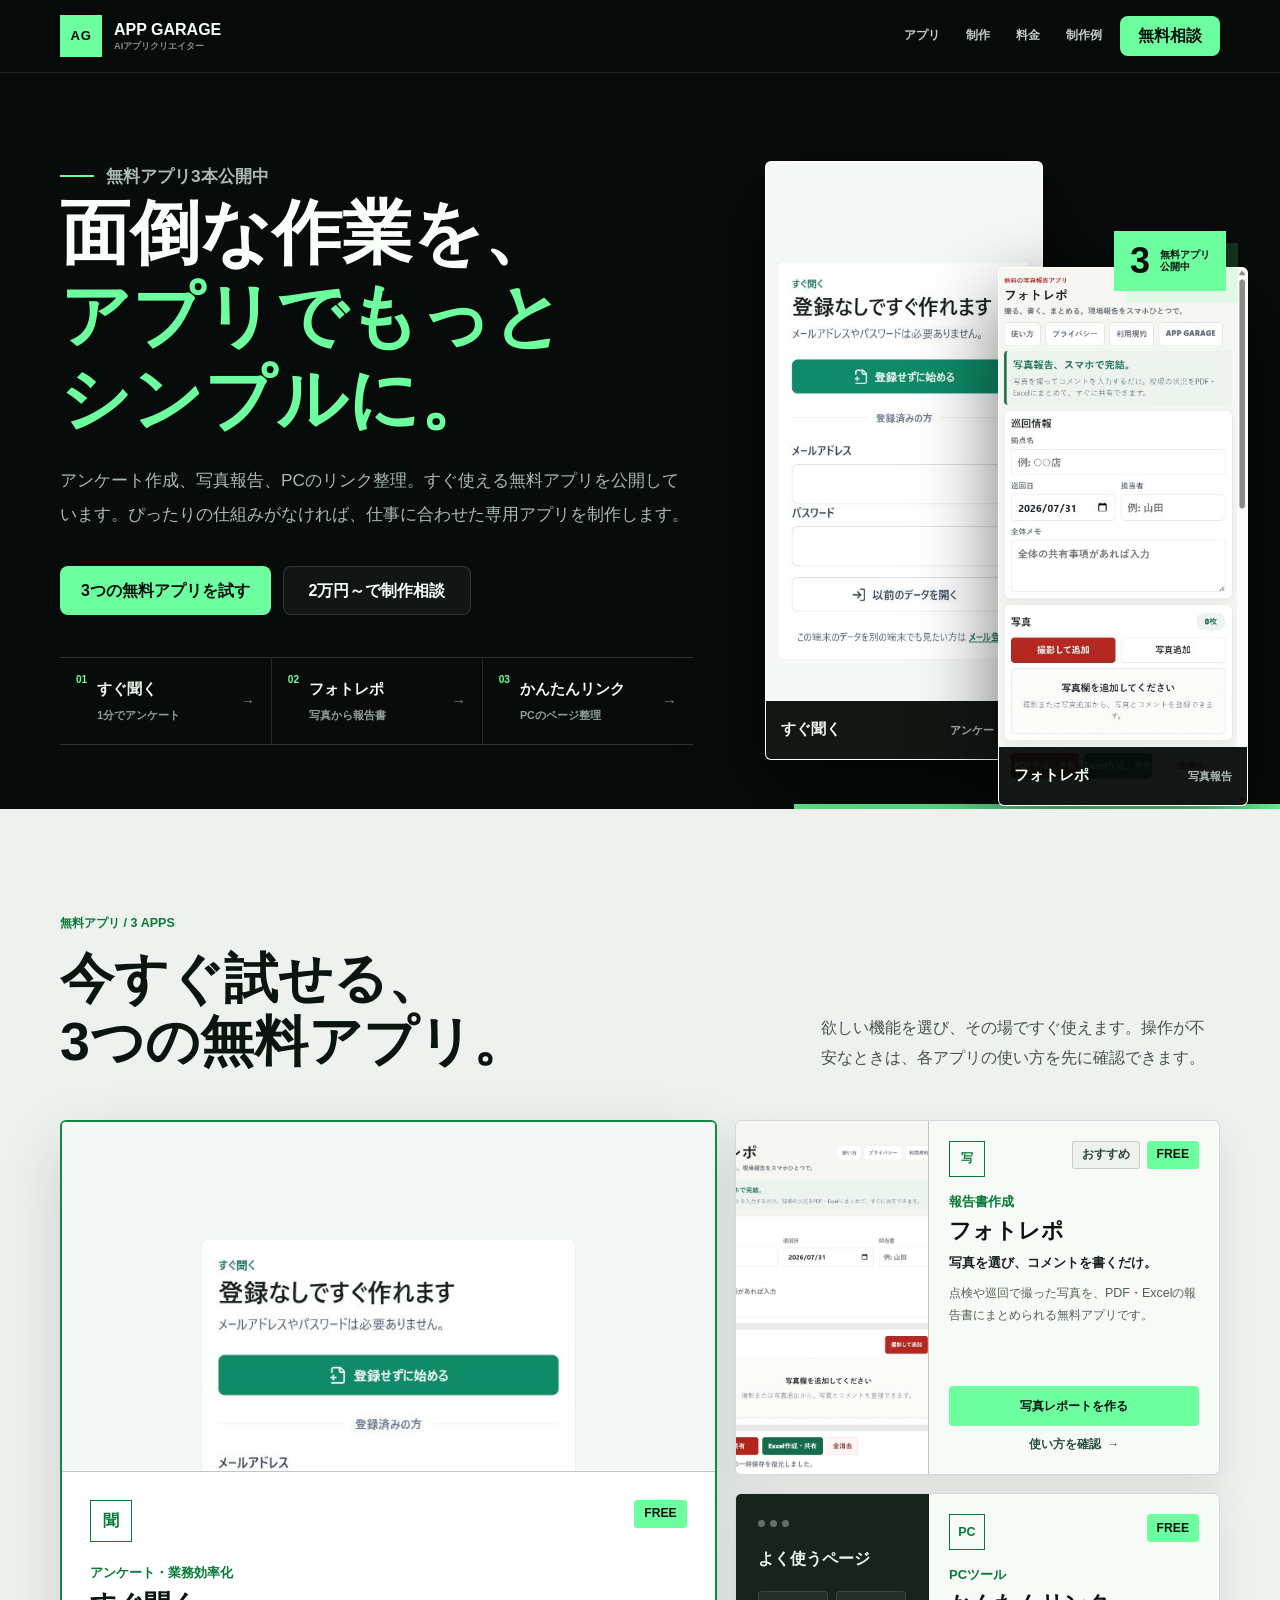
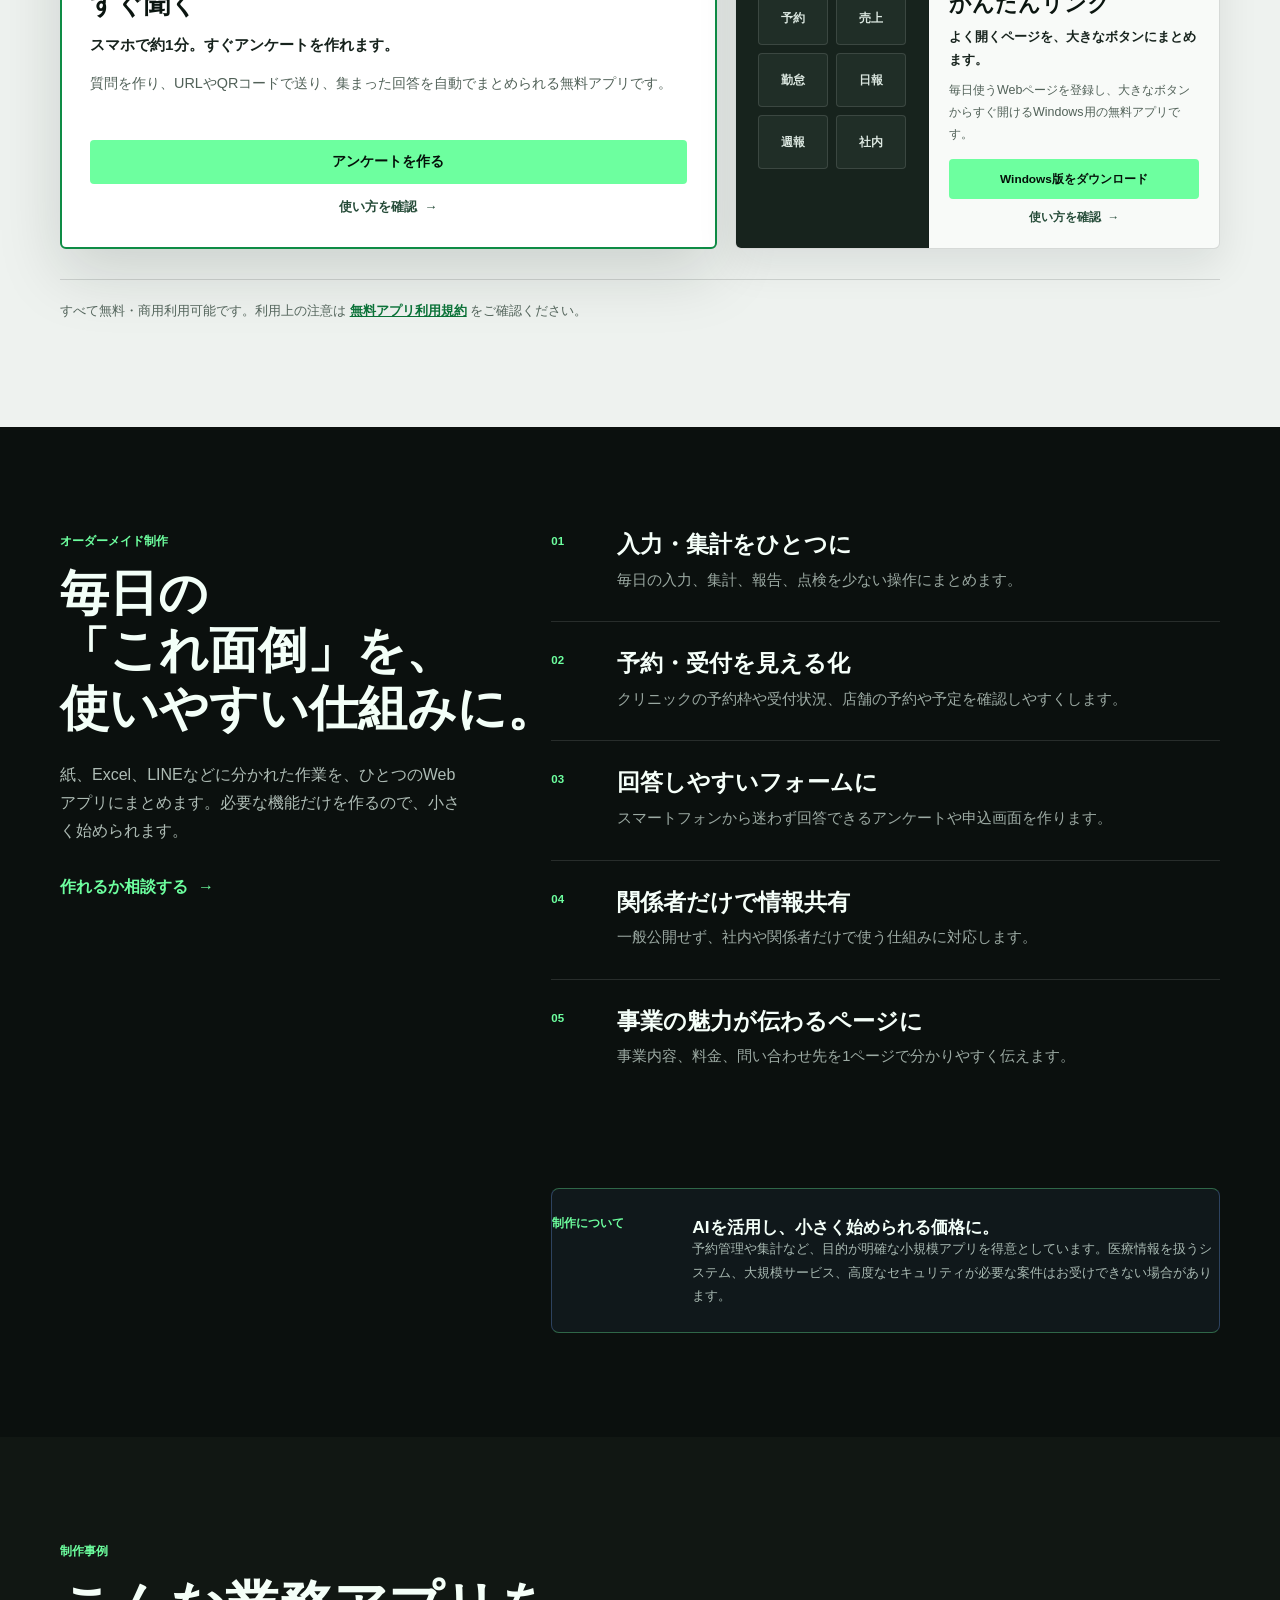
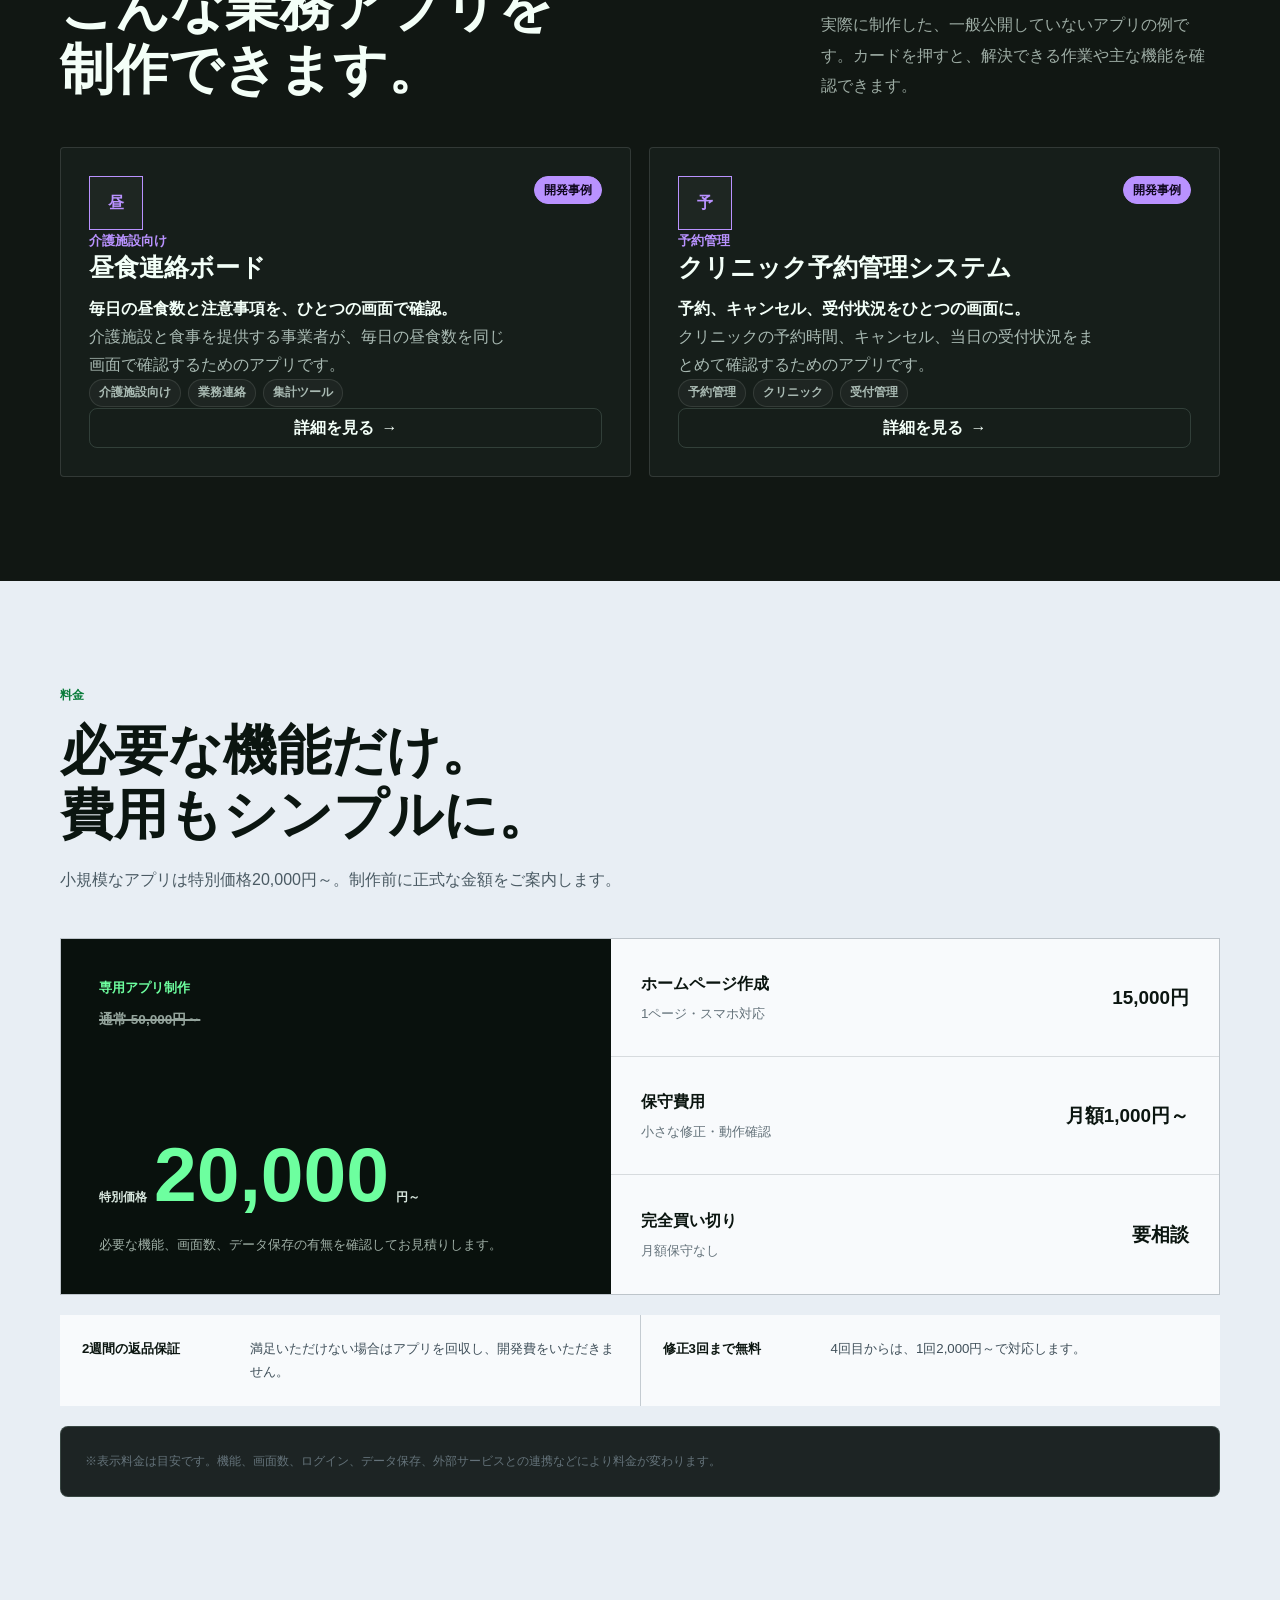
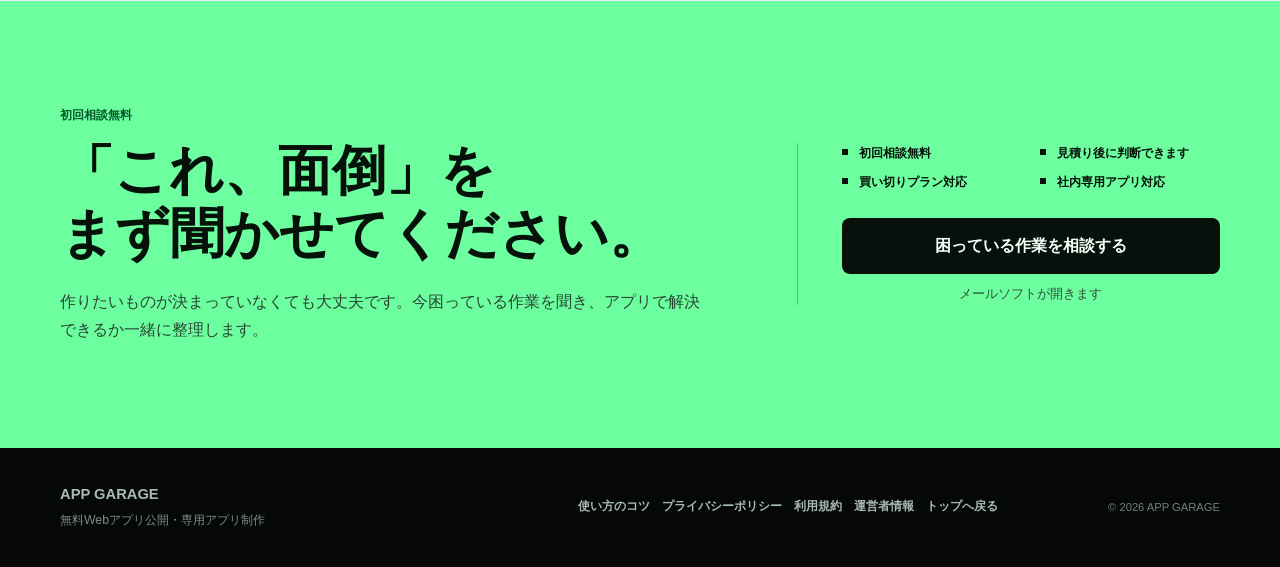
<file: index.html>
<!DOCTYPE html>
<html lang="ja">
  <head>
    <meta charset="utf-8">
    <meta name="viewport" content="width=device-width, initial-scale=1">
    <title>APP GARAGE｜無料アプリ公開・オリジナルアプリ開発</title>
    <meta
      name="description"
      content="AIアプリクリエイターが、スマートフォンですぐ使える無料Webアプリを公開しています。企業、店舗、介護施設、クリニック、個人事業主向けの専用アプリ開発やホームページ作成にも対応します。"
    >
    <meta property="og:type" content="website">
    <meta property="og:title" content="APP GARAGE｜無料アプリ公開・オリジナルアプリ開発">
    <meta
      property="og:description"
      content="無料Webアプリの公開と、企業・店舗・介護施設・クリニック・個人事業主向けの専用アプリ開発に対応しています。"
    >
    <meta property="og:site_name" content="APP GARAGE">
    <meta name="theme-color" content="#050807">
    <meta name="google-adsense-account" content="ca-pub-1847456128680028">
    <link rel="canonical" href="https://app-garage.pages.dev/">
    <link rel="icon" href="assets/icons/favicon.svg" type="image/svg+xml">
    <link rel="stylesheet" href="styles.css?v=20260731-impact">
    <script src="js/app-data.js?v=20260731-impact" defer></script>
    <script src="script.js?v=20260731-impact" defer></script>
    <script type="application/ld+json">
      {
        "@context": "https://schema.org",
        "@type": "WebSite",
        "name": "APP GARAGE",
        "url": "https://app-garage.pages.dev/",
        "description": "無料Webアプリの公開と、企業・店舗・施設・個人事業主向けのオリジナルアプリ開発を行っています。",
        "publisher": {
          "@type": "Organization",
          "name": "APP GARAGE",
          "url": "https://app-garage.pages.dev/",
          "email": "maruw@outlook.jp"
        }
      }
    </script>
  </head>
  <body class="home-page">
    <a class="skip-link" href="#main">本文へ移動</a>

    <header class="site-header" aria-label="サイトヘッダー">
      <div class="header-inner">
        <a class="brand" href="#top" aria-label="APP GARAGEトップへ">
          <span class="brand-mark" aria-hidden="true">AG</span>
          <span class="brand-lockup">
            <span class="brand-text" data-site-name>APP GARAGE</span>
            <small>AIアプリクリエイター</small>
          </span>
        </a>

        <nav class="site-nav" aria-label="メインメニュー">
          <a href="#free-apps">アプリ</a>
          <a href="#service">制作</a>
          <a href="#pricing">料金</a>
          <a href="#case-studies">制作例</a>
        </nav>

        <a class="nav-button" href="#contact">無料相談</a>
      </div>
    </header>

    <main id="main">
      <section class="home-hero" id="top" aria-labelledby="hero-title">
        <div class="home-hero-inner section-shell">
          <div class="hero-copy reveal">
            <p class="hero-eyebrow"><span aria-hidden="true"></span>無料アプリ3本公開中</p>
            <h1 id="hero-title">面倒な作業を、<br><em>アプリでもっと<br>シンプルに。</em></h1>
            <p class="hero-lead">
              アンケート作成、写真報告、PCのリンク整理。すぐ使える無料アプリを公開しています。ぴったりの仕組みがなければ、仕事に合わせた専用アプリを制作します。
            </p>
            <div class="hero-actions" role="group" aria-label="主要リンク">
              <a class="button button-primary" href="#free-apps">3つの無料アプリを試す</a>
              <a class="button button-secondary" href="#contact">2万円～で制作相談</a>
            </div>
            <nav class="hero-app-rail" id="heroAppRail" aria-label="公開中の無料アプリ"></nav>
          </div>

          <div class="hero-gallery reveal">
            <figure class="hero-screen hero-screen-main">
              <img
                src="assets/images/sugukiku-home.png"
                alt="無料アンケートアプリ「すぐ聞く」の登録画面"
                width="390"
                height="844"
              >
              <figcaption><strong>すぐ聞く</strong><span>アンケート作成</span></figcaption>
            </figure>
            <figure class="hero-screen hero-screen-sub">
              <img
                src="assets/images/photorepo-home.png"
                alt="写真付き報告書アプリ「フォトレポ」の入力画面"
                width="390"
                height="844"
              >
              <figcaption><strong>フォトレポ</strong><span>写真報告</span></figcaption>
            </figure>
            <p class="hero-gallery-label"><strong>3</strong><span>無料アプリ<br>公開中</span></p>
          </div>
        </div>
      </section>

      <section class="home-apps" id="free-apps" aria-labelledby="free-title">
        <div class="section-shell">
          <div class="home-section-heading reveal">
            <div>
              <p class="section-kicker">無料アプリ / 3 APPS</p>
              <h2 id="free-title">今すぐ試せる、<br>3つの無料アプリ。</h2>
            </div>
            <p>
              欲しい機能を選び、その場ですぐ使えます。操作が不安なときは、各アプリの使い方を先に確認できます。
            </p>
          </div>
          <div class="free-app-grid" id="freeAppGrid" aria-live="polite"></div>
          <p class="free-use-note reveal">
            すべて無料・商用利用可能です。利用上の注意は
            <a href="terms.html">無料アプリ利用規約</a>
            をご確認ください。
          </p>
        </div>
      </section>

      <section class="home-service" id="service" aria-labelledby="service-title">
        <div class="section-shell">
          <div class="service-intro reveal">
            <p class="section-kicker">オーダーメイド制作</p>
            <h2 id="service-title">毎日の「これ面倒」を、<br>使いやすい仕組みに。</h2>
            <p>
              紙、Excel、LINEなどに分かれた作業を、ひとつのWebアプリにまとめます。必要な機能だけを作るので、小さく始められます。
            </p>
            <a class="text-link" href="#contact">作れるか相談する <span aria-hidden="true">→</span></a>
          </div>

          <ol class="service-menu" aria-label="制作できるもの">
            <li class="reveal">
              <span>01</span>
              <div>
                <h3>入力・集計をひとつに</h3>
                <p>毎日の入力、集計、報告、点検を少ない操作にまとめます。</p>
              </div>
            </li>
            <li class="reveal">
              <span>02</span>
              <div>
                <h3>予約・受付を見える化</h3>
                <p>クリニックの予約枠や受付状況、店舗の予約や予定を確認しやすくします。</p>
              </div>
            </li>
            <li class="reveal">
              <span>03</span>
              <div>
                <h3>回答しやすいフォームに</h3>
                <p>スマートフォンから迷わず回答できるアンケートや申込画面を作ります。</p>
              </div>
            </li>
            <li class="reveal">
              <span>04</span>
              <div>
                <h3>関係者だけで情報共有</h3>
                <p>一般公開せず、社内や関係者だけで使う仕組みに対応します。</p>
              </div>
            </li>
            <li class="reveal">
              <span>05</span>
              <div>
                <h3>事業の魅力が伝わるページに</h3>
                <p>事業内容、料金、問い合わせ先を1ページで分かりやすく伝えます。</p>
              </div>
            </li>
          </ol>

          <aside class="scope-note reveal" aria-labelledby="scope-title">
            <p class="scope-label">制作について</p>
            <div>
              <h3 id="scope-title">AIを活用し、小さく始められる価格に。</h3>
              <p>
                予約管理や集計など、目的が明確な小規模アプリを得意としています。医療情報を扱うシステム、大規模サービス、高度なセキュリティが必要な案件はお受けできない場合があります。
              </p>
            </div>
          </aside>
        </div>
      </section>

      <section class="home-cases apps-section" id="case-studies" aria-labelledby="case-title">
        <div class="section-shell">
          <div class="home-section-heading reveal">
            <div>
              <p class="section-kicker">制作事例</p>
              <h2 id="case-title">こんな業務アプリを<br>制作できます。</h2>
            </div>
            <p>
              実際に制作した、一般公開していないアプリの例です。カードを押すと、解決できる作業や主な機能を確認できます。
            </p>
          </div>
          <div class="case-grid" id="caseStudyGrid" aria-live="polite"></div>
        </div>
      </section>

      <section class="home-pricing" id="pricing" aria-labelledby="pricing-title">
        <div class="section-shell">
          <div class="pricing-heading reveal">
            <p class="section-kicker">料金</p>
            <h2 id="pricing-title"><span>必要な機能だけ。</span> <span>費用もシンプルに。</span></h2>
            <p>小規模なアプリは特別価格20,000円～。制作前に正式な金額をご案内します。</p>
          </div>

          <div class="pricing-layout">
            <article class="price-main reveal">
              <div>
                <p>専用アプリ制作</p>
                <span class="regular-price">通常 50,000円～</span>
              </div>
              <strong><small>特別価格</small>20,000<small>円～</small></strong>
              <p>必要な機能、画面数、データ保存の有無を確認してお見積りします。</p>
            </article>

            <div class="price-list reveal">
              <article>
                <div><span>ホームページ作成</span><small>1ページ・スマホ対応</small></div>
                <strong>15,000円</strong>
              </article>
              <article>
                <div><span>保守費用</span><small>小さな修正・動作確認</small></div>
                <strong>月額1,000円～</strong>
              </article>
              <article>
                <div><span>完全買い切り</span><small>月額保守なし</small></div>
                <strong>要相談</strong>
              </article>
            </div>
          </div>

          <div class="price-assurance reveal">
            <p><strong>2週間の返品保証</strong><span>満足いただけない場合はアプリを回収し、開発費をいただきません。</span></p>
            <p><strong>修正3回まで無料</strong><span>4回目からは、1回2,000円～で対応します。</span></p>
          </div>
          <p class="price-note reveal">
            ※表示料金は目安です。機能、画面数、ログイン、データ保存、外部サービスとの連携などにより料金が変わります。
          </p>
        </div>
      </section>

      <section class="home-contact" id="contact" aria-labelledby="contact-title">
        <div class="section-shell contact-layout">
          <div class="reveal">
            <p class="section-kicker">初回相談無料</p>
            <h2 id="contact-title">「これ、面倒」を<br>まず聞かせてください。</h2>
            <p>
              作りたいものが決まっていなくても大丈夫です。今困っている作業を聞き、アプリで解決できるか一緒に整理します。
            </p>
          </div>
          <div class="contact-action reveal">
            <ul>
              <li>初回相談無料</li>
              <li>見積り後に判断できます</li>
              <li>買い切りプラン対応</li>
              <li>社内専用アプリ対応</li>
            </ul>
            <a class="button button-contact" href="#" data-contact-link>困っている作業を相談する</a>
            <small>メールソフトが開きます</small>
          </div>
        </div>
      </section>
    </main>

    <footer class="site-footer">
      <div class="footer-inner">
        <div>
          <p><strong data-site-name>APP GARAGE</strong></p>
          <small>無料Webアプリ公開・専用アプリ制作</small>
        </div>
        <nav class="footer-links" aria-label="フッターリンク">
          <a href="guides/">使い方のコツ</a>
          <a href="privacy.html">プライバシーポリシー</a>
          <a href="terms.html">利用規約</a>
          <a href="operator.html">運営者情報</a>
          <a class="top-link" href="#top">トップへ戻る</a>
        </nav>
        <p class="footer-copy">&copy; <span id="copyrightYear">2026</span> <span data-site-name>APP GARAGE</span></p>
      </div>
    </footer>

    <div class="modal" id="appModal" hidden aria-hidden="true">
      <div class="modal-backdrop" data-modal-close></div>
      <section
        class="modal-panel"
        role="dialog"
        aria-modal="true"
        aria-labelledby="modalTitle"
        aria-describedby="modalDescription"
        tabindex="-1"
      >
        <button class="modal-close" type="button" aria-label="詳細を閉じる" data-modal-close>×</button>
        <div class="modal-heading">
          <span class="modal-icon" id="modalIcon" aria-hidden="true">AG</span>
          <div>
            <p class="modal-category" id="modalCategory">カテゴリ</p>
            <h2 id="modalTitle">アプリ名</h2>
          </div>
        </div>
        <p class="status-pill" id="modalStatus">開発事例</p>
        <p id="modalDescription"></p>
        <div class="modal-usage" id="modalUsage" hidden></div>
        <div class="modal-free-terms" id="modalFreeTerms" hidden>
          <h3>無料アプリを使うときのお願い</h3>
          <ul>
            <li>無料で利用できます。仕事やお店での利用も可能です。</li>
            <li>利用中のトラブルやデータの損失について、APP GARAGEは補償できません。</li>
            <li>アプリを書き換えて配布・販売することはできません。</li>
            <li>ご自身が開発したものとして紹介・販売することはできません。</li>
            <li>機能追加や専用版をご希望の場合はお問い合わせください。</li>
          </ul>
        </div>
        <div class="modal-detail-grid" id="modalDetails"></div>
        <div class="modal-tags" id="modalTags"></div>
        <p class="case-note" id="caseNote" hidden>
          ※これは制作例です。現在は一般公開していません。同じような仕組みを、お客様の仕事に合わせて制作できます。
        </p>
        <a class="button button-primary modal-open-link" id="modalOpenLink" hidden></a>
      </section>
    </div>
  </body>
</html>
</file>
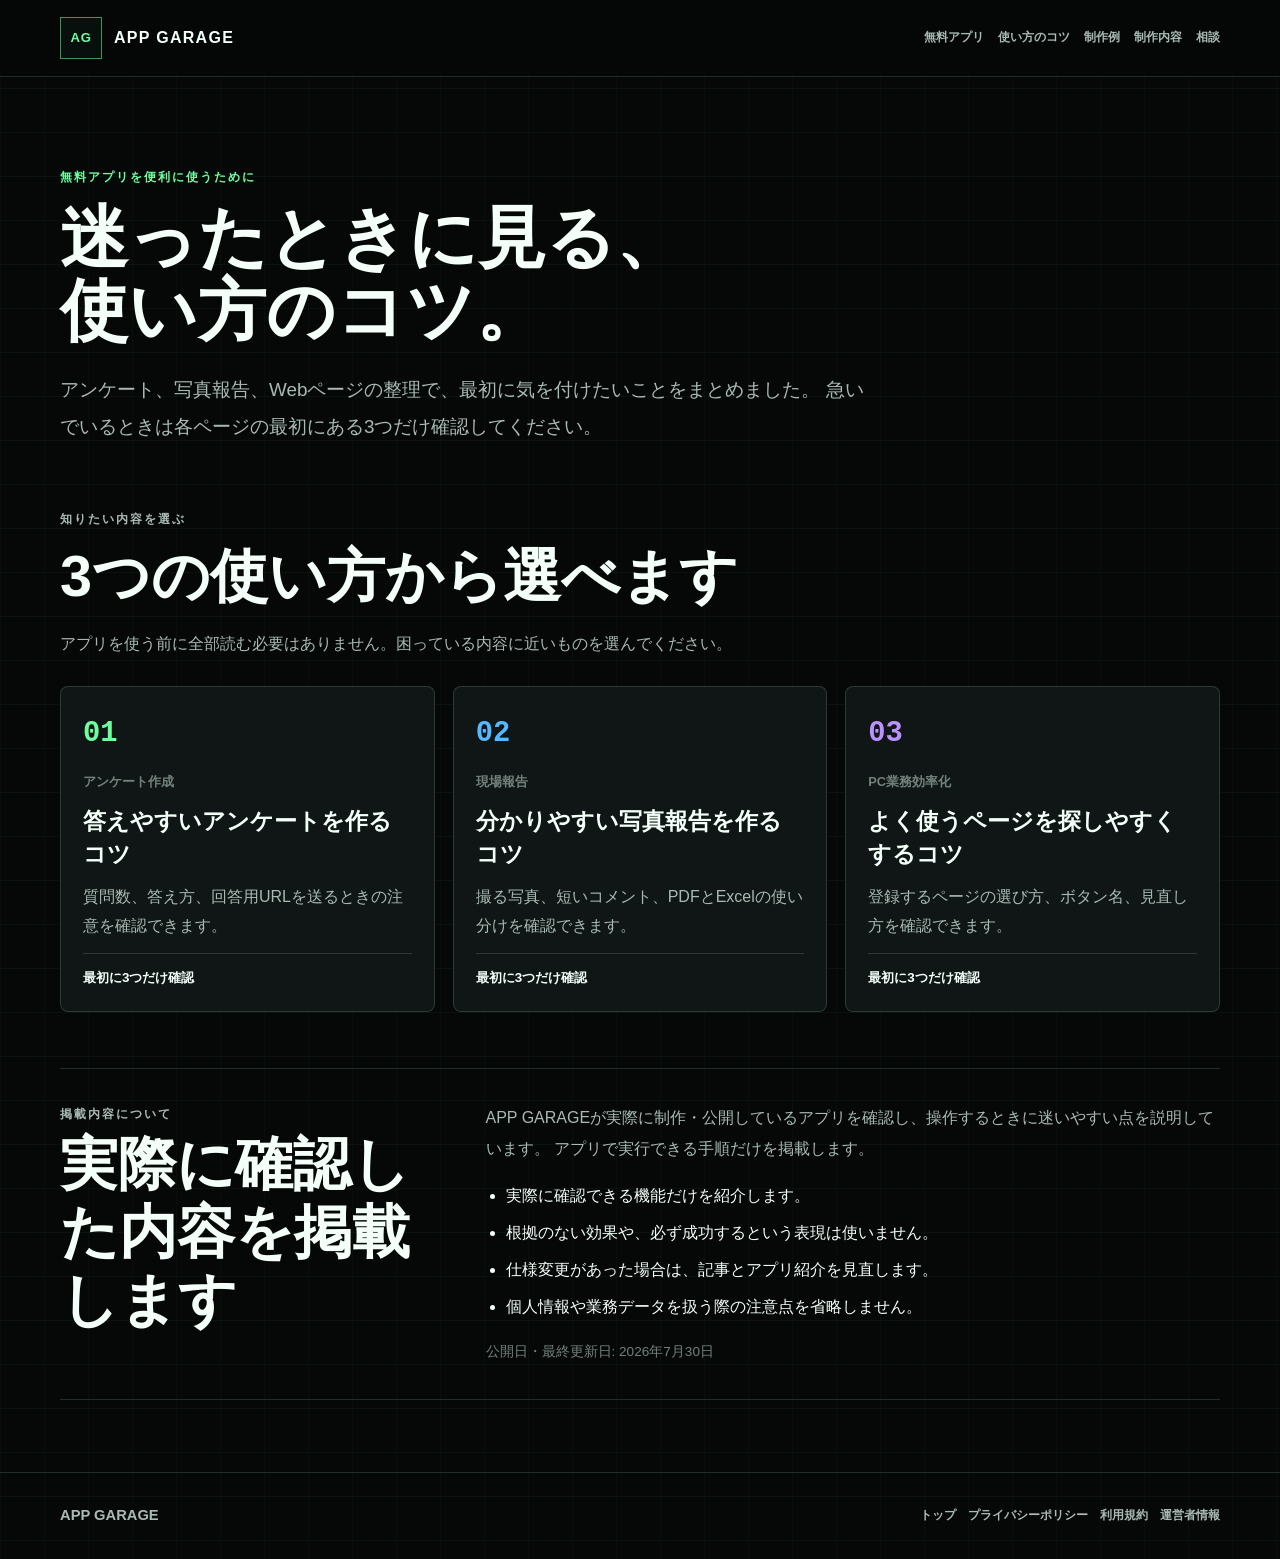
<file: guides/index.html>
<!DOCTYPE html>
<html lang="ja">
  <head>
    <meta charset="utf-8">
    <meta name="viewport" content="width=device-width, initial-scale=1">
    <title>無料アプリを便利に使うコツ｜APP GARAGE</title>
    <meta
      name="description"
      content="アンケート作成、写真報告、Webページ整理で迷いやすい点を、分かりやすく説明します。"
    >
    <meta property="og:type" content="website">
    <meta property="og:title" content="無料アプリを便利に使うコツ｜APP GARAGE">
    <meta
      property="og:description"
      content="無料アプリを仕事や日常で役立てるための、具体的な手順とチェックポイントをまとめています。"
    >
    <meta property="og:site_name" content="APP GARAGE">
    <meta name="theme-color" content="#050807">
    <meta name="google-adsense-account" content="ca-pub-1847456128680028">
    <link rel="canonical" href="https://app-garage.pages.dev/guides/">
    <link rel="icon" href="../assets/icons/favicon.svg" type="image/svg+xml">
    <link rel="stylesheet" href="../styles.css?v=20260730-copy2">
    <script type="application/ld+json">
      {
        "@context": "https://schema.org",
        "@type": "CollectionPage",
        "name": "APP GARAGE 無料アプリを便利に使うコツ",
        "description": "APP GARAGEが開発した無料アプリを仕事や日常で活用するためのオリジナルガイドです。",
        "url": "https://app-garage.pages.dev/guides/",
        "publisher": {
          "@type": "Organization",
          "name": "APP GARAGE",
          "url": "https://app-garage.pages.dev/"
        }
      }
    </script>
  </head>
  <body>
    <a class="skip-link" href="#main">本文へ移動</a>

    <header class="site-header" aria-label="サイトヘッダー">
      <div class="header-inner">
        <a class="brand" href="../">
          <span class="brand-mark" aria-hidden="true">AG</span>
          <span class="brand-text">APP GARAGE</span>
        </a>
        <nav class="site-nav" aria-label="メインメニュー">
          <a href="../#free-apps">無料アプリ</a>
          <a href="./" aria-current="page">使い方のコツ</a>
          <a href="../#case-studies">制作例</a>
          <a href="../#service">制作内容</a>
          <a href="../#contact">相談</a>
        </nav>
      </div>
    </header>

    <main id="main" class="guide-page section-shell">
      <section class="guide-hub-hero">
        <p class="section-kicker">無料アプリを便利に使うために</p>
        <h1>迷ったときに見る、<br>使い方のコツ。</h1>
        <p>
          アンケート、写真報告、Webページの整理で、最初に気を付けたいことをまとめました。
          急いでいるときは各ページの最初にある3つだけ確認してください。
        </p>
      </section>

      <section aria-labelledby="guide-list-title">
        <div class="section-heading">
          <p class="section-kicker">知りたい内容を選ぶ</p>
          <h2 id="guide-list-title">3つの使い方から選べます</h2>
          <p>アプリを使う前に全部読む必要はありません。困っている内容に近いものを選んでください。</p>
        </div>

        <div class="guide-grid">
          <a class="guide-card" href="./smart-survey.html">
            <span class="guide-number">01</span>
            <p class="guide-category">アンケート作成</p>
            <h2>答えやすいアンケートを作るコツ</h2>
            <p>質問数、答え方、回答用URLを送るときの注意を確認できます。</p>
            <span class="guide-read">最初に3つだけ確認</span>
          </a>

          <a class="guide-card" href="./photo-report.html">
            <span class="guide-number">02</span>
            <p class="guide-category">現場報告</p>
            <h2>分かりやすい写真報告を作るコツ</h2>
            <p>撮る写真、短いコメント、PDFとExcelの使い分けを確認できます。</p>
            <span class="guide-read">最初に3つだけ確認</span>
          </a>

          <a class="guide-card" href="./pc-shortcuts.html">
            <span class="guide-number">03</span>
            <p class="guide-category">PC業務効率化</p>
            <h2>よく使うページを探しやすくするコツ</h2>
            <p>登録するページの選び方、ボタン名、見直し方を確認できます。</p>
            <span class="guide-read">最初に3つだけ確認</span>
          </a>
        </div>
      </section>

      <section class="editorial-note" aria-labelledby="editorial-title">
        <div>
          <p class="section-kicker">掲載内容について</p>
          <h2 id="editorial-title">実際に確認した内容を掲載します</h2>
        </div>
        <div>
          <p>
            APP GARAGEが実際に制作・公開しているアプリを確認し、操作するときに迷いやすい点を説明しています。
            アプリで実行できる手順だけを掲載します。
          </p>
          <ul>
            <li>実際に確認できる機能だけを紹介します。</li>
            <li>根拠のない効果や、必ず成功するという表現は使いません。</li>
            <li>仕様変更があった場合は、記事とアプリ紹介を見直します。</li>
            <li>個人情報や業務データを扱う際の注意点を省略しません。</li>
          </ul>
          <p class="guide-updated">公開日・最終更新日: 2026年7月30日</p>
        </div>
      </section>
    </main>

    <footer class="site-footer">
      <div class="footer-inner">
        <p><strong>APP GARAGE</strong></p>
        <nav class="footer-links" aria-label="フッターリンク">
          <a href="../">トップ</a>
          <a href="../privacy.html">プライバシーポリシー</a>
          <a href="../terms.html">利用規約</a>
          <a href="../operator.html">運営者情報</a>
        </nav>
      </div>
    </footer>
  </body>
</html>
</file>
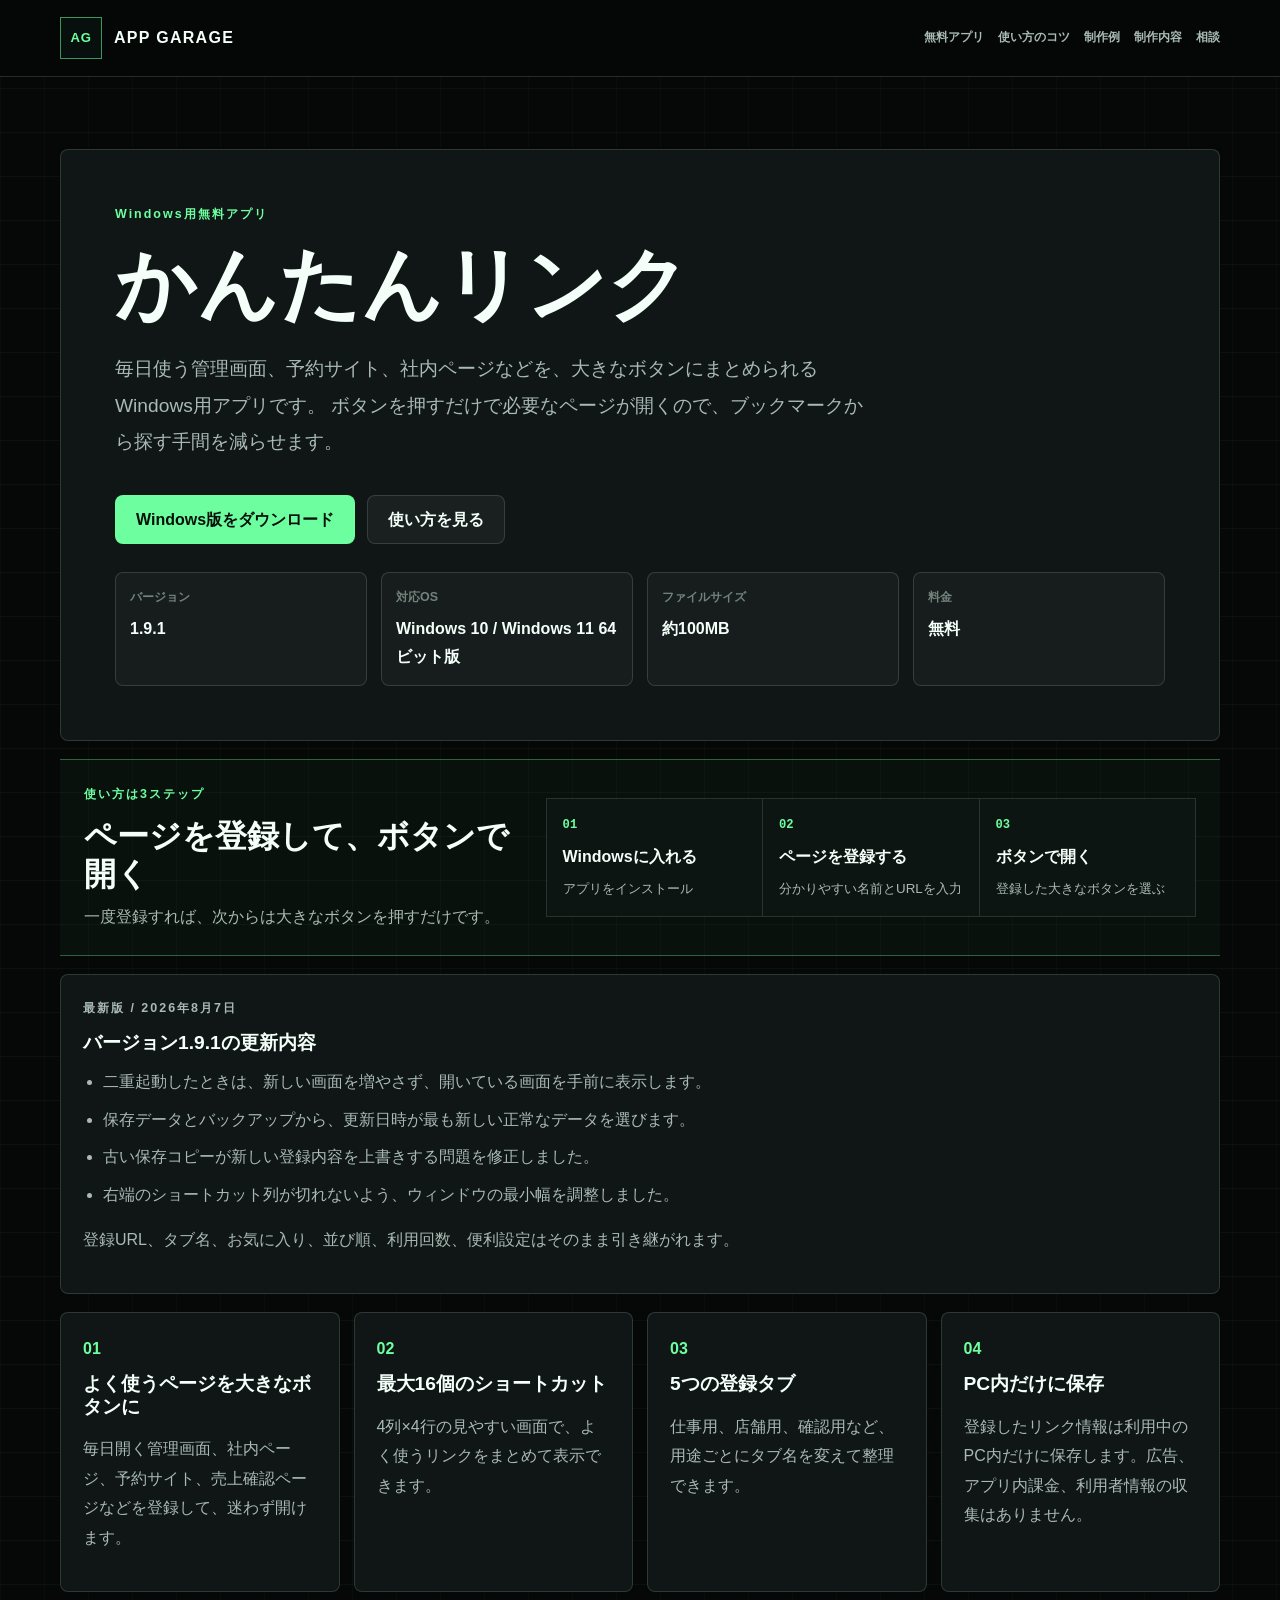
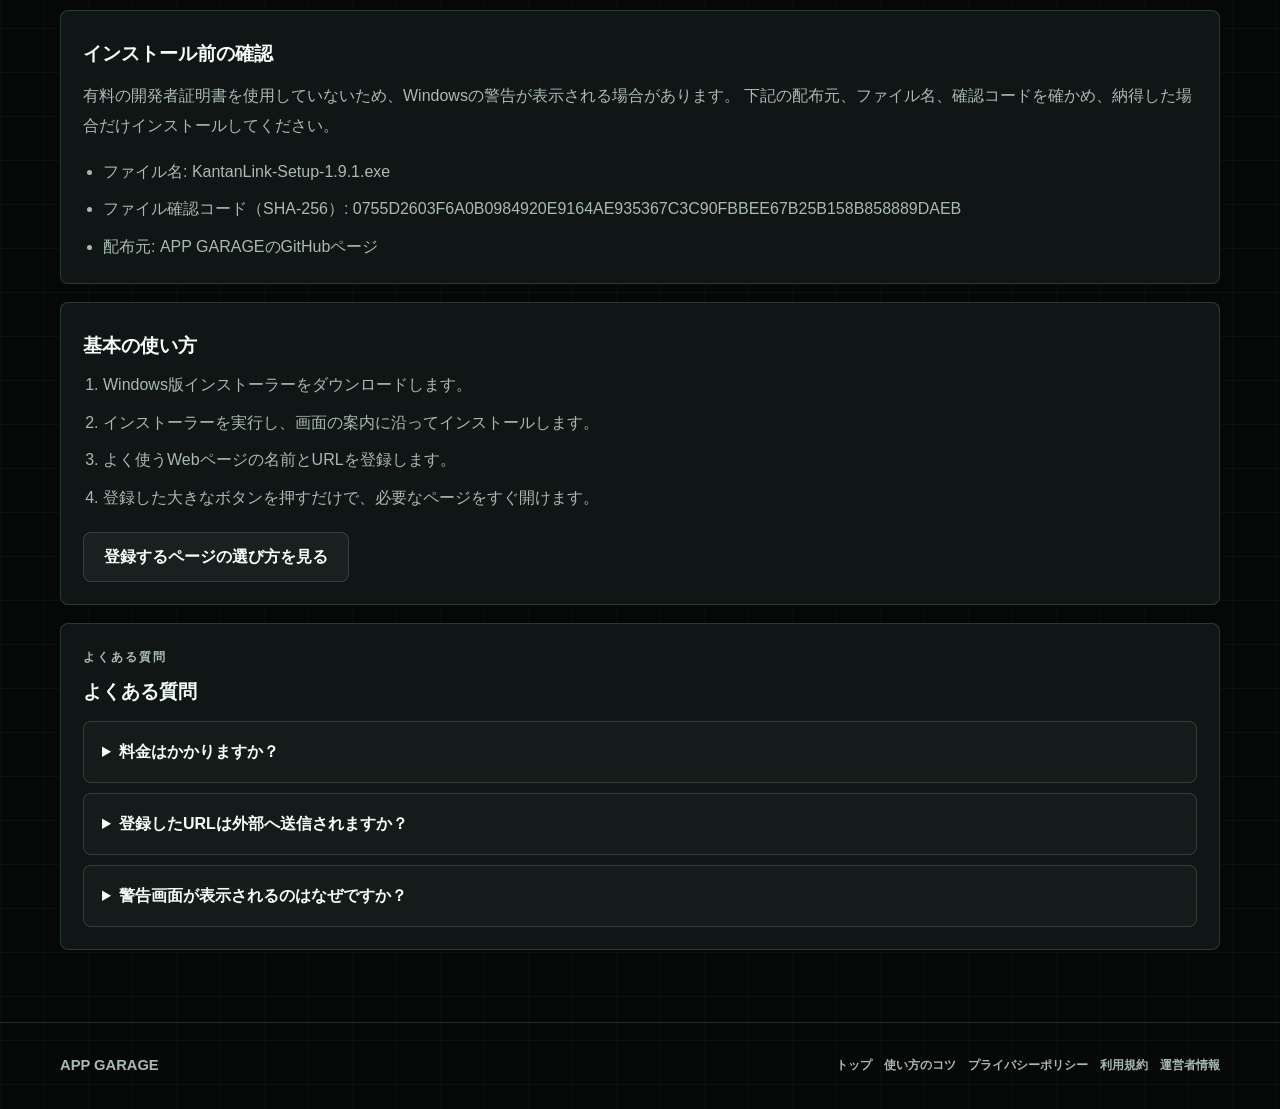
<file: kantanlink/index.html>
<!DOCTYPE html>
<html lang="ja">
  <head>
    <meta charset="utf-8">
    <meta name="viewport" content="width=device-width, initial-scale=1">
    <title>かんたんリンク｜PC用ショートカットアプリ</title>
    <meta
      name="description"
      content="よく使うWebページを、大きく見やすいボタンからすぐ開けるWindows用の無料ショートカットアプリです。Windows 10 / 11に対応しています。"
    >
    <meta property="og:type" content="website">
    <meta property="og:title" content="かんたんリンク｜PC用ショートカットアプリ">
    <meta property="og:description" content="よく使うWebページを大きなボタンからすぐ開ける、Windows用の無料ショートカットアプリです。">
    <meta property="og:site_name" content="APP GARAGE">
    <meta name="theme-color" content="#050807">
    <meta name="google-adsense-account" content="ca-pub-1847456128680028">
    <link rel="canonical" href="https://app-garage.pages.dev/kantanlink/">
    <link rel="icon" href="../assets/icons/favicon.svg" type="image/svg+xml">
    <link rel="stylesheet" href="../styles.css?v=20260730-copy2">
    <script type="application/ld+json">
      {
        "@context": "https://schema.org",
        "@type": "SoftwareApplication",
        "name": "かんたんリンク",
        "description": "よく使うWebページを大きなボタンから開けるWindows用の無料ショートカットアプリです。",
        "url": "https://app-garage.pages.dev/kantanlink/",
        "downloadUrl": "https://github.com/maruw501/app-garage/releases/download/kantanlink-v1.9.1/KantanLink-Setup-1.9.1.exe",
        "softwareVersion": "1.9.1",
        "dateModified": "2026-08-07",
        "releaseNotes": "https://github.com/maruw501/app-garage/releases/tag/kantanlink-v1.9.1",
        "applicationCategory": "UtilitiesApplication",
        "operatingSystem": "Windows 10, Windows 11",
        "offers": {
          "@type": "Offer",
          "price": "0",
          "priceCurrency": "JPY"
        },
        "publisher": {
          "@type": "Organization",
          "name": "APP GARAGE",
          "url": "https://app-garage.pages.dev/"
        }
      }
    </script>
  </head>
  <body>
    <a class="skip-link" href="#main">本文へ移動</a>

    <header class="site-header" aria-label="サイトヘッダー">
      <div class="header-inner">
        <a class="brand" href="../">
          <span class="brand-mark" aria-hidden="true">AG</span>
          <span class="brand-text">APP GARAGE</span>
        </a>
        <nav class="site-nav" aria-label="メインメニュー">
          <a href="../#free-apps">無料アプリ</a>
          <a href="../guides/">使い方のコツ</a>
          <a href="../#case-studies">制作例</a>
          <a href="../#service">制作内容</a>
          <a href="../#contact">相談</a>
        </nav>
      </div>
    </header>

    <main id="main" class="product-page section-shell">
      <section class="product-hero">
        <p class="section-kicker">Windows用無料アプリ</p>
        <h1>かんたんリンク</h1>
        <p class="product-lead">
          毎日使う管理画面、予約サイト、社内ページなどを、大きなボタンにまとめられるWindows用アプリです。
          ボタンを押すだけで必要なページが開くので、ブックマークから探す手間を減らせます。
        </p>
        <div class="hero-actions">
          <a
            class="button button-primary"
            href="https://github.com/maruw501/app-garage/releases/download/kantanlink-v1.9.1/KantanLink-Setup-1.9.1.exe"
          >
            Windows版をダウンロード
          </a>
          <a class="button button-secondary" href="#usage">使い方を見る</a>
        </div>
        <dl class="download-meta">
          <div>
            <dt>バージョン</dt>
            <dd>1.9.1</dd>
          </div>
          <div>
            <dt>対応OS</dt>
            <dd>Windows 10 / Windows 11 64ビット版</dd>
          </div>
          <div>
            <dt>ファイルサイズ</dt>
            <dd>約100MB</dd>
          </div>
          <div>
            <dt>料金</dt>
            <dd>無料</dd>
          </div>
        </dl>
      </section>

      <section class="product-quick-start" aria-labelledby="kantanlink-quick-title">
        <div>
          <p class="section-kicker">使い方は3ステップ</p>
          <h2 id="kantanlink-quick-title">ページを登録して、ボタンで開く</h2>
          <p>一度登録すれば、次からは大きなボタンを押すだけです。</p>
        </div>
        <ol>
          <li><span>01</span><strong>Windowsに入れる</strong><small>アプリをインストール</small></li>
          <li><span>02</span><strong>ページを登録する</strong><small>分かりやすい名前とURLを入力</small></li>
          <li><span>03</span><strong>ボタンで開く</strong><small>登録した大きなボタンを選ぶ</small></li>
        </ol>
      </section>

      <section class="product-detail-card" aria-labelledby="update-title">
        <p class="section-kicker">最新版 / 2026年8月7日</p>
        <h2 id="update-title">バージョン1.9.1の更新内容</h2>
        <ul>
          <li>二重起動したときは、新しい画面を増やさず、開いている画面を手前に表示します。</li>
          <li>保存データとバックアップから、更新日時が最も新しい正常なデータを選びます。</li>
          <li>古い保存コピーが新しい登録内容を上書きする問題を修正しました。</li>
          <li>右端のショートカット列が切れないよう、ウィンドウの最小幅を調整しました。</li>
        </ul>
        <p>登録URL、タブ名、お気に入り、並び順、利用回数、便利設定はそのまま引き継がれます。</p>
      </section>

      <section class="product-grid" aria-label="かんたんリンクの特徴">
        <article class="product-card">
          <span>01</span>
          <h2>よく使うページを大きなボタンに</h2>
          <p>毎日開く管理画面、社内ページ、予約サイト、売上確認ページなどを登録して、迷わず開けます。</p>
        </article>
        <article class="product-card">
          <span>02</span>
          <h2>最大16個のショートカット</h2>
          <p>4列×4行の見やすい画面で、よく使うリンクをまとめて表示できます。</p>
        </article>
        <article class="product-card">
          <span>03</span>
          <h2>5つの登録タブ</h2>
          <p>仕事用、店舗用、確認用など、用途ごとにタブ名を変えて整理できます。</p>
        </article>
        <article class="product-card">
          <span>04</span>
          <h2>PC内だけに保存</h2>
          <p>登録したリンク情報は利用中のPC内だけに保存します。広告、アプリ内課金、利用者情報の収集はありません。</p>
        </article>
      </section>

      <section class="product-detail-card" aria-labelledby="install-title">
        <h2 id="install-title">インストール前の確認</h2>
        <p>
          有料の開発者証明書を使用していないため、Windowsの警告が表示される場合があります。
          下記の配布元、ファイル名、確認コードを確かめ、納得した場合だけインストールしてください。
        </p>
        <ul>
          <li>ファイル名: KantanLink-Setup-1.9.1.exe</li>
          <li>ファイル確認コード（SHA-256）: 0755D2603F6A0B0984920E9164AE935367C3C90FBBEE67B25B158B858889DAEB</li>
          <li>配布元: APP GARAGEのGitHubページ</li>
        </ul>
      </section>

      <section class="product-detail-card" id="usage" aria-labelledby="usage-title">
        <h2 id="usage-title">基本の使い方</h2>
        <ol>
          <li>Windows版インストーラーをダウンロードします。</li>
          <li>インストーラーを実行し、画面の案内に沿ってインストールします。</li>
          <li>よく使うWebページの名前とURLを登録します。</li>
          <li>登録した大きなボタンを押すだけで、必要なページをすぐ開けます。</li>
        </ol>
        <div class="info-actions">
          <a class="button button-secondary" href="../guides/pc-shortcuts.html">登録するページの選び方を見る</a>
        </div>
      </section>

      <section class="product-detail-card" aria-labelledby="kantanlink-faq-title">
        <p class="section-kicker">よくある質問</p>
        <h2 id="kantanlink-faq-title">よくある質問</h2>
        <div class="faq-list">
          <details>
            <summary>料金はかかりますか？</summary>
            <p>無料で利用できます。広告やアプリ内課金もありません。</p>
          </details>
          <details>
            <summary>登録したURLは外部へ送信されますか？</summary>
            <p>登録データは利用中のPC内へ保存され、APP GARAGEが収集する仕組みはありません。</p>
          </details>
          <details>
            <summary>警告画面が表示されるのはなぜですか？</summary>
            <p>有料の開発者証明書を使用していないためです。上に記載した配布元、ファイル名、確認コードを確かめ、納得した場合だけインストールしてください。</p>
          </details>
        </div>
      </section>
    </main>

    <footer class="site-footer">
      <div class="footer-inner">
        <p><strong>APP GARAGE</strong></p>
        <nav class="footer-links" aria-label="フッターリンク">
          <a href="../">トップ</a>
          <a href="../guides/">使い方のコツ</a>
          <a href="../privacy.html">プライバシーポリシー</a>
          <a href="../terms.html">利用規約</a>
          <a href="../operator.html">運営者情報</a>
        </nav>
      </div>
    </footer>
  </body>
</html>
</file>
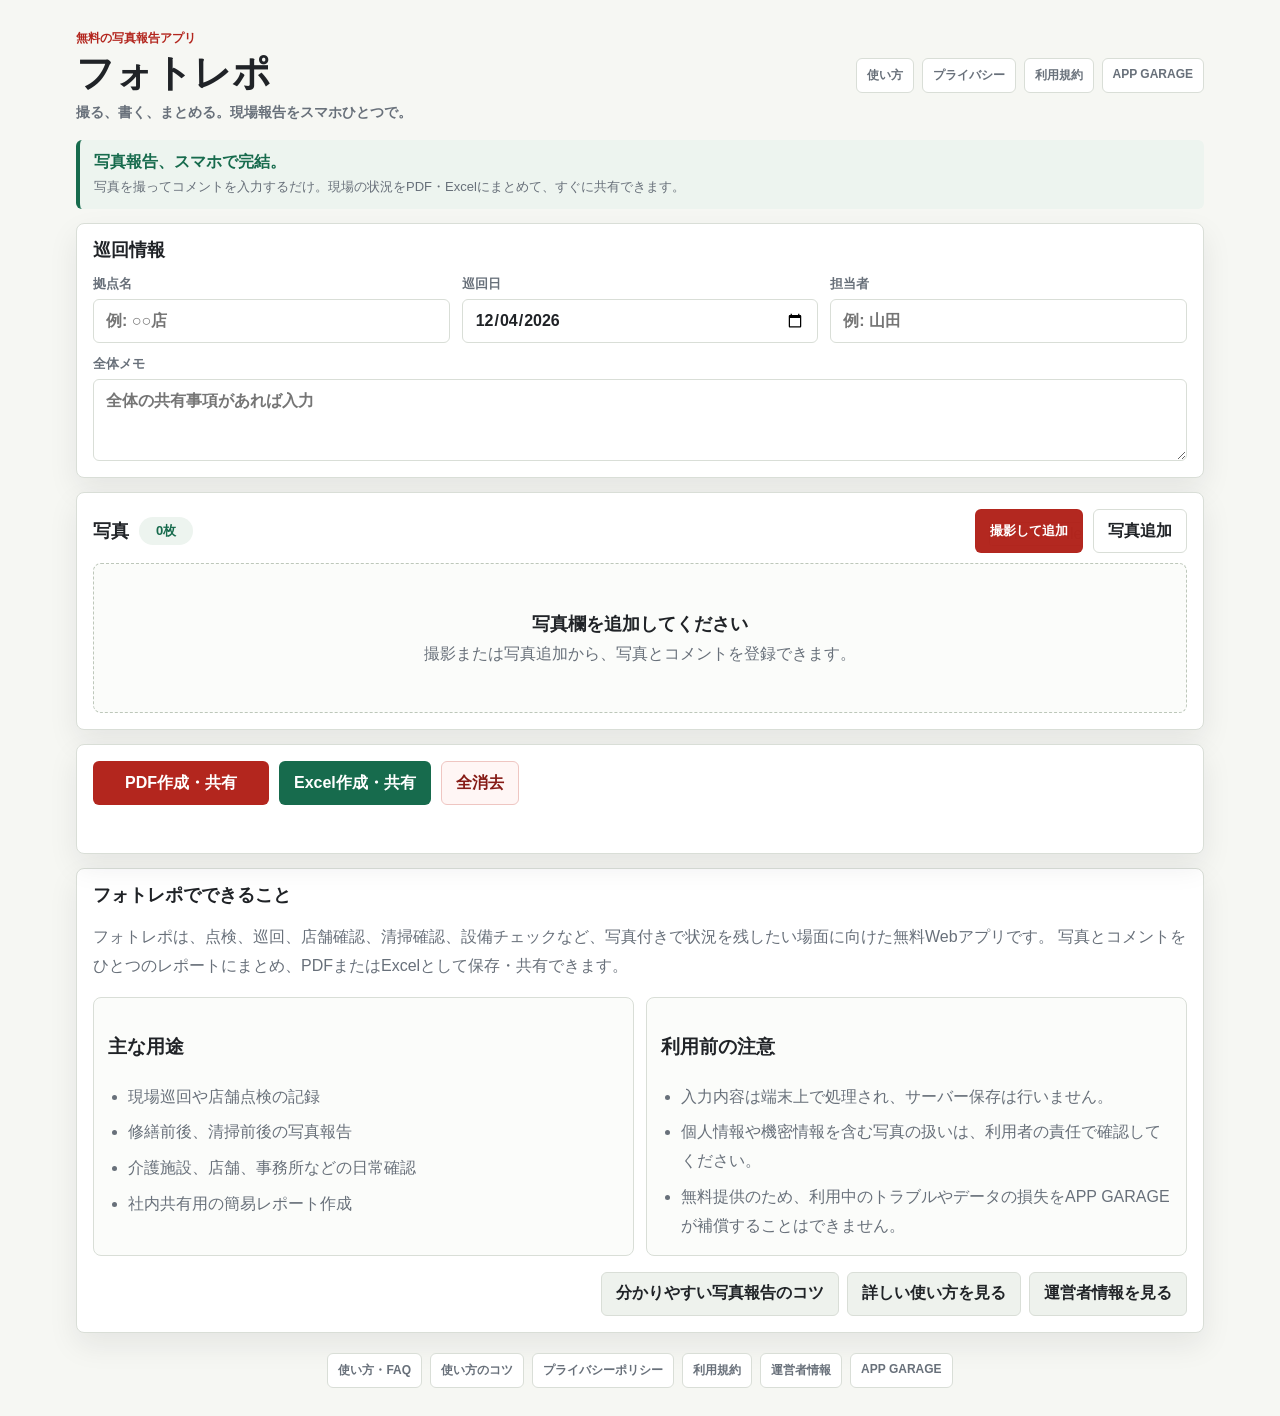
<file: photorepo/index.html>
<!DOCTYPE html>
<html lang="ja">
<head>
  <meta charset="utf-8">
  <meta name="viewport" content="width=device-width,initial-scale=1,viewport-fit=cover">
  <meta name="theme-color" content="#b3261e">
  <meta name="description" content="写真を撮ってコメントを入力するだけ。現場報告をPDF・Excelにまとめて共有できます。">
  <meta name="google-adsense-account" content="ca-pub-1847456128680028">
  <title>フォトレポ</title>
  <link rel="canonical" href="https://app-garage.pages.dev/photorepo/">
  <link rel="stylesheet" href="./styles.css?v=20260730-copy2">
  <script src="./ads.js?v=20260730-copy2" defer></script>
  <script type="application/ld+json">
    {
      "@context": "https://schema.org",
      "@type": "WebApplication",
      "name": "フォトレポ",
      "description": "写真とコメントから現場報告書を作成し、PDFまたはExcelで保存・共有できる無料Webアプリです。",
      "url": "https://app-garage.pages.dev/photorepo/",
      "applicationCategory": "BusinessApplication",
      "operatingSystem": "Web",
      "offers": {
        "@type": "Offer",
        "price": "0",
        "priceCurrency": "JPY"
      },
      "publisher": {
        "@type": "Organization",
        "name": "APP GARAGE",
        "url": "https://app-garage.pages.dev/"
      }
    }
  </script>
</head>
<body>
  <div class="app-shell">
    <header class="app-header">
      <div>
        <p class="eyebrow">無料の写真報告アプリ</p>
        <h1>フォトレポ</h1>
        <p class="tagline">撮る、書く、まとめる。現場報告をスマホひとつで。</p>
      </div>
      <nav class="app-nav" aria-label="フォトレポ関連リンク">
        <a href="./guide.html">使い方</a>
        <a href="../privacy.html">プライバシー</a>
        <a href="../terms.html">利用規約</a>
        <a href="../">APP GARAGE</a>
      </nav>
    </header>
    <main class="workspace">
      <section class="intro-copy" aria-label="アプリ紹介">
        <strong>写真報告、スマホで完結。</strong>
        <span>写真を撮ってコメントを入力するだけ。現場の状況をPDF・Excelにまとめて、すぐに共有できます。</span>
      </section>
      <aside class="ad-slot" id="adSlotTop" aria-label="ページ上部の広告"><span class="ad-label">広告</span><div class="ad-code-target" data-ad-slot="top">広告掲載スペース</div></aside>
      <section class="panel setup-panel" aria-label="巡回情報">
        <div class="panel-title"><h2>巡回情報</h2></div>
        <div class="form-grid">
          <label><span>拠点名</span><input id="storeName" type="text" autocomplete="organization" placeholder="例: ○○店"></label>
          <label><span>巡回日</span><input id="visitDate" type="date"></label>
          <label><span>担当者</span><input id="inspectorName" type="text" autocomplete="name" placeholder="例: 山田"></label>
        </div>
        <label class="wide-field"><span>全体メモ</span><textarea id="summaryNote" rows="3" placeholder="全体の共有事項があれば入力"></textarea></label>
      </section>
      <section class="panel photo-panel" aria-label="写真一覧">
        <div class="panel-title compact photo-title">
          <div class="photo-heading"><h2>写真</h2><span class="count-badge" id="photoCount">0枚</span></div>
          <div class="photo-actions">
            <label class="photo-action-button" id="cameraButton"><span>撮影して追加</span><input id="cameraInput" class="action-file-input" type="file" accept="image/*" capture="environment"></label>
            <button class="ghost-button photo-add-button" type="button" id="fileButton">写真追加</button>
          </div>
        </div>
        <div class="empty-state" id="emptyState"><strong>写真欄を追加してください</strong><span>撮影または写真追加から、写真とコメントを登録できます。</span></div>
        <div class="photo-grid" id="photoGrid"></div>
      </section>
      <section class="panel output-panel" aria-label="ファイル出力">
        <div class="output-actions">
          <button class="primary-button" type="button" id="pdfButton">PDF作成・共有</button>
          <button class="excel-button" type="button" id="excelButton">Excel作成・共有</button>
          <button class="danger-button" type="button" id="clearButton">全消去</button>
        </div>
        <p class="status-line" id="statusLine" role="status" aria-live="polite"></p>
        <div class="download-box hidden" id="downloadBox">
          <div><strong>PDF作成済み</strong><span>直接共有できない場合は、PDFを開いて保存してください。</span></div>
          <div class="download-actions"><a class="secondary-button" id="downloadLink" href="#" download>PDFを開く</a><button class="secondary-button" type="button" id="shareAgainButton">再共有</button></div>
        </div>
      </section>
      <section class="panel info-panel" aria-labelledby="aboutPhotoRepo">
        <h2 id="aboutPhotoRepo">フォトレポでできること</h2>
        <p>
          フォトレポは、点検、巡回、店舗確認、清掃確認、設備チェックなど、写真付きで状況を残したい場面に向けた無料Webアプリです。
          写真とコメントをひとつのレポートにまとめ、PDFまたはExcelとして保存・共有できます。
        </p>
        <div class="info-grid">
          <article>
            <h3>主な用途</h3>
            <ul>
              <li>現場巡回や店舗点検の記録</li>
              <li>修繕前後、清掃前後の写真報告</li>
              <li>介護施設、店舗、事務所などの日常確認</li>
              <li>社内共有用の簡易レポート作成</li>
            </ul>
          </article>
          <article>
            <h3>利用前の注意</h3>
            <ul>
              <li>入力内容は端末上で処理され、サーバー保存は行いません。</li>
              <li>個人情報や機密情報を含む写真の扱いは、利用者の責任で確認してください。</li>
              <li>無料提供のため、利用中のトラブルやデータの損失をAPP GARAGEが補償することはできません。</li>
            </ul>
          </article>
        </div>
        <div class="info-actions">
          <a class="secondary-button" href="../guides/photo-report.html">分かりやすい写真報告のコツ</a>
          <a class="secondary-button" href="./guide.html">詳しい使い方を見る</a>
          <a class="secondary-button" href="../operator.html">運営者情報を見る</a>
        </div>
      </section>
      <aside class="ad-slot" id="adSlotBottom" aria-label="ページ下部の広告"><span class="ad-label">広告</span><div class="ad-code-target" data-ad-slot="bottom">広告掲載スペース</div></aside>
    </main>
    <footer class="app-footer">
      <a href="./guide.html">使い方・FAQ</a>
      <a href="../guides/">使い方のコツ</a>
      <a href="../privacy.html">プライバシーポリシー</a>
      <a href="../terms.html">利用規約</a>
      <a href="../operator.html">運営者情報</a>
      <a href="../">APP GARAGE</a>
    </footer>
  </div>
  <script src="./app.js"></script>
</body>
</html>
</file>
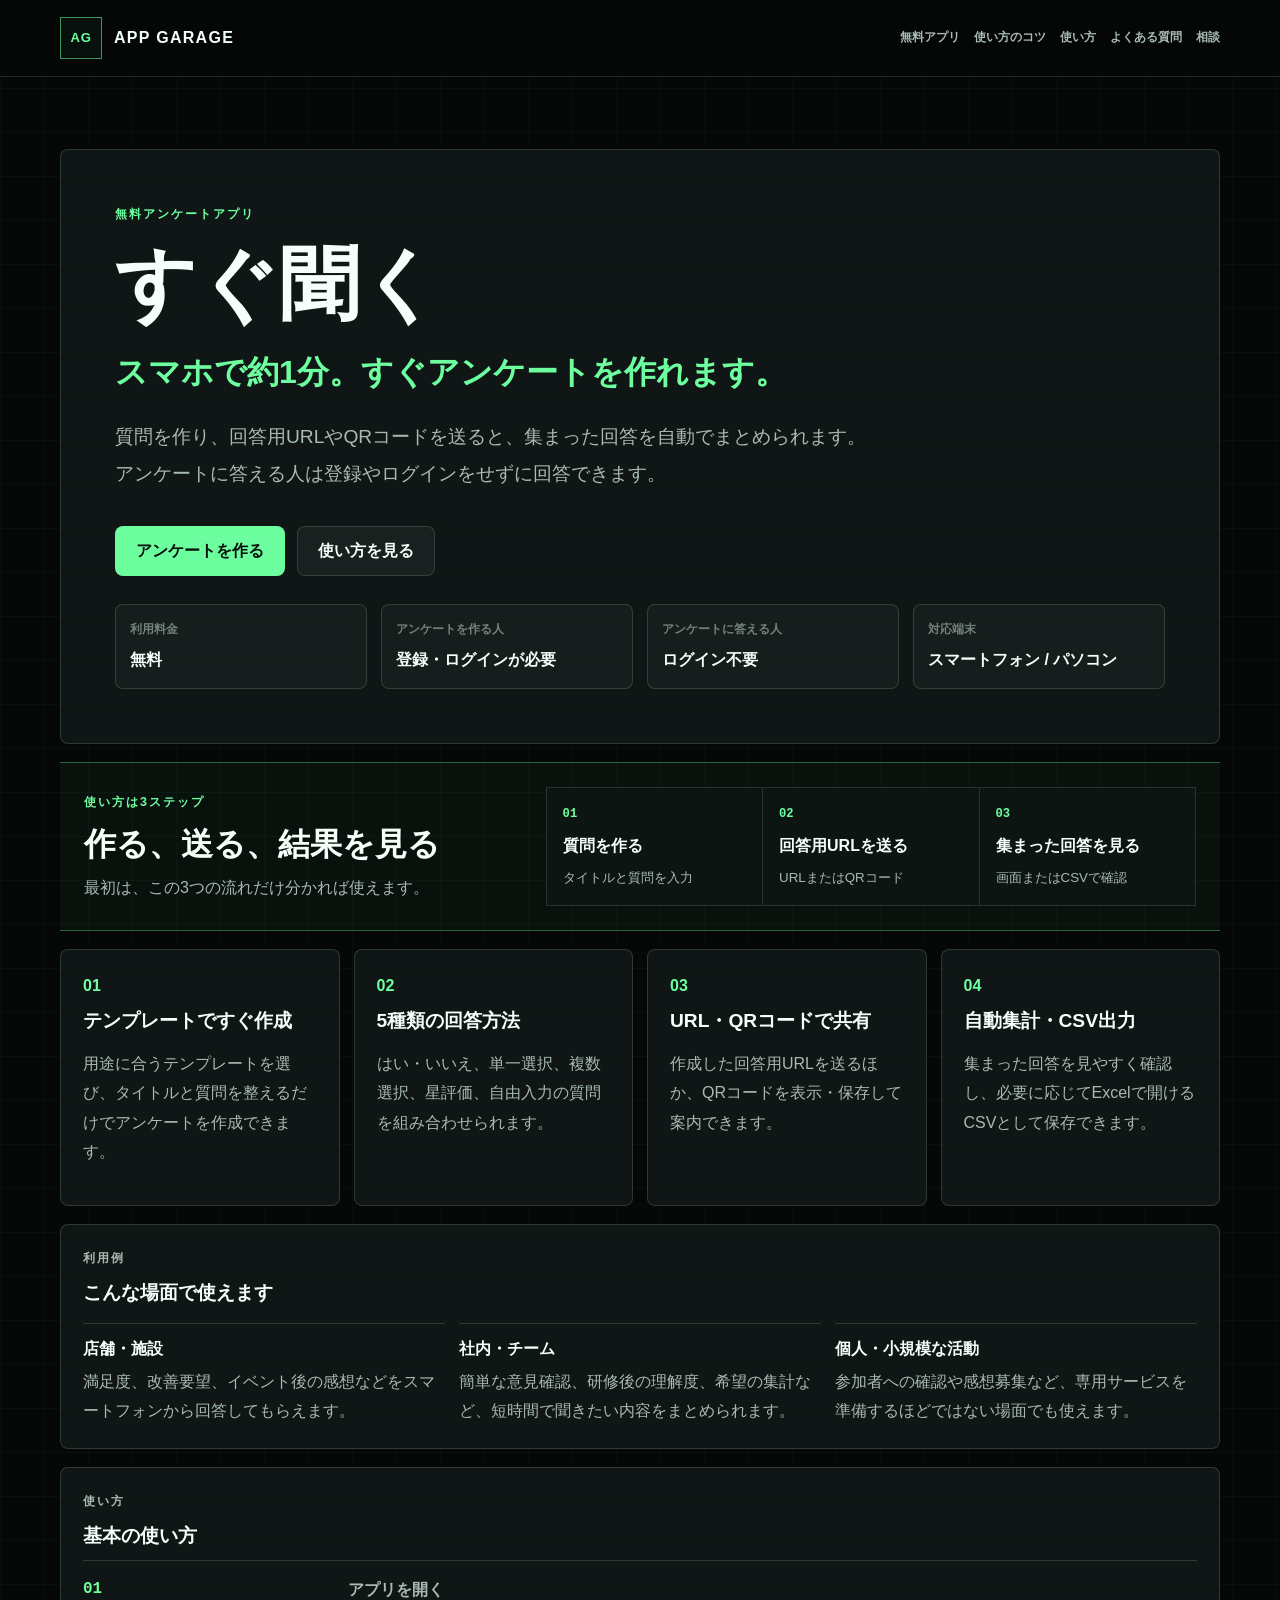
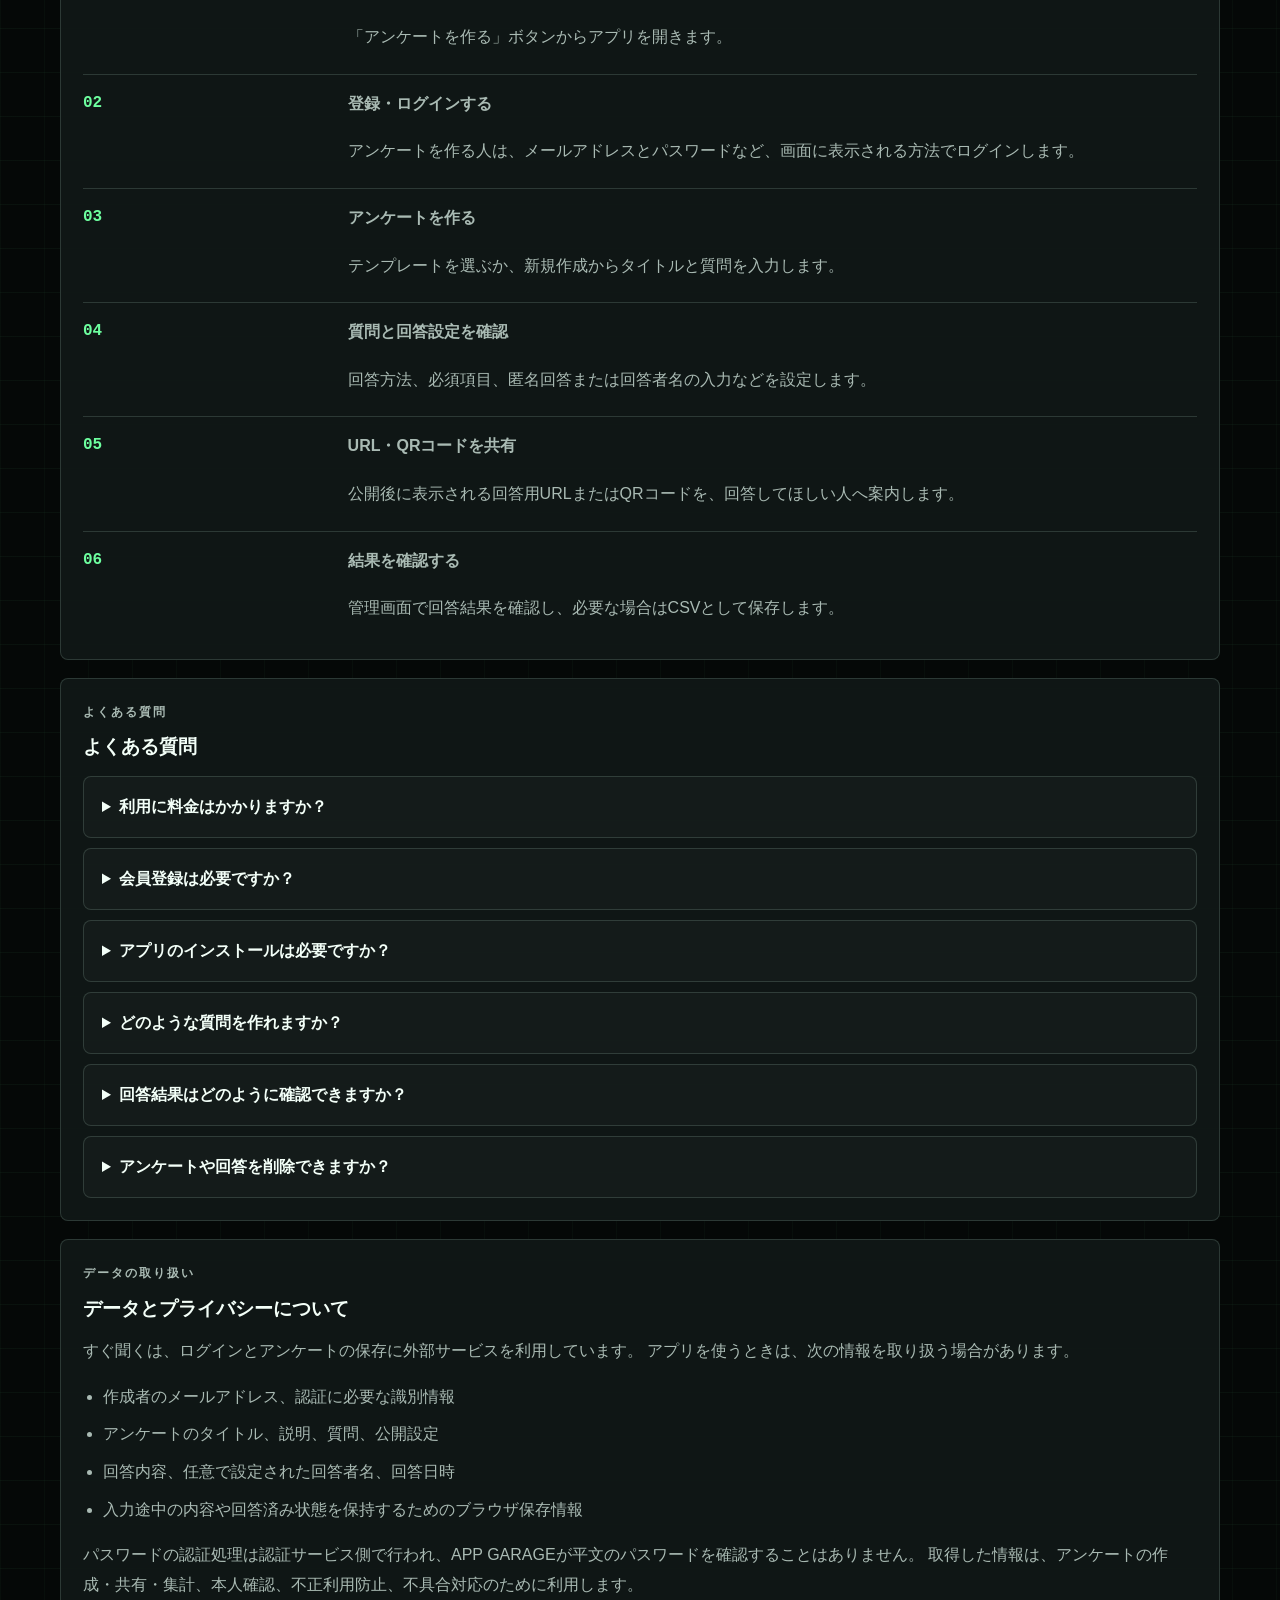
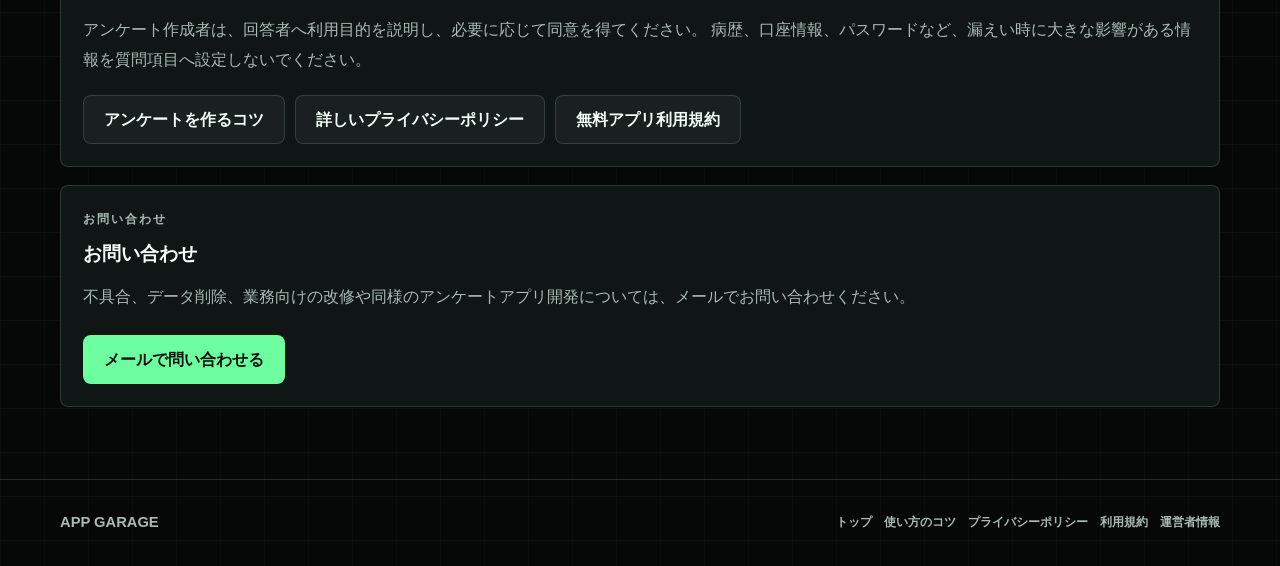
<file: sugukiku/index.html>
<!DOCTYPE html>
<html lang="ja">
  <head>
    <meta charset="utf-8">
    <meta name="viewport" content="width=device-width, initial-scale=1">
    <title>すぐ聞く｜スマホで簡単アンケート作成</title>
    <meta
      name="description"
      content="スマホでアンケートを作成し、URLやQRコードで共有。回答結果の自動集計やCSV出力にも対応した無料Webアプリ「すぐ聞く」の紹介、使い方、FAQです。"
    >
    <meta property="og:type" content="website">
    <meta property="og:title" content="すぐ聞く｜スマホで簡単アンケート作成">
    <meta
      property="og:description"
      content="スマホで約1分。回答用URLやQRコードを送り、集まった回答を自動でまとめられる無料アプリです。"
    >
    <meta property="og:site_name" content="APP GARAGE">
    <meta name="theme-color" content="#050807">
    <meta name="google-adsense-account" content="ca-pub-1847456128680028">
    <link rel="canonical" href="https://app-garage.pages.dev/sugukiku/">
    <link rel="icon" href="../assets/icons/favicon.svg" type="image/svg+xml">
    <link rel="stylesheet" href="../styles.css?v=20260730-copy2">
    <script type="application/ld+json">
      {
        "@context": "https://schema.org",
        "@type": "WebApplication",
        "name": "すぐ聞く",
        "description": "スマートフォンからアンケートを作成し、URLやQRコードで共有、回答結果を集計できる無料Webアプリです。",
        "url": "https://app-garage.pages.dev/sugukiku/",
        "sameAs": "https://sugukiku.maruw501.workers.dev/",
        "applicationCategory": "BusinessApplication",
        "operatingSystem": "Web",
        "offers": {
          "@type": "Offer",
          "price": "0",
          "priceCurrency": "JPY"
        },
        "publisher": {
          "@type": "Organization",
          "name": "APP GARAGE",
          "url": "https://app-garage.pages.dev/"
        }
      }
    </script>
  </head>
  <body>
    <a class="skip-link" href="#main">本文へ移動</a>

    <header class="site-header" aria-label="サイトヘッダー">
      <div class="header-inner">
        <a class="brand" href="../">
          <span class="brand-mark" aria-hidden="true">AG</span>
          <span class="brand-text">APP GARAGE</span>
        </a>
        <nav class="site-nav" aria-label="メインメニュー">
          <a href="../#free-apps">無料アプリ</a>
          <a href="../guides/">使い方のコツ</a>
          <a href="#usage">使い方</a>
          <a href="#faq">よくある質問</a>
          <a href="../#contact">相談</a>
        </nav>
      </div>
    </header>

    <main id="main" class="product-page section-shell">
      <section class="product-hero">
        <p class="section-kicker">無料アンケートアプリ</p>
        <h1>すぐ聞く</h1>
        <p class="product-catch">スマホで約1分。すぐアンケートを作れます。</p>
        <p class="product-lead">
          質問を作り、回答用URLやQRコードを送ると、集まった回答を自動でまとめられます。
          アンケートに答える人は登録やログインをせずに回答できます。
        </p>
        <div class="hero-actions">
          <a
            class="button button-primary"
            href="https://sugukiku.maruw501.workers.dev/"
            target="_blank"
            rel="noopener"
          >
            アンケートを作る
          </a>
          <a class="button button-secondary" href="#usage">使い方を見る</a>
        </div>
        <dl class="download-meta">
          <div>
            <dt>利用料金</dt>
            <dd>無料</dd>
          </div>
          <div>
            <dt>アンケートを作る人</dt>
            <dd>登録・ログインが必要</dd>
          </div>
          <div>
            <dt>アンケートに答える人</dt>
            <dd>ログイン不要</dd>
          </div>
          <div>
            <dt>対応端末</dt>
            <dd>スマートフォン / パソコン</dd>
          </div>
        </dl>
      </section>

      <section class="product-quick-start" aria-labelledby="sugukiku-quick-title">
        <div>
          <p class="section-kicker">使い方は3ステップ</p>
          <h2 id="sugukiku-quick-title">作る、送る、結果を見る</h2>
          <p>最初は、この3つの流れだけ分かれば使えます。</p>
        </div>
        <ol>
          <li><span>01</span><strong>質問を作る</strong><small>タイトルと質問を入力</small></li>
          <li><span>02</span><strong>回答用URLを送る</strong><small>URLまたはQRコード</small></li>
          <li><span>03</span><strong>集まった回答を見る</strong><small>画面またはCSVで確認</small></li>
        </ol>
      </section>

      <section class="product-grid" aria-label="すぐ聞くの主な特徴">
        <article class="product-card">
          <span>01</span>
          <h2>テンプレートですぐ作成</h2>
          <p>用途に合うテンプレートを選び、タイトルと質問を整えるだけでアンケートを作成できます。</p>
        </article>
        <article class="product-card">
          <span>02</span>
          <h2>5種類の回答方法</h2>
          <p>はい・いいえ、単一選択、複数選択、星評価、自由入力の質問を組み合わせられます。</p>
        </article>
        <article class="product-card">
          <span>03</span>
          <h2>URL・QRコードで共有</h2>
          <p>作成した回答用URLを送るほか、QRコードを表示・保存して案内できます。</p>
        </article>
        <article class="product-card">
          <span>04</span>
          <h2>自動集計・CSV出力</h2>
          <p>集まった回答を見やすく確認し、必要に応じてExcelで開けるCSVとして保存できます。</p>
        </article>
      </section>

      <section class="product-detail-card" aria-labelledby="uses-title">
        <p class="section-kicker">利用例</p>
        <h2 id="uses-title">こんな場面で使えます</h2>
        <div class="use-case-grid">
          <article>
            <h3>店舗・施設</h3>
            <p>満足度、改善要望、イベント後の感想などをスマートフォンから回答してもらえます。</p>
          </article>
          <article>
            <h3>社内・チーム</h3>
            <p>簡単な意見確認、研修後の理解度、希望の集計など、短時間で聞きたい内容をまとめられます。</p>
          </article>
          <article>
            <h3>個人・小規模な活動</h3>
            <p>参加者への確認や感想募集など、専用サービスを準備するほどではない場面でも使えます。</p>
          </article>
        </div>
      </section>

      <section class="product-detail-card" id="usage" aria-labelledby="usage-title">
        <p class="section-kicker">使い方</p>
        <h2 id="usage-title">基本の使い方</h2>
        <ol class="product-steps">
          <li><strong>アプリを開く</strong><span>「アンケートを作る」ボタンからアプリを開きます。</span></li>
          <li><strong>登録・ログインする</strong><span>アンケートを作る人は、メールアドレスとパスワードなど、画面に表示される方法でログインします。</span></li>
          <li><strong>アンケートを作る</strong><span>テンプレートを選ぶか、新規作成からタイトルと質問を入力します。</span></li>
          <li><strong>質問と回答設定を確認</strong><span>回答方法、必須項目、匿名回答または回答者名の入力などを設定します。</span></li>
          <li><strong>URL・QRコードを共有</strong><span>公開後に表示される回答用URLまたはQRコードを、回答してほしい人へ案内します。</span></li>
          <li><strong>結果を確認する</strong><span>管理画面で回答結果を確認し、必要な場合はCSVとして保存します。</span></li>
        </ol>
      </section>

      <section class="product-detail-card" id="faq" aria-labelledby="faq-title">
        <p class="section-kicker">よくある質問</p>
        <h2 id="faq-title">よくある質問</h2>
        <div class="faq-list">
          <details>
            <summary>利用に料金はかかりますか？</summary>
            <p>現在公開している基本機能は無料で利用できます。利用者自身の判断と責任でお使いください。</p>
          </details>
          <details>
            <summary>会員登録は必要ですか？</summary>
            <p>アンケートを作成・管理する人は登録とログインが必要です。アンケートに回答する人は登録やログインをせずに回答できます。</p>
          </details>
          <details>
            <summary>アプリのインストールは必要ですか？</summary>
            <p>インストールせず、ブラウザから利用できます。対応端末では、ホーム画面へ追加してアプリのように起動することもできます。</p>
          </details>
          <details>
            <summary>どのような質問を作れますか？</summary>
            <p>はい・いいえ、1つだけ選択、複数選択、星で評価、自由入力の質問に対応しています。</p>
          </details>
          <details>
            <summary>回答結果はどのように確認できますか？</summary>
            <p>アンケートを作った人の管理画面で、集計結果と一件ごとの回答を確認できます。Excelで確認したい場合はCSVで保存できます。</p>
          </details>
          <details>
            <summary>アンケートや回答を削除できますか？</summary>
            <p>アンケートを作った人は、管理画面からアンケートを削除できます。削除すると、そのアンケートに集まった回答も削除されます。</p>
          </details>
        </div>
      </section>

      <section class="product-detail-card" id="privacy" aria-labelledby="privacy-title">
        <p class="section-kicker">データの取り扱い</p>
        <h2 id="privacy-title">データとプライバシーについて</h2>
        <p>
          すぐ聞くは、ログインとアンケートの保存に外部サービスを利用しています。
          アプリを使うときは、次の情報を取り扱う場合があります。
        </p>
        <ul>
          <li>作成者のメールアドレス、認証に必要な識別情報</li>
          <li>アンケートのタイトル、説明、質問、公開設定</li>
          <li>回答内容、任意で設定された回答者名、回答日時</li>
          <li>入力途中の内容や回答済み状態を保持するためのブラウザ保存情報</li>
        </ul>
        <p>
          パスワードの認証処理は認証サービス側で行われ、APP GARAGEが平文のパスワードを確認することはありません。
          取得した情報は、アンケートの作成・共有・集計、本人確認、不正利用防止、不具合対応のために利用します。
        </p>
        <p>
          アンケート作成者は、回答者へ利用目的を説明し、必要に応じて同意を得てください。
          病歴、口座情報、パスワードなど、漏えい時に大きな影響がある情報を質問項目へ設定しないでください。
        </p>
        <div class="info-actions">
          <a class="button button-secondary" href="../guides/smart-survey.html">アンケートを作るコツ</a>
          <a class="button button-secondary" href="../privacy.html">詳しいプライバシーポリシー</a>
          <a class="button button-secondary" href="../terms.html">無料アプリ利用規約</a>
        </div>
      </section>

      <section class="product-detail-card product-contact" aria-labelledby="contact-title">
        <p class="section-kicker">お問い合わせ</p>
        <h2 id="contact-title">お問い合わせ</h2>
        <p>不具合、データ削除、業務向けの改修や同様のアンケートアプリ開発については、メールでお問い合わせください。</p>
        <a
          class="button button-primary"
          href="mailto:maruw@outlook.jp?subject=%E3%81%99%E3%81%90%E8%81%9E%E3%81%8F%E3%81%AB%E3%81%A4%E3%81%84%E3%81%A6"
        >
          メールで問い合わせる
        </a>
      </section>
    </main>

    <footer class="site-footer">
      <div class="footer-inner">
        <p><strong>APP GARAGE</strong></p>
        <nav class="footer-links" aria-label="フッターリンク">
          <a href="../">トップ</a>
          <a href="../guides/">使い方のコツ</a>
          <a href="../privacy.html">プライバシーポリシー</a>
          <a href="../terms.html">利用規約</a>
          <a href="../operator.html">運営者情報</a>
        </nav>
      </div>
    </footer>
  </body>
</html>
</file>
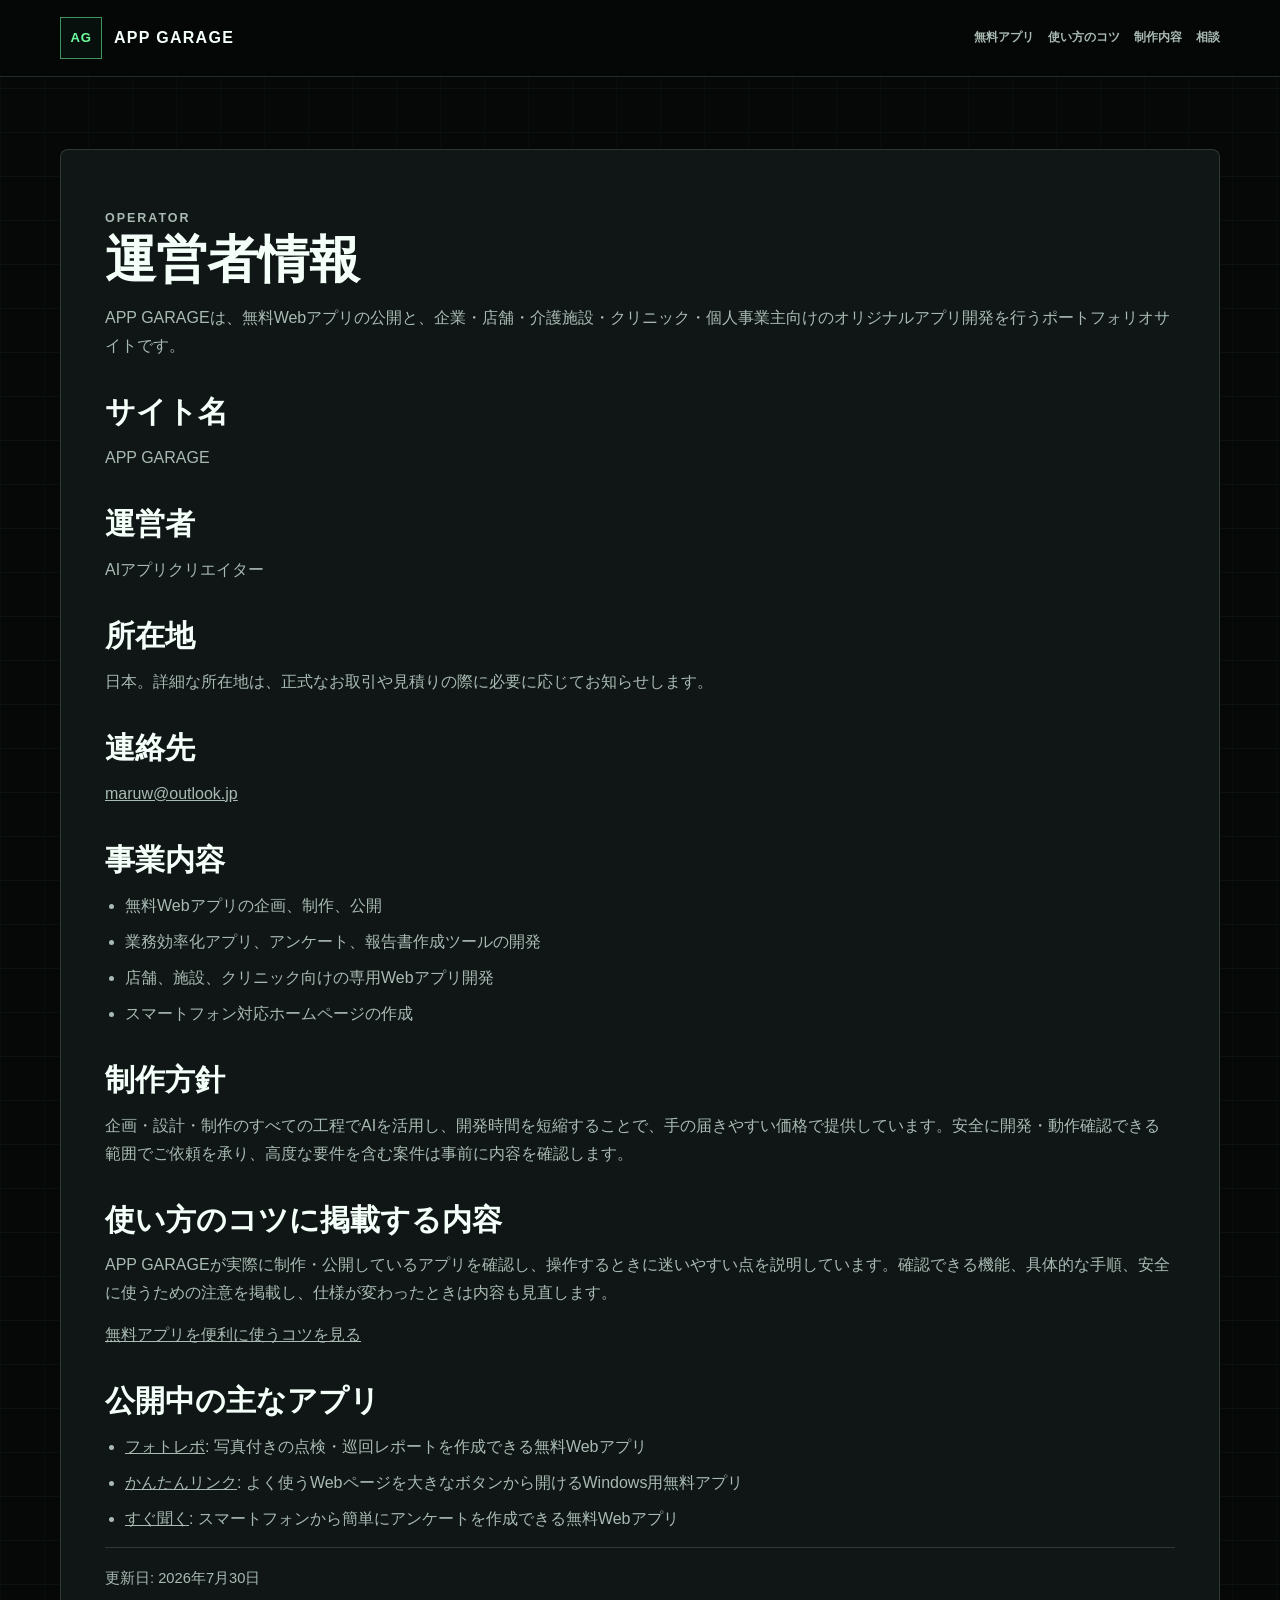
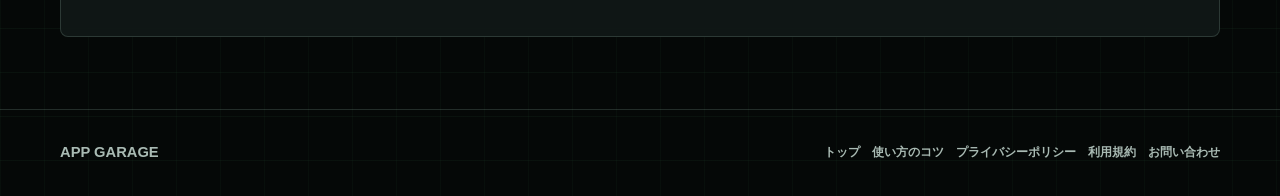
<file: operator.html>
<!DOCTYPE html>
<html lang="ja">
  <head>
    <meta charset="utf-8">
    <meta name="viewport" content="width=device-width, initial-scale=1">
    <title>運営者情報｜APP GARAGE</title>
    <meta name="description" content="APP GARAGEの運営者情報です。AIアプリクリエイターとして無料Webアプリ公開とオリジナルアプリ開発を行っています。">
    <meta name="google-adsense-account" content="ca-pub-1847456128680028">
    <link rel="canonical" href="https://app-garage.pages.dev/operator.html">
    <link rel="icon" href="assets/icons/favicon.svg" type="image/svg+xml">
    <link rel="stylesheet" href="styles.css?v=20260730-copy2">
  </head>
  <body>
    <header class="site-header" aria-label="サイトヘッダー">
      <div class="header-inner">
        <a class="brand" href="./">
          <span class="brand-mark" aria-hidden="true">AG</span>
          <span class="brand-text">APP GARAGE</span>
        </a>
        <nav class="site-nav" aria-label="メインメニュー">
          <a href="./#free-apps">無料アプリ</a>
          <a href="./guides/">使い方のコツ</a>
          <a href="./#service">制作内容</a>
          <a href="./#contact">相談</a>
        </nav>
      </div>
    </header>
    <main class="legal-page section-shell">
      <article class="legal-card">
        <p class="section-kicker">OPERATOR</p>
        <h1>運営者情報</h1>
        <p>APP GARAGEは、無料Webアプリの公開と、企業・店舗・介護施設・クリニック・個人事業主向けのオリジナルアプリ開発を行うポートフォリオサイトです。</p>

        <h2>サイト名</h2>
        <p>APP GARAGE</p>

        <h2>運営者</h2>
        <p>AIアプリクリエイター</p>

        <h2>所在地</h2>
        <p>日本。詳細な所在地は、正式なお取引や見積りの際に必要に応じてお知らせします。</p>

        <h2>連絡先</h2>
        <p><a href="mailto:maruw@outlook.jp">maruw@outlook.jp</a></p>

        <h2>事業内容</h2>
        <ul>
          <li>無料Webアプリの企画、制作、公開</li>
          <li>業務効率化アプリ、アンケート、報告書作成ツールの開発</li>
          <li>店舗、施設、クリニック向けの専用Webアプリ開発</li>
          <li>スマートフォン対応ホームページの作成</li>
        </ul>

        <h2>制作方針</h2>
        <p>企画・設計・制作のすべての工程でAIを活用し、開発時間を短縮することで、手の届きやすい価格で提供しています。安全に開発・動作確認できる範囲でご依頼を承り、高度な要件を含む案件は事前に内容を確認します。</p>

        <h2>使い方のコツに掲載する内容</h2>
        <p>APP GARAGEが実際に制作・公開しているアプリを確認し、操作するときに迷いやすい点を説明しています。確認できる機能、具体的な手順、安全に使うための注意を掲載し、仕様が変わったときは内容も見直します。</p>
        <p><a href="./guides/">無料アプリを便利に使うコツを見る</a></p>

        <h2>公開中の主なアプリ</h2>
        <ul>
          <li><a href="./photorepo/">フォトレポ</a>: 写真付きの点検・巡回レポートを作成できる無料Webアプリ</li>
          <li><a href="./kantanlink/">かんたんリンク</a>: よく使うWebページを大きなボタンから開けるWindows用無料アプリ</li>
          <li><a href="./sugukiku/">すぐ聞く</a>: スマートフォンから簡単にアンケートを作成できる無料Webアプリ</li>
        </ul>

        <p class="legal-meta">更新日: 2026年7月30日</p>
      </article>
    </main>
    <footer class="site-footer">
      <div class="footer-inner">
        <p><strong>APP GARAGE</strong></p>
        <nav class="footer-links" aria-label="フッターリンク">
          <a href="./">トップ</a>
          <a href="./guides/">使い方のコツ</a>
          <a href="privacy.html">プライバシーポリシー</a>
          <a href="terms.html">利用規約</a>
          <a href="mailto:maruw@outlook.jp">お問い合わせ</a>
        </nav>
      </div>
    </footer>
  </body>
</html>
</file>
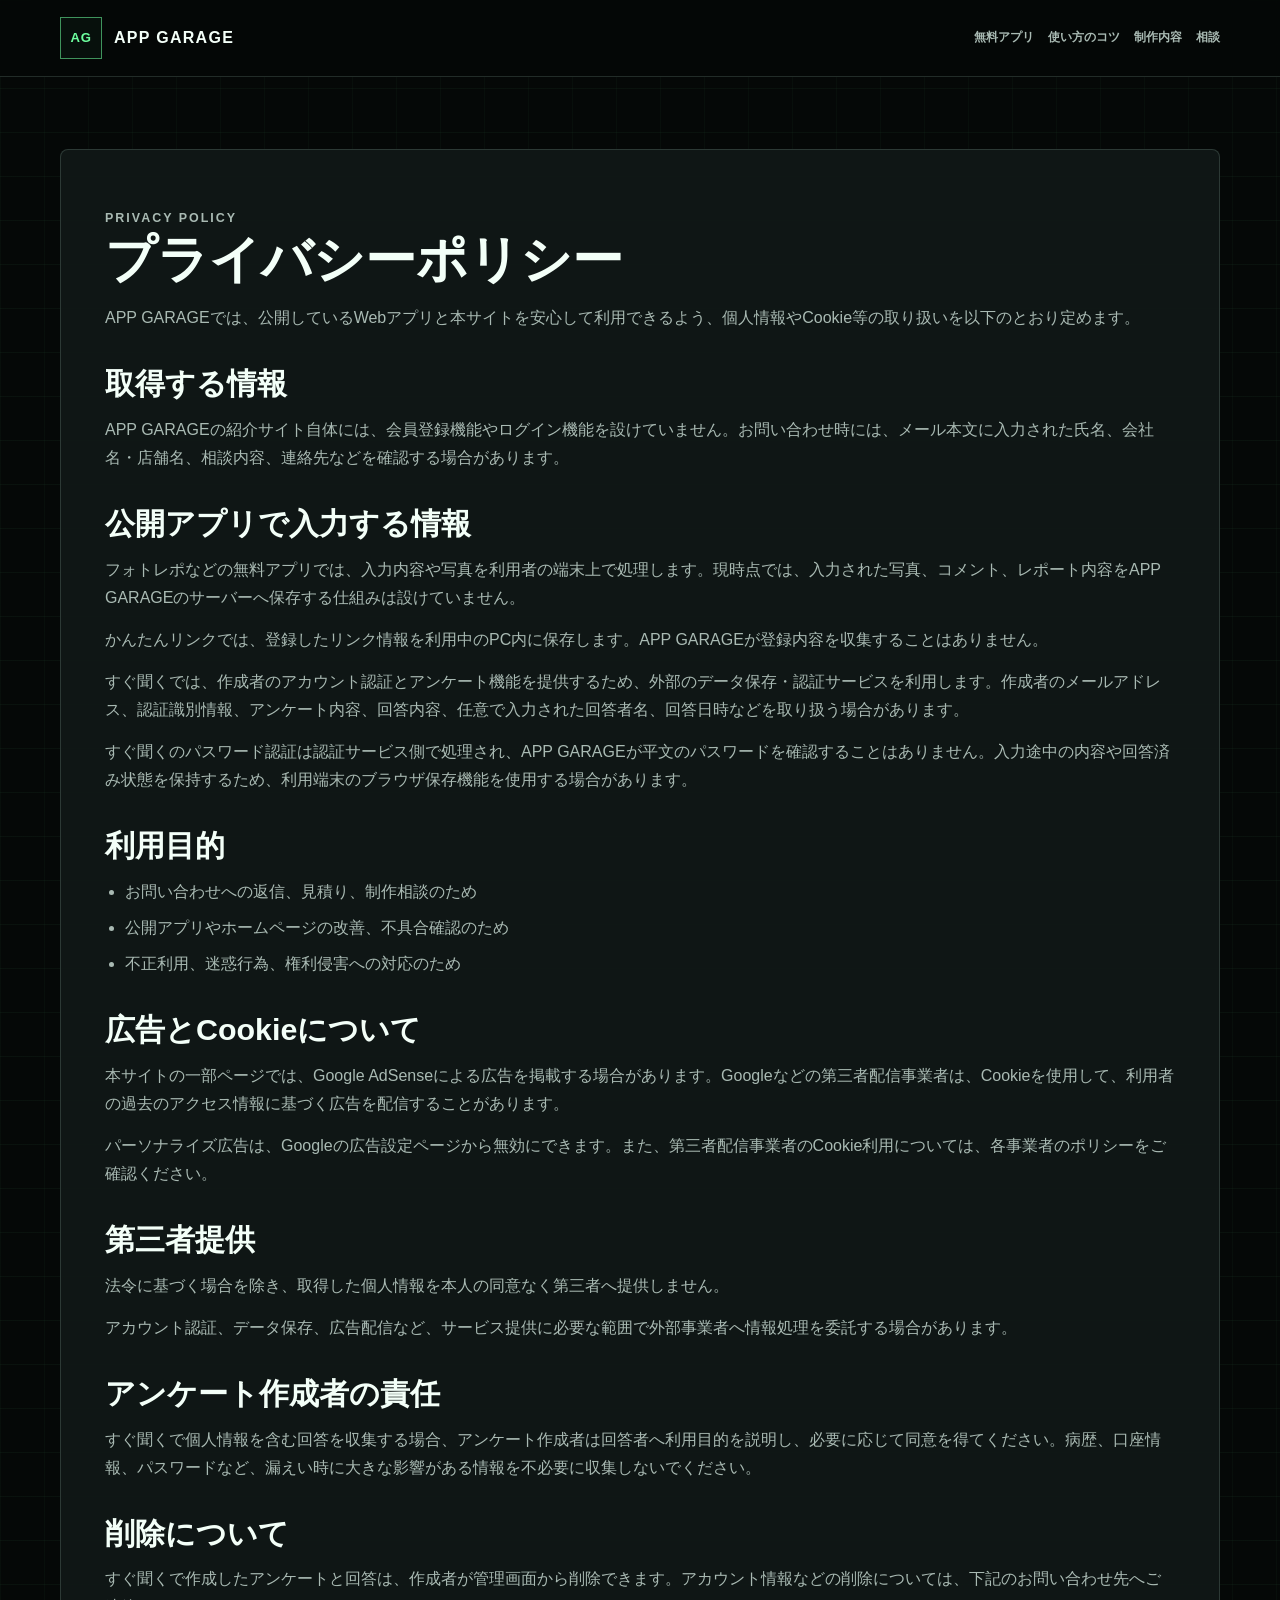
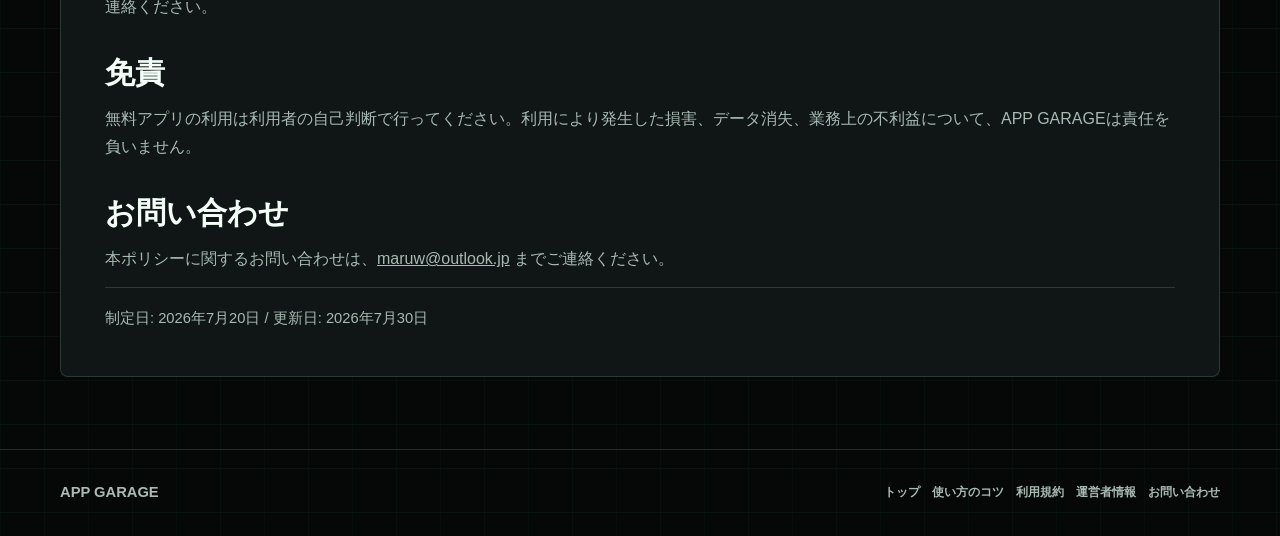
<file: privacy.html>
<!DOCTYPE html>
<html lang="ja">
  <head>
    <meta charset="utf-8">
    <meta name="viewport" content="width=device-width, initial-scale=1">
    <title>プライバシーポリシー｜APP GARAGE</title>
    <meta name="description" content="APP GARAGEと公開アプリのプライバシーポリシーです。広告、Cookie、問い合わせ時の情報の扱いについて記載しています。">
    <meta name="google-adsense-account" content="ca-pub-1847456128680028">
    <link rel="canonical" href="https://app-garage.pages.dev/privacy.html">
    <link rel="icon" href="assets/icons/favicon.svg" type="image/svg+xml">
    <link rel="stylesheet" href="styles.css?v=20260730-copy2">
  </head>
  <body>
    <header class="site-header" aria-label="サイトヘッダー">
      <div class="header-inner">
        <a class="brand" href="./">
          <span class="brand-mark" aria-hidden="true">AG</span>
          <span class="brand-text">APP GARAGE</span>
        </a>
        <nav class="site-nav" aria-label="メインメニュー">
          <a href="./#free-apps">無料アプリ</a>
          <a href="./guides/">使い方のコツ</a>
          <a href="./#service">制作内容</a>
          <a href="./#contact">相談</a>
        </nav>
      </div>
    </header>
    <main class="legal-page section-shell">
      <article class="legal-card">
        <p class="section-kicker">PRIVACY POLICY</p>
        <h1>プライバシーポリシー</h1>
        <p>APP GARAGEでは、公開しているWebアプリと本サイトを安心して利用できるよう、個人情報やCookie等の取り扱いを以下のとおり定めます。</p>

        <h2>取得する情報</h2>
        <p>APP GARAGEの紹介サイト自体には、会員登録機能やログイン機能を設けていません。お問い合わせ時には、メール本文に入力された氏名、会社名・店舗名、相談内容、連絡先などを確認する場合があります。</p>

        <h2>公開アプリで入力する情報</h2>
        <p>フォトレポなどの無料アプリでは、入力内容や写真を利用者の端末上で処理します。現時点では、入力された写真、コメント、レポート内容をAPP GARAGEのサーバーへ保存する仕組みは設けていません。</p>
        <p>かんたんリンクでは、登録したリンク情報を利用中のPC内に保存します。APP GARAGEが登録内容を収集することはありません。</p>
        <p>すぐ聞くでは、作成者のアカウント認証とアンケート機能を提供するため、外部のデータ保存・認証サービスを利用します。作成者のメールアドレス、認証識別情報、アンケート内容、回答内容、任意で入力された回答者名、回答日時などを取り扱う場合があります。</p>
        <p>すぐ聞くのパスワード認証は認証サービス側で処理され、APP GARAGEが平文のパスワードを確認することはありません。入力途中の内容や回答済み状態を保持するため、利用端末のブラウザ保存機能を使用する場合があります。</p>

        <h2>利用目的</h2>
        <ul>
          <li>お問い合わせへの返信、見積り、制作相談のため</li>
          <li>公開アプリやホームページの改善、不具合確認のため</li>
          <li>不正利用、迷惑行為、権利侵害への対応のため</li>
        </ul>

        <h2>広告とCookieについて</h2>
        <p>本サイトの一部ページでは、Google AdSenseによる広告を掲載する場合があります。Googleなどの第三者配信事業者は、Cookieを使用して、利用者の過去のアクセス情報に基づく広告を配信することがあります。</p>
        <p>パーソナライズ広告は、Googleの広告設定ページから無効にできます。また、第三者配信事業者のCookie利用については、各事業者のポリシーをご確認ください。</p>

        <h2>第三者提供</h2>
        <p>法令に基づく場合を除き、取得した個人情報を本人の同意なく第三者へ提供しません。</p>
        <p>アカウント認証、データ保存、広告配信など、サービス提供に必要な範囲で外部事業者へ情報処理を委託する場合があります。</p>

        <h2>アンケート作成者の責任</h2>
        <p>すぐ聞くで個人情報を含む回答を収集する場合、アンケート作成者は回答者へ利用目的を説明し、必要に応じて同意を得てください。病歴、口座情報、パスワードなど、漏えい時に大きな影響がある情報を不必要に収集しないでください。</p>

        <h2>削除について</h2>
        <p>すぐ聞くで作成したアンケートと回答は、作成者が管理画面から削除できます。アカウント情報などの削除については、下記のお問い合わせ先へご連絡ください。</p>

        <h2>免責</h2>
        <p>無料アプリの利用は利用者の自己判断で行ってください。利用により発生した損害、データ消失、業務上の不利益について、APP GARAGEは責任を負いません。</p>

        <h2>お問い合わせ</h2>
        <p>本ポリシーに関するお問い合わせは、<a href="mailto:maruw@outlook.jp">maruw@outlook.jp</a> までご連絡ください。</p>

        <p class="legal-meta">制定日: 2026年7月20日 / 更新日: 2026年7月30日</p>
      </article>
    </main>
    <footer class="site-footer">
      <div class="footer-inner">
        <p><strong>APP GARAGE</strong></p>
        <nav class="footer-links" aria-label="フッターリンク">
          <a href="./">トップ</a>
          <a href="./guides/">使い方のコツ</a>
          <a href="terms.html">利用規約</a>
          <a href="operator.html">運営者情報</a>
          <a href="mailto:maruw@outlook.jp">お問い合わせ</a>
        </nav>
      </div>
    </footer>
  </body>
</html>
</file>
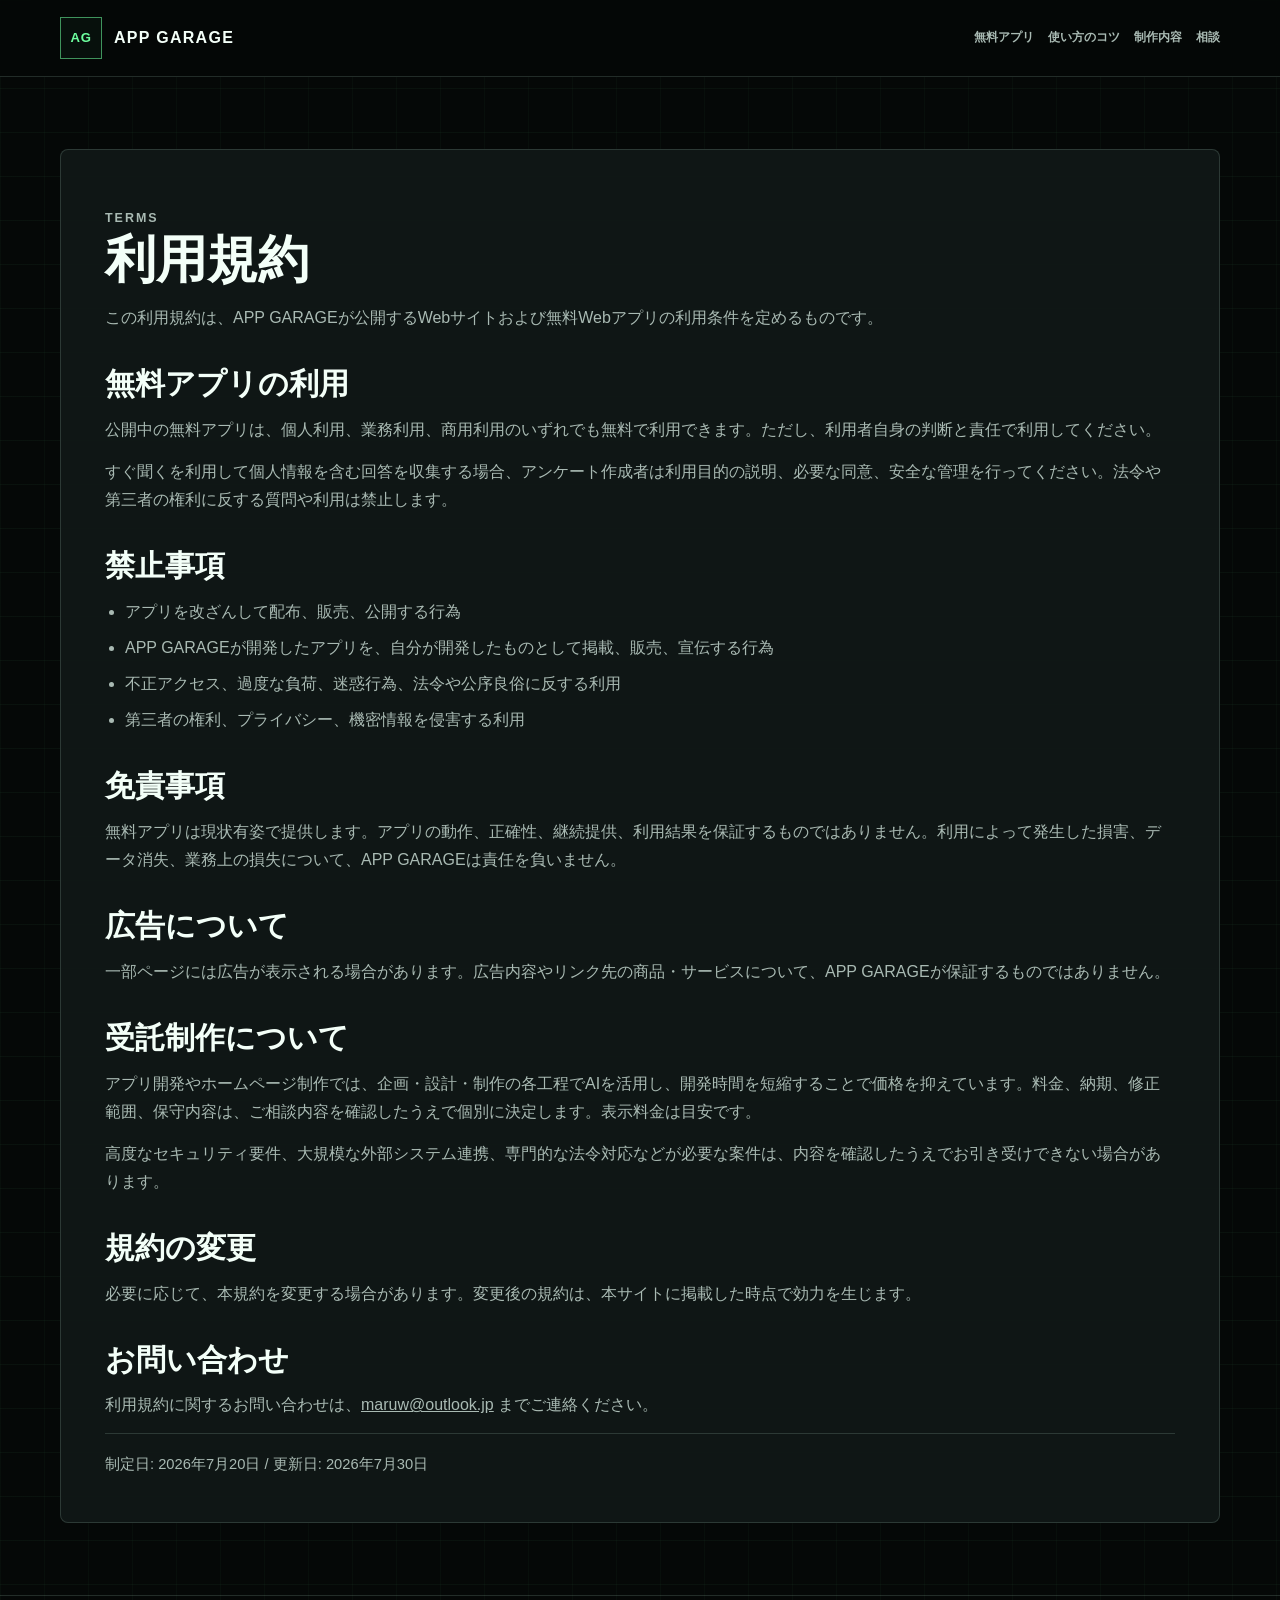
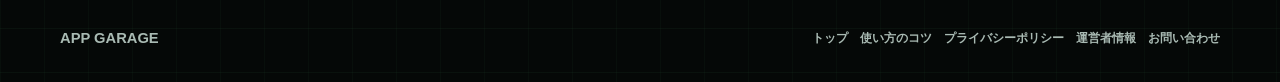
<file: terms.html>
<!DOCTYPE html>
<html lang="ja">
  <head>
    <meta charset="utf-8">
    <meta name="viewport" content="width=device-width, initial-scale=1">
    <title>利用規約｜APP GARAGE</title>
    <meta name="description" content="APP GARAGEで公開している無料Webアプリと本サイトの利用規約です。無料利用、商用利用、禁止事項、免責事項について記載しています。">
    <meta name="google-adsense-account" content="ca-pub-1847456128680028">
    <link rel="canonical" href="https://app-garage.pages.dev/terms.html">
    <link rel="icon" href="assets/icons/favicon.svg" type="image/svg+xml">
    <link rel="stylesheet" href="styles.css?v=20260730-copy2">
  </head>
  <body>
    <header class="site-header" aria-label="サイトヘッダー">
      <div class="header-inner">
        <a class="brand" href="./">
          <span class="brand-mark" aria-hidden="true">AG</span>
          <span class="brand-text">APP GARAGE</span>
        </a>
        <nav class="site-nav" aria-label="メインメニュー">
          <a href="./#free-apps">無料アプリ</a>
          <a href="./guides/">使い方のコツ</a>
          <a href="./#service">制作内容</a>
          <a href="./#contact">相談</a>
        </nav>
      </div>
    </header>
    <main class="legal-page section-shell">
      <article class="legal-card">
        <p class="section-kicker">TERMS</p>
        <h1>利用規約</h1>
        <p>この利用規約は、APP GARAGEが公開するWebサイトおよび無料Webアプリの利用条件を定めるものです。</p>

        <h2>無料アプリの利用</h2>
        <p>公開中の無料アプリは、個人利用、業務利用、商用利用のいずれでも無料で利用できます。ただし、利用者自身の判断と責任で利用してください。</p>
        <p>すぐ聞くを利用して個人情報を含む回答を収集する場合、アンケート作成者は利用目的の説明、必要な同意、安全な管理を行ってください。法令や第三者の権利に反する質問や利用は禁止します。</p>

        <h2>禁止事項</h2>
        <ul>
          <li>アプリを改ざんして配布、販売、公開する行為</li>
          <li>APP GARAGEが開発したアプリを、自分が開発したものとして掲載、販売、宣伝する行為</li>
          <li>不正アクセス、過度な負荷、迷惑行為、法令や公序良俗に反する利用</li>
          <li>第三者の権利、プライバシー、機密情報を侵害する利用</li>
        </ul>

        <h2>免責事項</h2>
        <p>無料アプリは現状有姿で提供します。アプリの動作、正確性、継続提供、利用結果を保証するものではありません。利用によって発生した損害、データ消失、業務上の損失について、APP GARAGEは責任を負いません。</p>

        <h2>広告について</h2>
        <p>一部ページには広告が表示される場合があります。広告内容やリンク先の商品・サービスについて、APP GARAGEが保証するものではありません。</p>

        <h2>受託制作について</h2>
        <p>アプリ開発やホームページ制作では、企画・設計・制作の各工程でAIを活用し、開発時間を短縮することで価格を抑えています。料金、納期、修正範囲、保守内容は、ご相談内容を確認したうえで個別に決定します。表示料金は目安です。</p>
        <p>高度なセキュリティ要件、大規模な外部システム連携、専門的な法令対応などが必要な案件は、内容を確認したうえでお引き受けできない場合があります。</p>

        <h2>規約の変更</h2>
        <p>必要に応じて、本規約を変更する場合があります。変更後の規約は、本サイトに掲載した時点で効力を生じます。</p>

        <h2>お問い合わせ</h2>
        <p>利用規約に関するお問い合わせは、<a href="mailto:maruw@outlook.jp">maruw@outlook.jp</a> までご連絡ください。</p>

        <p class="legal-meta">制定日: 2026年7月20日 / 更新日: 2026年7月30日</p>
      </article>
    </main>
    <footer class="site-footer">
      <div class="footer-inner">
        <p><strong>APP GARAGE</strong></p>
        <nav class="footer-links" aria-label="フッターリンク">
          <a href="./">トップ</a>
          <a href="./guides/">使い方のコツ</a>
          <a href="privacy.html">プライバシーポリシー</a>
          <a href="operator.html">運営者情報</a>
          <a href="mailto:maruw@outlook.jp">お問い合わせ</a>
        </nav>
      </div>
    </footer>
  </body>
</html>
</file>
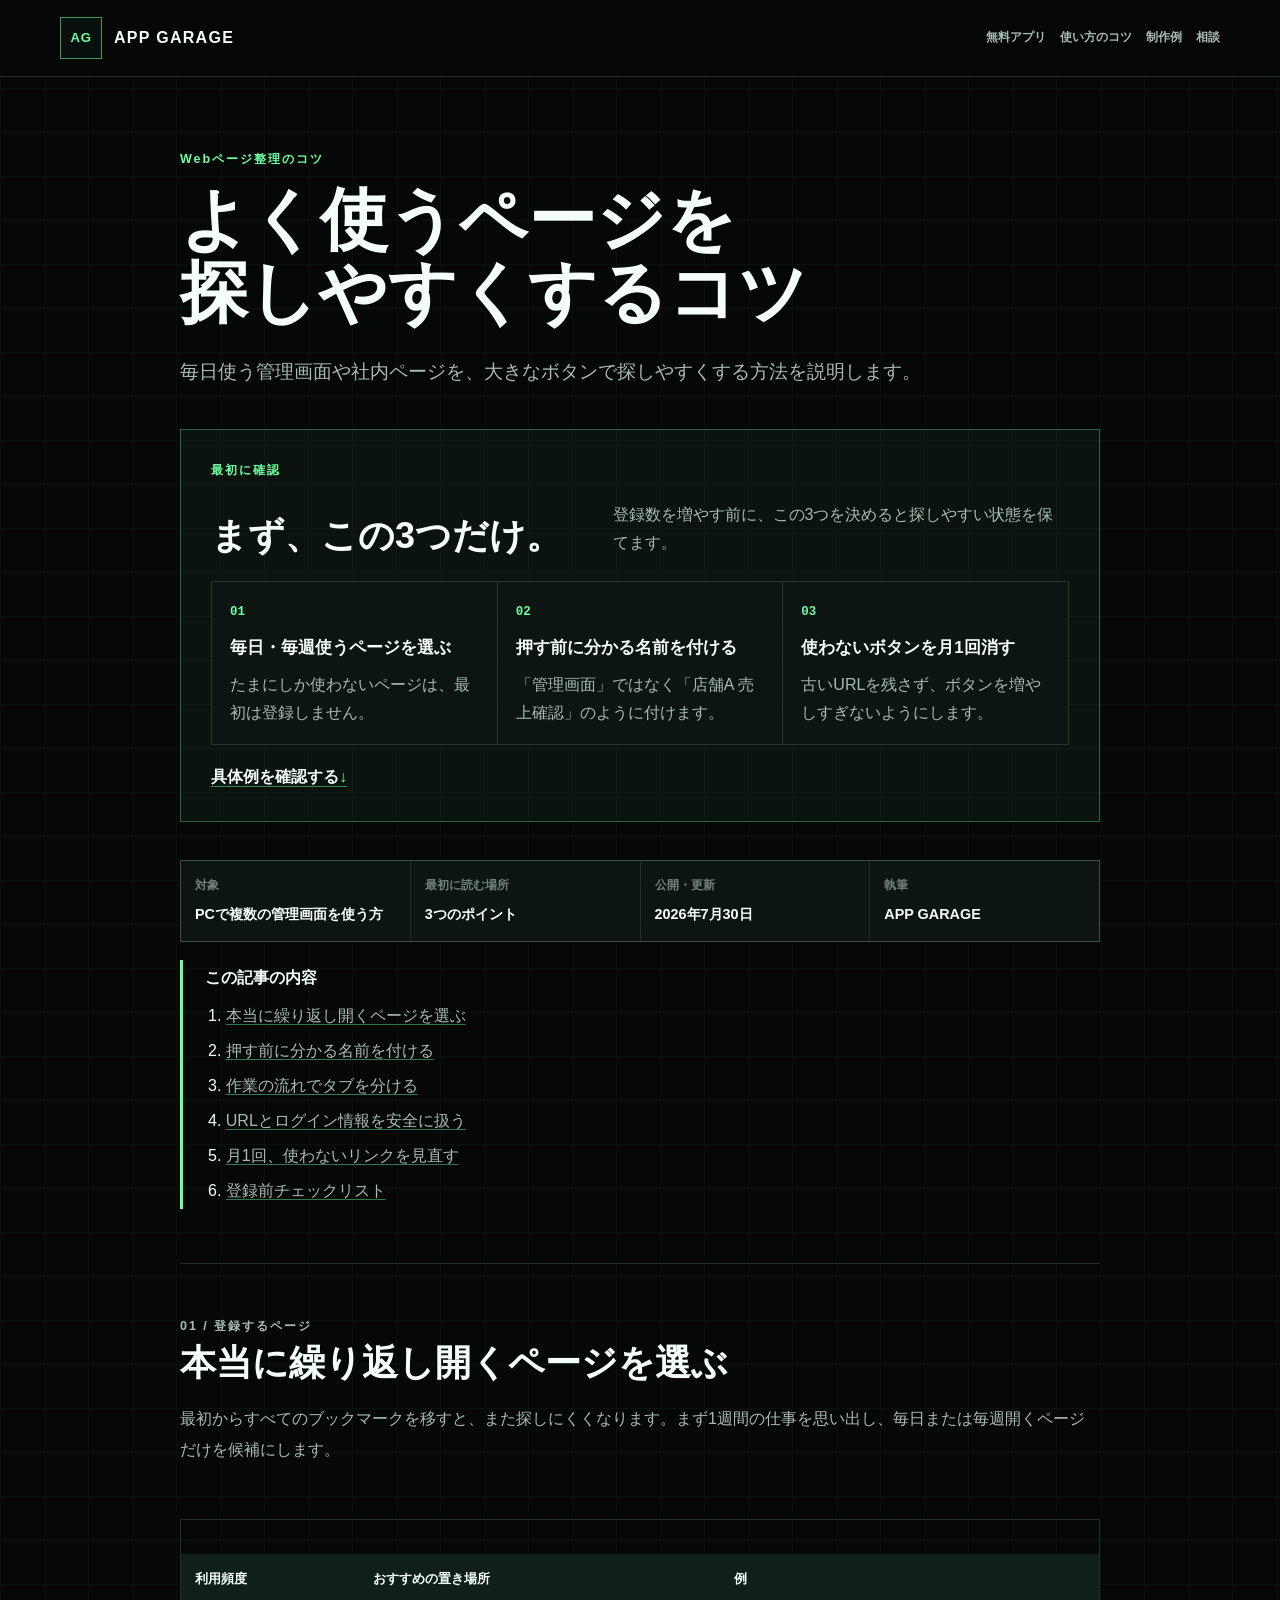
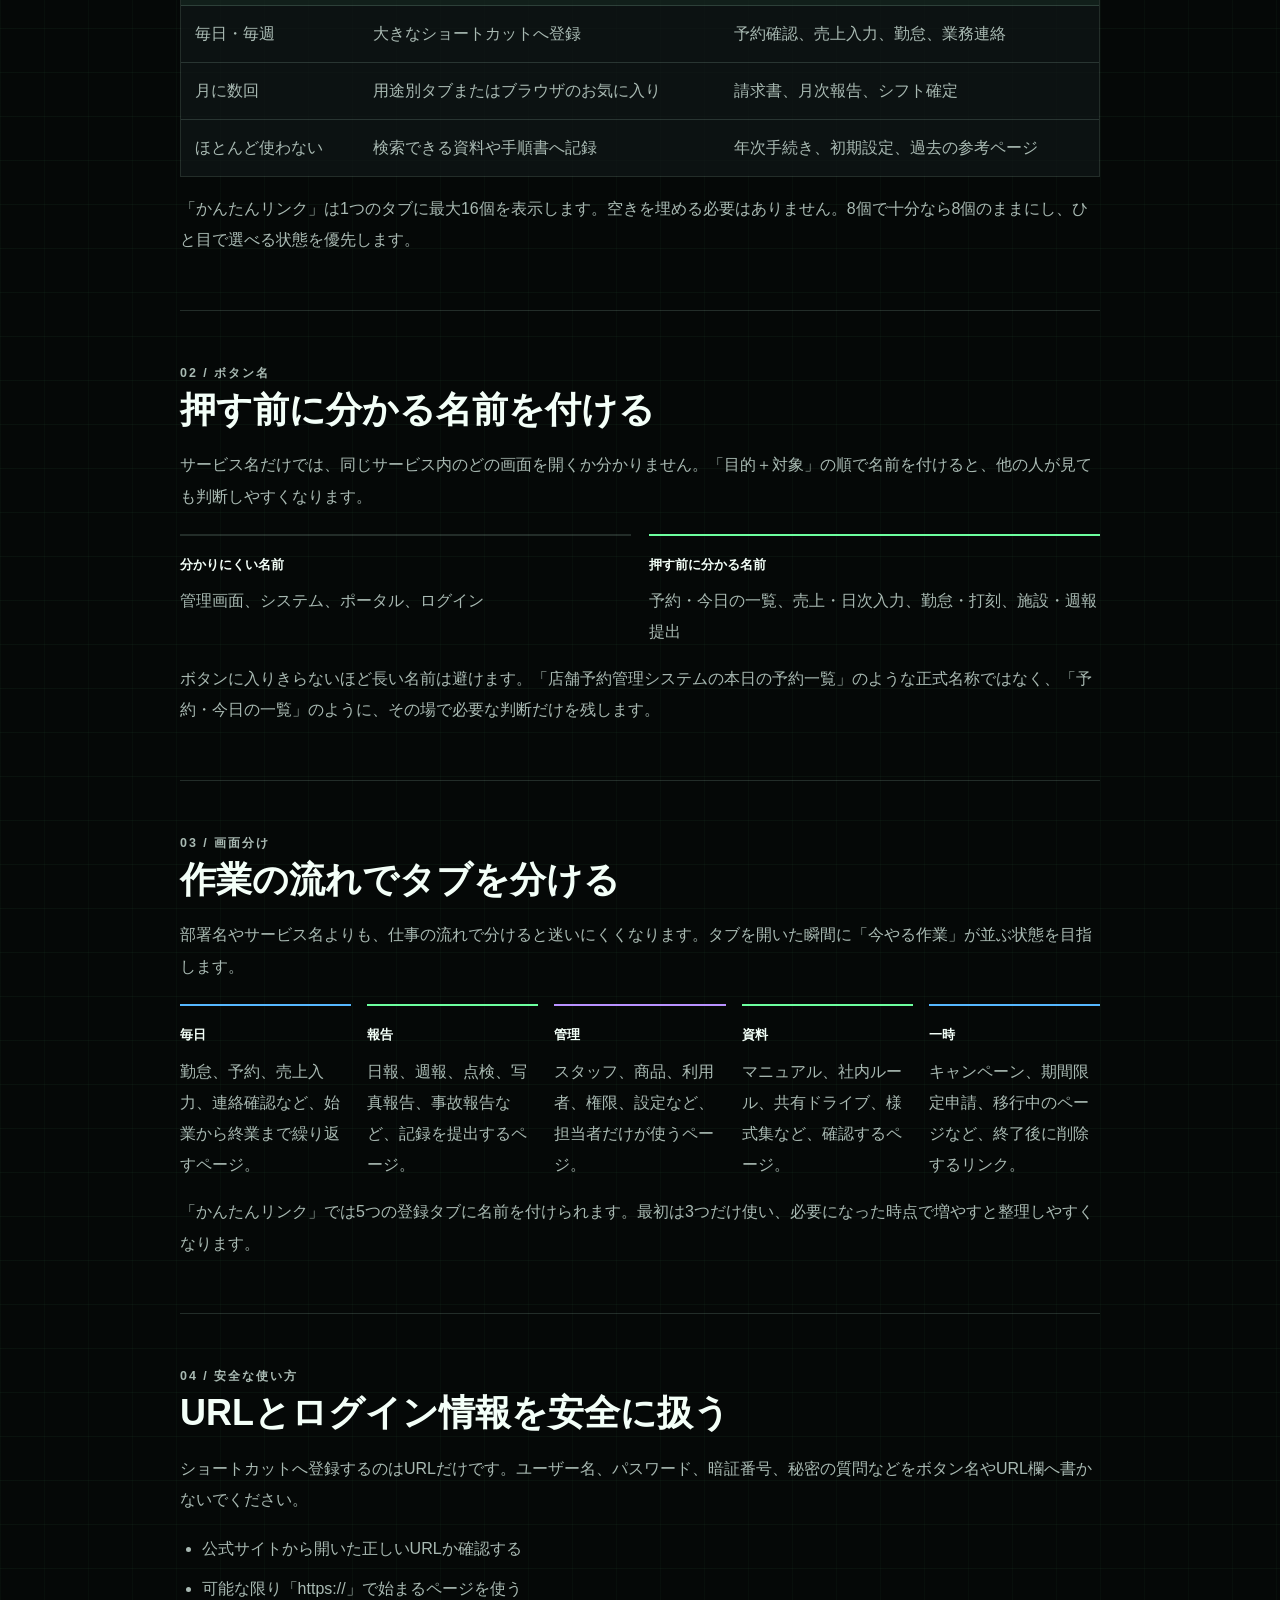
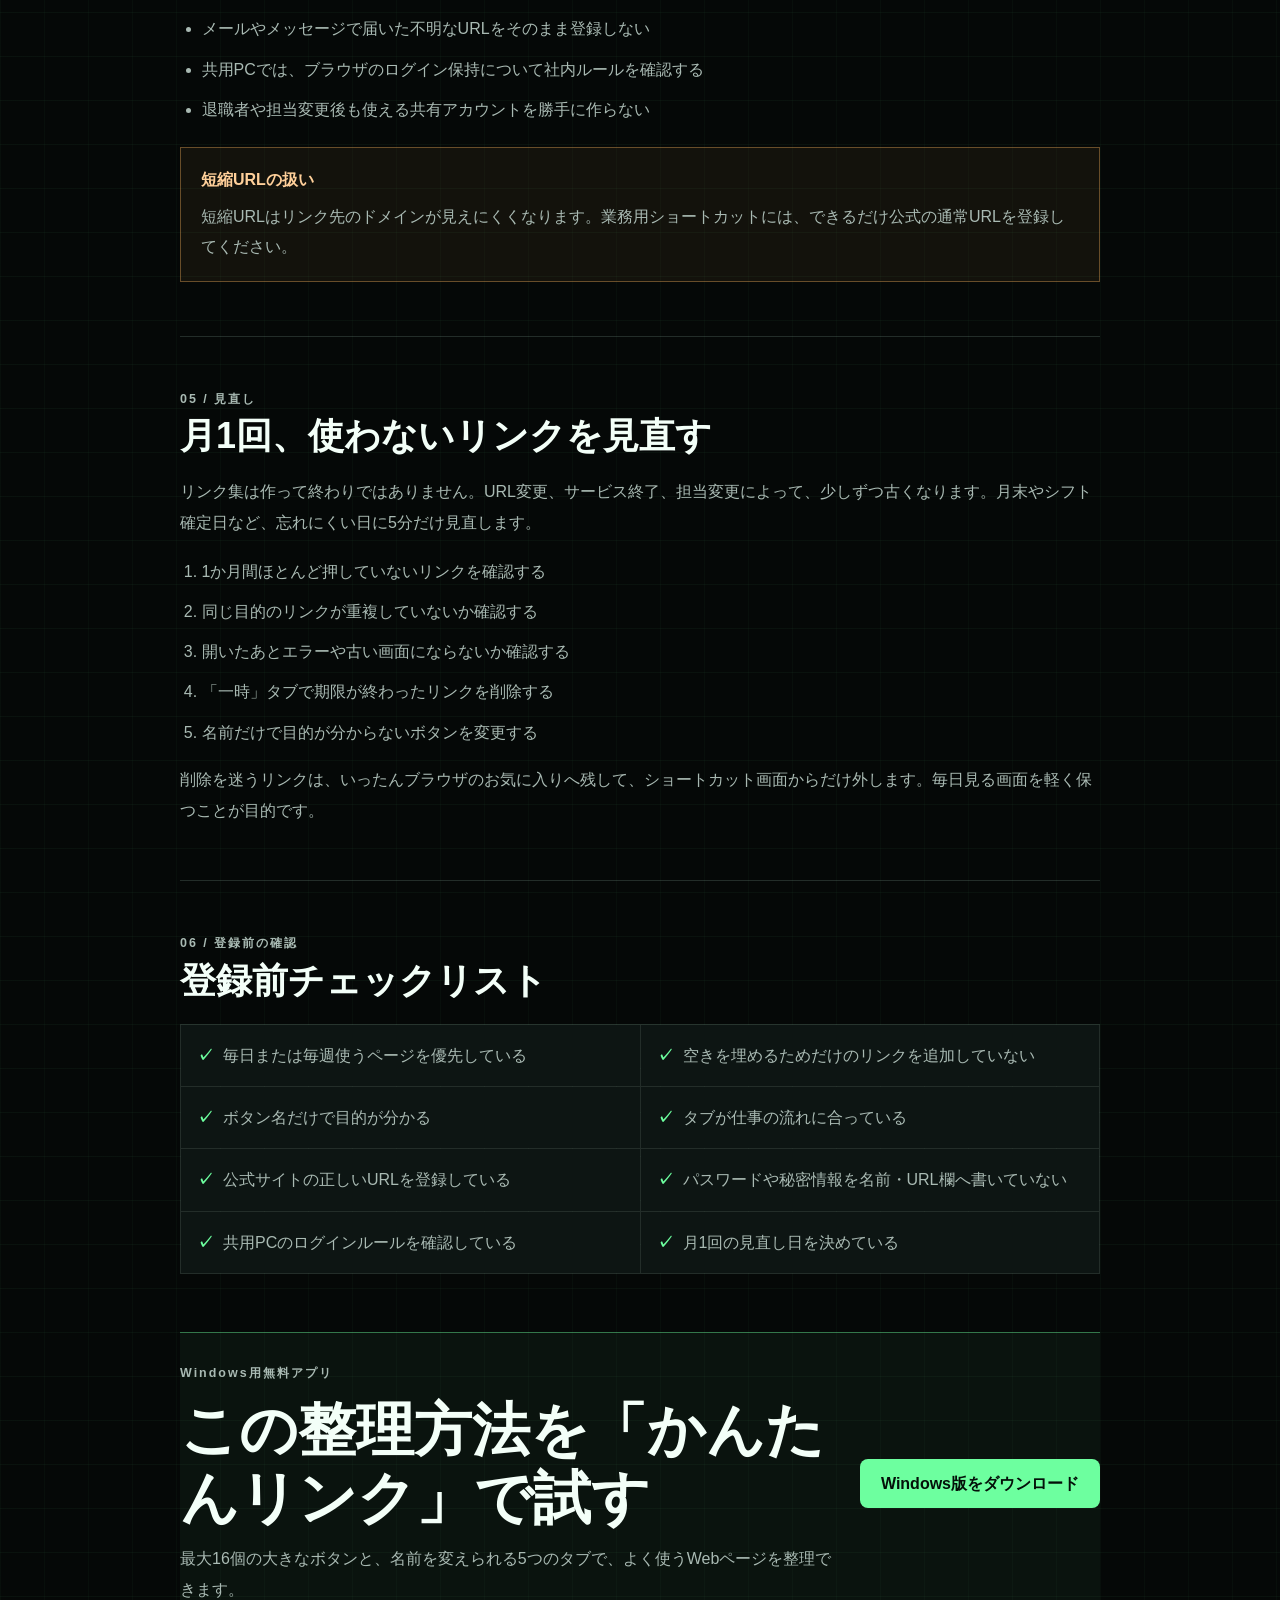
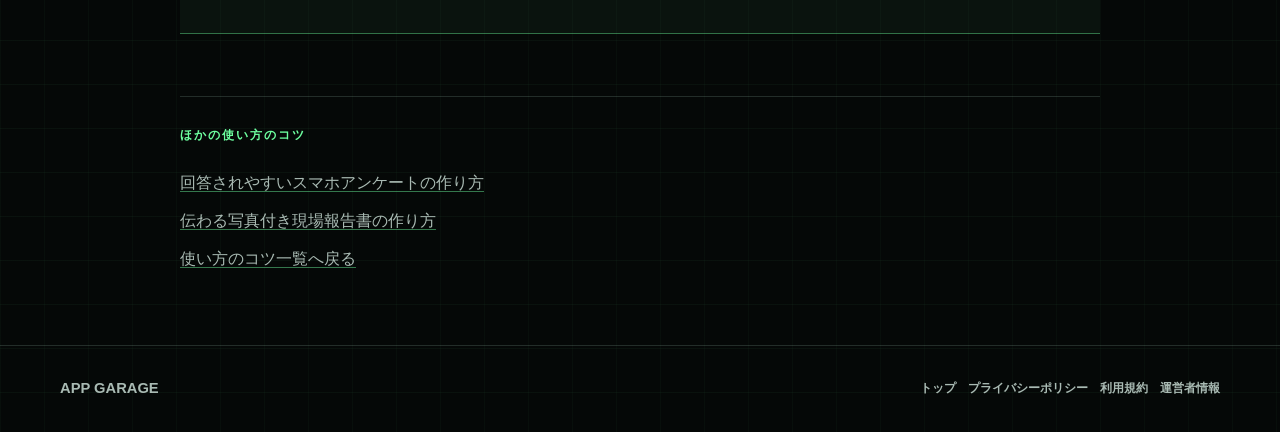
<file: guides/pc-shortcuts.html>
<!DOCTYPE html>
<html lang="ja">
  <head>
    <meta charset="utf-8">
    <meta name="viewport" content="width=device-width, initial-scale=1">
    <title>よく使うページを探しやすくするコツ｜APP GARAGE</title>
    <meta
      name="description"
      content="毎日使うWebページの選び方、分かりやすいボタン名、使わないリンクの見直し方を説明します。"
    >
    <meta property="og:type" content="article">
    <meta property="og:title" content="よく使うページを探しやすくするコツ">
    <meta
      property="og:description"
      content="管理画面や社内ページを、大きなボタンで探しやすくする方法を説明します。"
    >
    <meta property="og:site_name" content="APP GARAGE">
    <meta name="theme-color" content="#050807">
    <meta name="google-adsense-account" content="ca-pub-1847456128680028">
    <link rel="canonical" href="https://app-garage.pages.dev/guides/pc-shortcuts.html">
    <link rel="icon" href="../assets/icons/favicon.svg" type="image/svg+xml">
    <link rel="stylesheet" href="../styles.css?v=20260730-copy2">
    <script type="application/ld+json">
      {
        "@context": "https://schema.org",
        "@type": "Article",
        "headline": "よく使うページを探しやすくするコツ",
        "description": "毎日使うページの選び方、ボタン名、見直し方を分かりやすく説明します。",
        "datePublished": "2026-07-30",
        "dateModified": "2026-07-30",
        "author": {
          "@type": "Organization",
          "name": "APP GARAGE"
        },
        "publisher": {
          "@type": "Organization",
          "name": "APP GARAGE",
          "url": "https://app-garage.pages.dev/"
        },
        "mainEntityOfPage": "https://app-garage.pages.dev/guides/pc-shortcuts.html"
      }
    </script>
  </head>
  <body>
    <a class="skip-link" href="#main">本文へ移動</a>

    <header class="site-header" aria-label="サイトヘッダー">
      <div class="header-inner">
        <a class="brand" href="../">
          <span class="brand-mark" aria-hidden="true">AG</span>
          <span class="brand-text">APP GARAGE</span>
        </a>
        <nav class="site-nav" aria-label="メインメニュー">
          <a href="../#free-apps">無料アプリ</a>
          <a href="./">使い方のコツ</a>
          <a href="../#case-studies">制作例</a>
          <a href="../#contact">相談</a>
        </nav>
      </div>
    </header>

    <main id="main" class="guide-article-page section-shell">
      <article class="guide-article">
        <header class="guide-article-header">
          <p class="section-kicker">Webページ整理のコツ</p>
          <h1>よく使うページを<br>探しやすくするコツ</h1>
          <p class="guide-article-lead">
            毎日使う管理画面や社内ページを、大きなボタンで探しやすくする方法を説明します。
          </p>
        </header>

        <section class="guide-quick-view" aria-labelledby="shortcut-quick-title">
          <div class="guide-quick-heading">
            <p class="section-kicker">最初に確認</p>
            <h2 id="shortcut-quick-title">まず、この3つだけ。</h2>
            <p>登録数を増やす前に、この3つを決めると探しやすい状態を保てます。</p>
          </div>
          <ol class="guide-quick-points">
            <li><span>01</span><strong>毎日・毎週使うページを選ぶ</strong><p>たまにしか使わないページは、最初は登録しません。</p></li>
            <li><span>02</span><strong>押す前に分かる名前を付ける</strong><p>「管理画面」ではなく「店舗A 売上確認」のように付けます。</p></li>
            <li><span>03</span><strong>使わないボタンを月1回消す</strong><p>古いURLを残さず、ボタンを増やしすぎないようにします。</p></li>
          </ol>
          <a class="guide-jump" href="#inventory">具体例を確認する</a>
        </section>

        <dl class="article-meta">
          <div><dt>対象</dt><dd>PCで複数の管理画面を使う方</dd></div>
          <div><dt>最初に読む場所</dt><dd>3つのポイント</dd></div>
          <div><dt>公開・更新</dt><dd>2026年7月30日</dd></div>
          <div><dt>執筆</dt><dd>APP GARAGE</dd></div>
        </dl>

        <nav class="guide-toc" aria-label="記事の目次">
          <p>この記事の内容</p>
          <ol>
            <li><a href="#inventory">本当に繰り返し開くページを選ぶ</a></li>
            <li><a href="#naming">押す前に分かる名前を付ける</a></li>
            <li><a href="#tabs">作業の流れでタブを分ける</a></li>
            <li><a href="#security">URLとログイン情報を安全に扱う</a></li>
            <li><a href="#maintenance">月1回、使わないリンクを見直す</a></li>
            <li><a href="#checklist">登録前チェックリスト</a></li>
          </ol>
        </nav>

        <section id="inventory">
          <p class="section-kicker">01 / 登録するページ</p>
          <h2>本当に繰り返し開くページを選ぶ</h2>
          <p>
            最初からすべてのブックマークを移すと、また探しにくくなります。まず1週間の仕事を思い出し、毎日または毎週開くページだけを候補にします。
          </p>
          <section class="guide-table-wrap" aria-label="ショートカット登録の判断基準" tabindex="0">
            <table class="guide-table">
              <thead>
                <tr>
                  <th>利用頻度</th>
                  <th>おすすめの置き場所</th>
                  <th>例</th>
                </tr>
              </thead>
              <tbody>
                <tr>
                  <td>毎日・毎週</td>
                  <td>大きなショートカットへ登録</td>
                  <td>予約確認、売上入力、勤怠、業務連絡</td>
                </tr>
                <tr>
                  <td>月に数回</td>
                  <td>用途別タブまたはブラウザのお気に入り</td>
                  <td>請求書、月次報告、シフト確定</td>
                </tr>
                <tr>
                  <td>ほとんど使わない</td>
                  <td>検索できる資料や手順書へ記録</td>
                  <td>年次手続き、初期設定、過去の参考ページ</td>
                </tr>
              </tbody>
            </table>
          </section>
          <p>
            「かんたんリンク」は1つのタブに最大16個を表示します。空きを埋める必要はありません。8個で十分なら8個のままにし、ひと目で選べる状態を優先します。
          </p>
        </section>

        <section id="naming">
          <p class="section-kicker">02 / ボタン名</p>
          <h2>押す前に分かる名前を付ける</h2>
          <p>
            サービス名だけでは、同じサービス内のどの画面を開くか分かりません。「目的＋対象」の順で名前を付けると、他の人が見ても判断しやすくなります。
          </p>
          <div class="guide-example">
            <div>
              <span>分かりにくい名前</span>
              <p>管理画面、システム、ポータル、ログイン</p>
            </div>
            <div>
              <span>押す前に分かる名前</span>
              <p>予約・今日の一覧、売上・日次入力、勤怠・打刻、施設・週報提出</p>
            </div>
          </div>
          <p>
            ボタンに入りきらないほど長い名前は避けます。「店舗予約管理システムの本日の予約一覧」のような正式名称ではなく、「予約・今日の一覧」のように、その場で必要な判断だけを残します。
          </p>
        </section>

        <section id="tabs">
          <p class="section-kicker">03 / 画面分け</p>
          <h2>作業の流れでタブを分ける</h2>
          <p>
            部署名やサービス名よりも、仕事の流れで分けると迷いにくくなります。タブを開いた瞬間に「今やる作業」が並ぶ状態を目指します。
          </p>
          <div class="tab-pattern">
            <article>
              <span>毎日</span>
              <p>勤怠、予約、売上入力、連絡確認など、始業から終業まで繰り返すページ。</p>
            </article>
            <article>
              <span>報告</span>
              <p>日報、週報、点検、写真報告、事故報告など、記録を提出するページ。</p>
            </article>
            <article>
              <span>管理</span>
              <p>スタッフ、商品、利用者、権限、設定など、担当者だけが使うページ。</p>
            </article>
            <article>
              <span>資料</span>
              <p>マニュアル、社内ルール、共有ドライブ、様式集など、確認するページ。</p>
            </article>
            <article>
              <span>一時</span>
              <p>キャンペーン、期間限定申請、移行中のページなど、終了後に削除するリンク。</p>
            </article>
          </div>
          <p>
            「かんたんリンク」では5つの登録タブに名前を付けられます。最初は3つだけ使い、必要になった時点で増やすと整理しやすくなります。
          </p>
        </section>

        <section id="security">
          <p class="section-kicker">04 / 安全な使い方</p>
          <h2>URLとログイン情報を安全に扱う</h2>
          <p>
            ショートカットへ登録するのはURLだけです。ユーザー名、パスワード、暗証番号、秘密の質問などをボタン名やURL欄へ書かないでください。
          </p>
          <ul>
            <li>公式サイトから開いた正しいURLか確認する</li>
            <li>可能な限り「https://」で始まるページを使う</li>
            <li>メールやメッセージで届いた不明なURLをそのまま登録しない</li>
            <li>共用PCでは、ブラウザのログイン保持について社内ルールを確認する</li>
            <li>退職者や担当変更後も使える共有アカウントを勝手に作らない</li>
          </ul>
          <aside class="guide-caution" aria-label="短縮URLの注意">
            <strong>短縮URLの扱い</strong>
            <p>短縮URLはリンク先のドメインが見えにくくなります。業務用ショートカットには、できるだけ公式の通常URLを登録してください。</p>
          </aside>
        </section>

        <section id="maintenance">
          <p class="section-kicker">05 / 見直し</p>
          <h2>月1回、使わないリンクを見直す</h2>
          <p>
            リンク集は作って終わりではありません。URL変更、サービス終了、担当変更によって、少しずつ古くなります。月末やシフト確定日など、忘れにくい日に5分だけ見直します。
          </p>
          <ol>
            <li>1か月間ほとんど押していないリンクを確認する</li>
            <li>同じ目的のリンクが重複していないか確認する</li>
            <li>開いたあとエラーや古い画面にならないか確認する</li>
            <li>「一時」タブで期限が終わったリンクを削除する</li>
            <li>名前だけで目的が分からないボタンを変更する</li>
          </ol>
          <p>
            削除を迷うリンクは、いったんブラウザのお気に入りへ残して、ショートカット画面からだけ外します。毎日見る画面を軽く保つことが目的です。
          </p>
        </section>

        <section id="checklist">
          <p class="section-kicker">06 / 登録前の確認</p>
          <h2>登録前チェックリスト</h2>
          <ul class="guide-checklist">
            <li>毎日または毎週使うページを優先している</li>
            <li>空きを埋めるためだけのリンクを追加していない</li>
            <li>ボタン名だけで目的が分かる</li>
            <li>タブが仕事の流れに合っている</li>
            <li>公式サイトの正しいURLを登録している</li>
            <li>パスワードや秘密情報を名前・URL欄へ書いていない</li>
            <li>共用PCのログインルールを確認している</li>
            <li>月1回の見直し日を決めている</li>
          </ul>
        </section>

        <aside class="guide-cta" aria-labelledby="shortcut-cta-title">
          <div>
            <p class="section-kicker">Windows用無料アプリ</p>
            <h2 id="shortcut-cta-title">この整理方法を「かんたんリンク」で試す</h2>
            <p>最大16個の大きなボタンと、名前を変えられる5つのタブで、よく使うWebページを整理できます。</p>
          </div>
          <a class="button button-primary" href="../kantanlink/">Windows版をダウンロード</a>
        </aside>
      </article>

      <nav class="related-guides" aria-label="関連ガイド">
        <p class="section-kicker">ほかの使い方のコツ</p>
        <a href="./smart-survey.html">回答されやすいスマホアンケートの作り方</a>
        <a href="./photo-report.html">伝わる写真付き現場報告書の作り方</a>
        <a href="./">使い方のコツ一覧へ戻る</a>
      </nav>
    </main>

    <footer class="site-footer">
      <div class="footer-inner">
        <p><strong>APP GARAGE</strong></p>
        <nav class="footer-links" aria-label="フッターリンク">
          <a href="../">トップ</a>
          <a href="../privacy.html">プライバシーポリシー</a>
          <a href="../terms.html">利用規約</a>
          <a href="../operator.html">運営者情報</a>
        </nav>
      </div>
    </footer>
  </body>
</html>
</file>
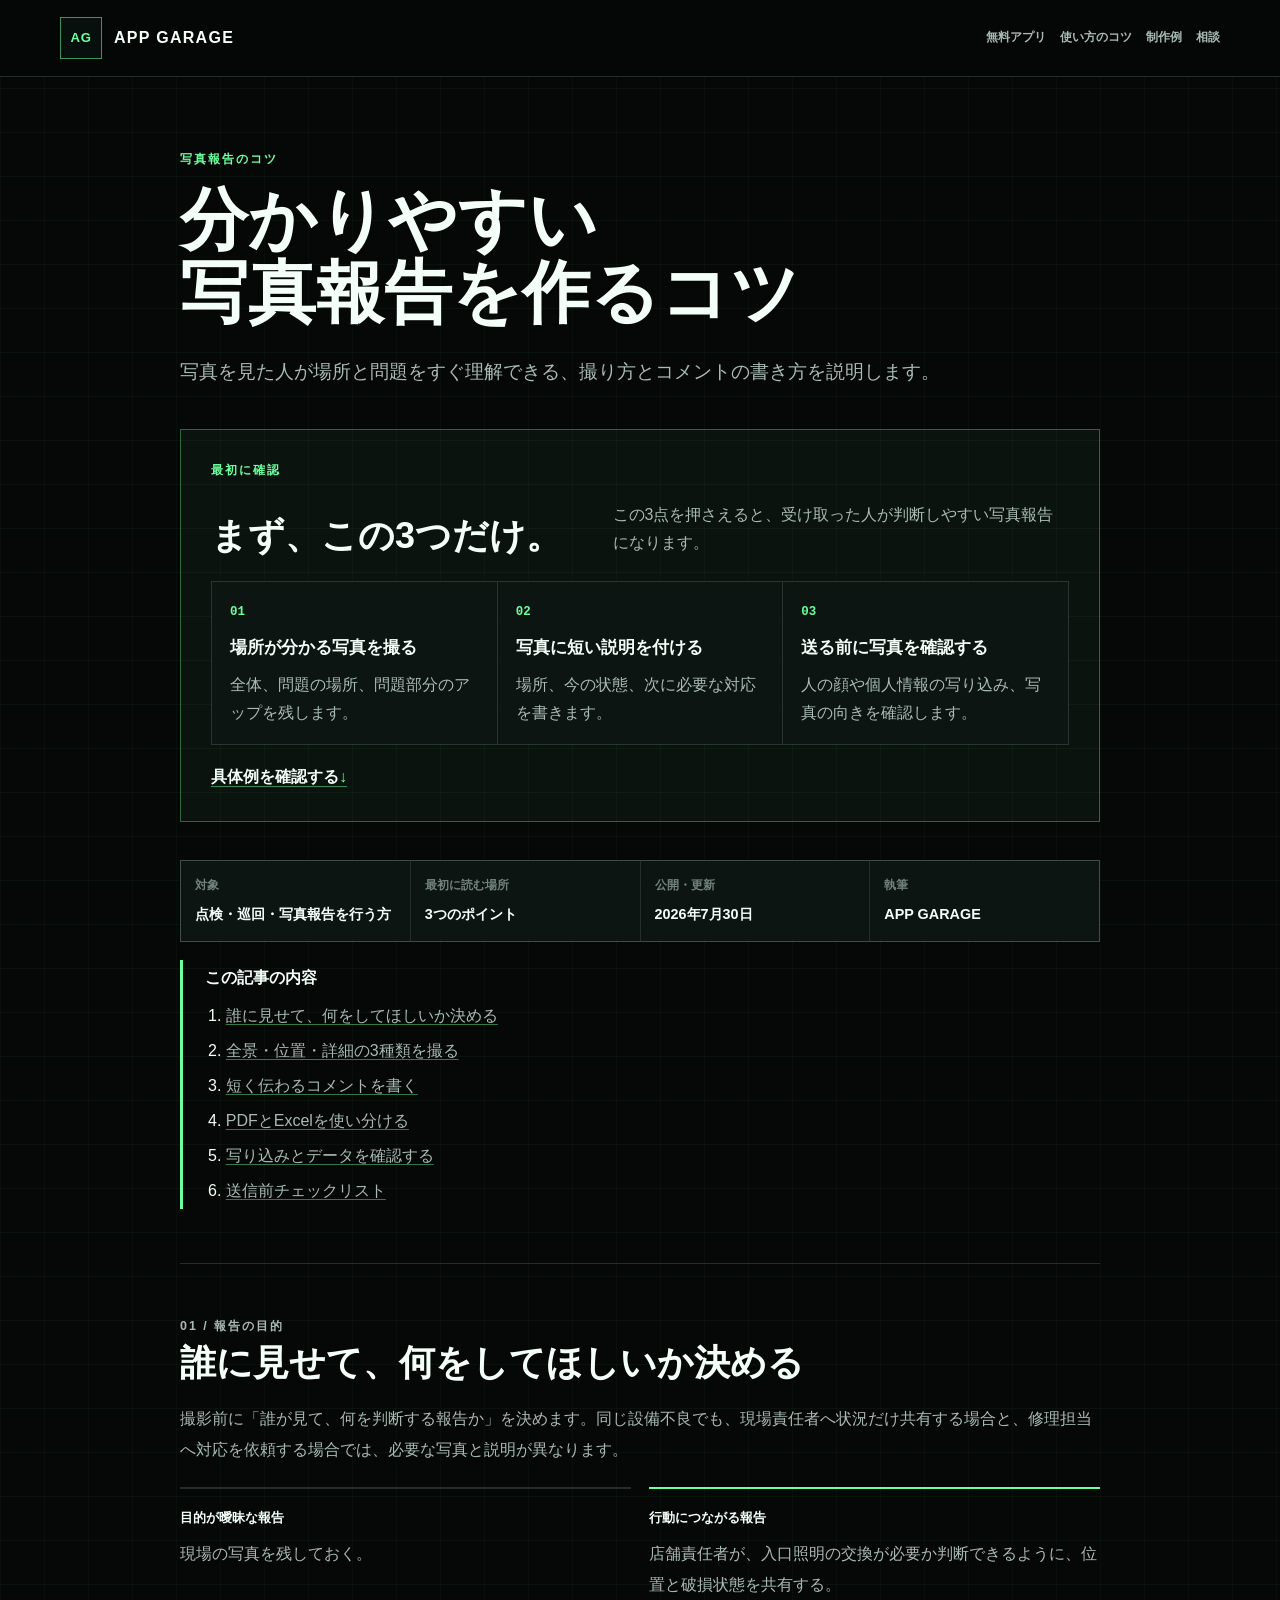
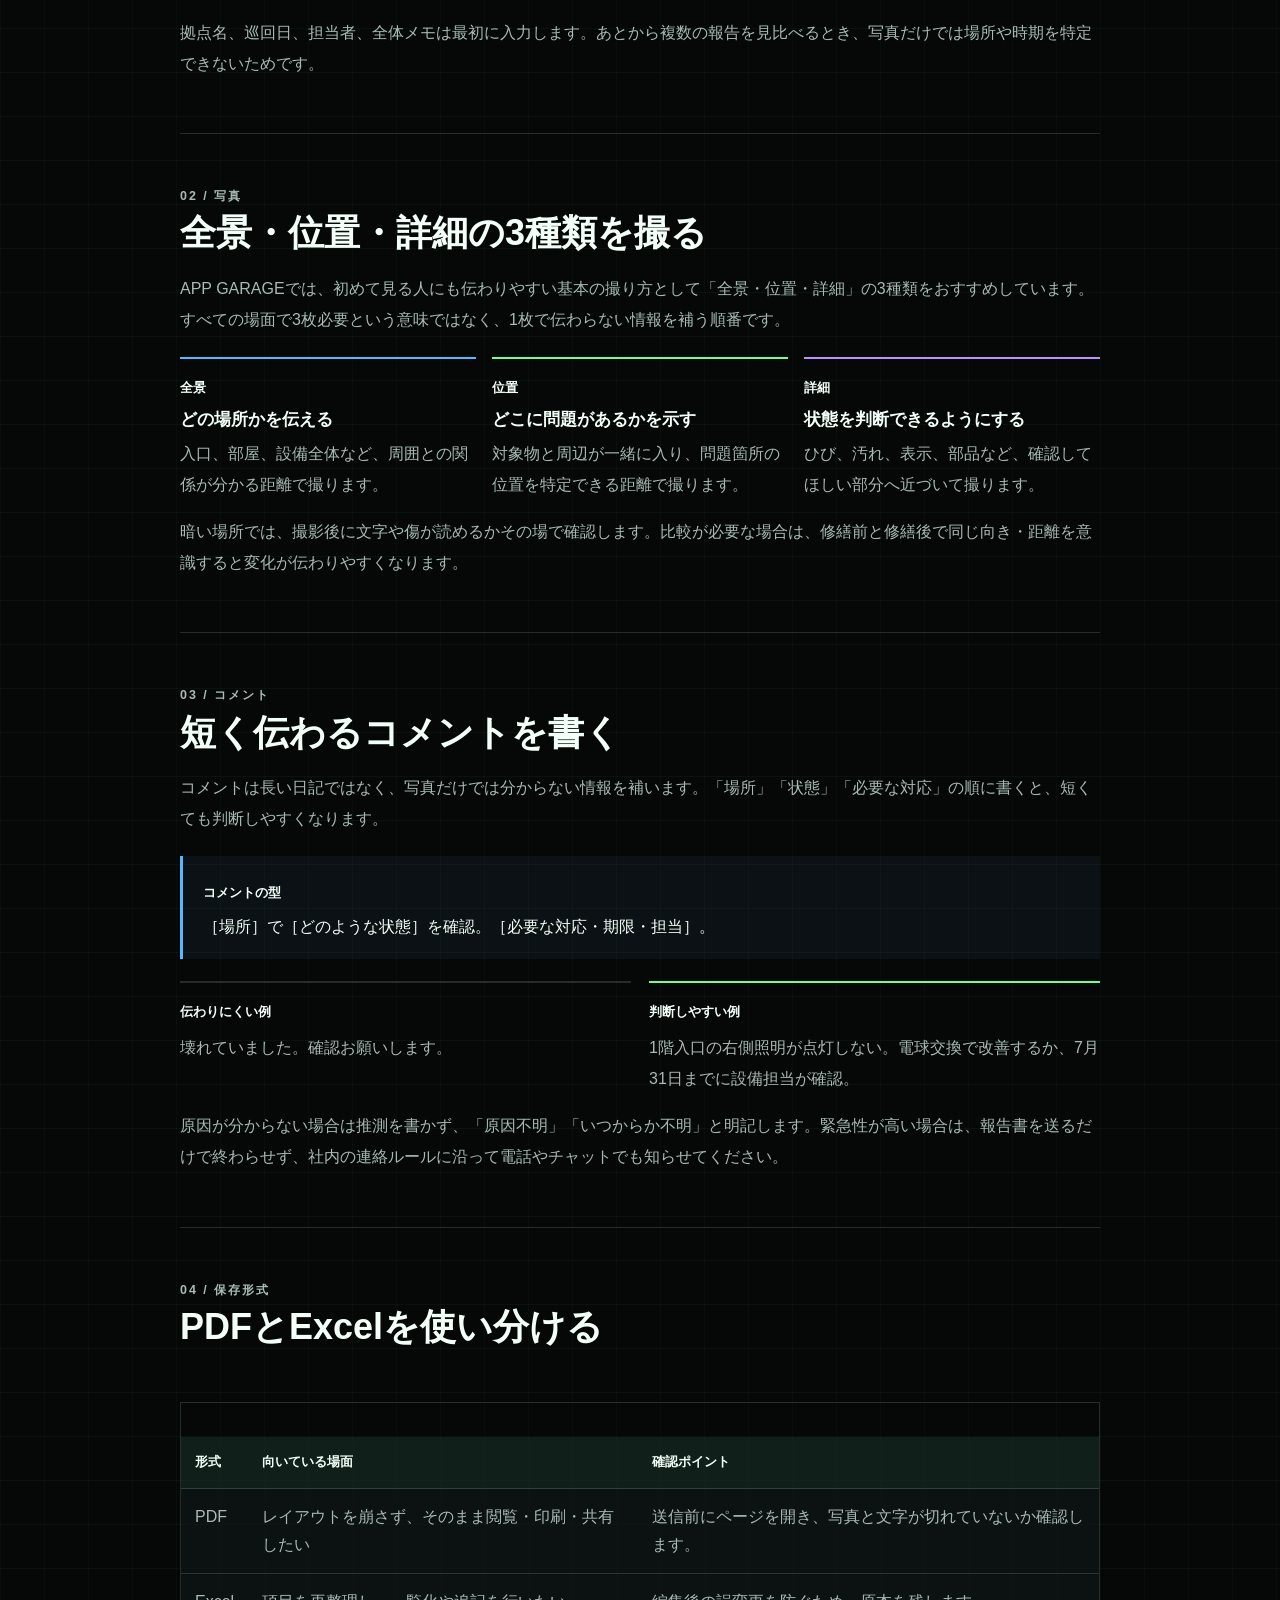
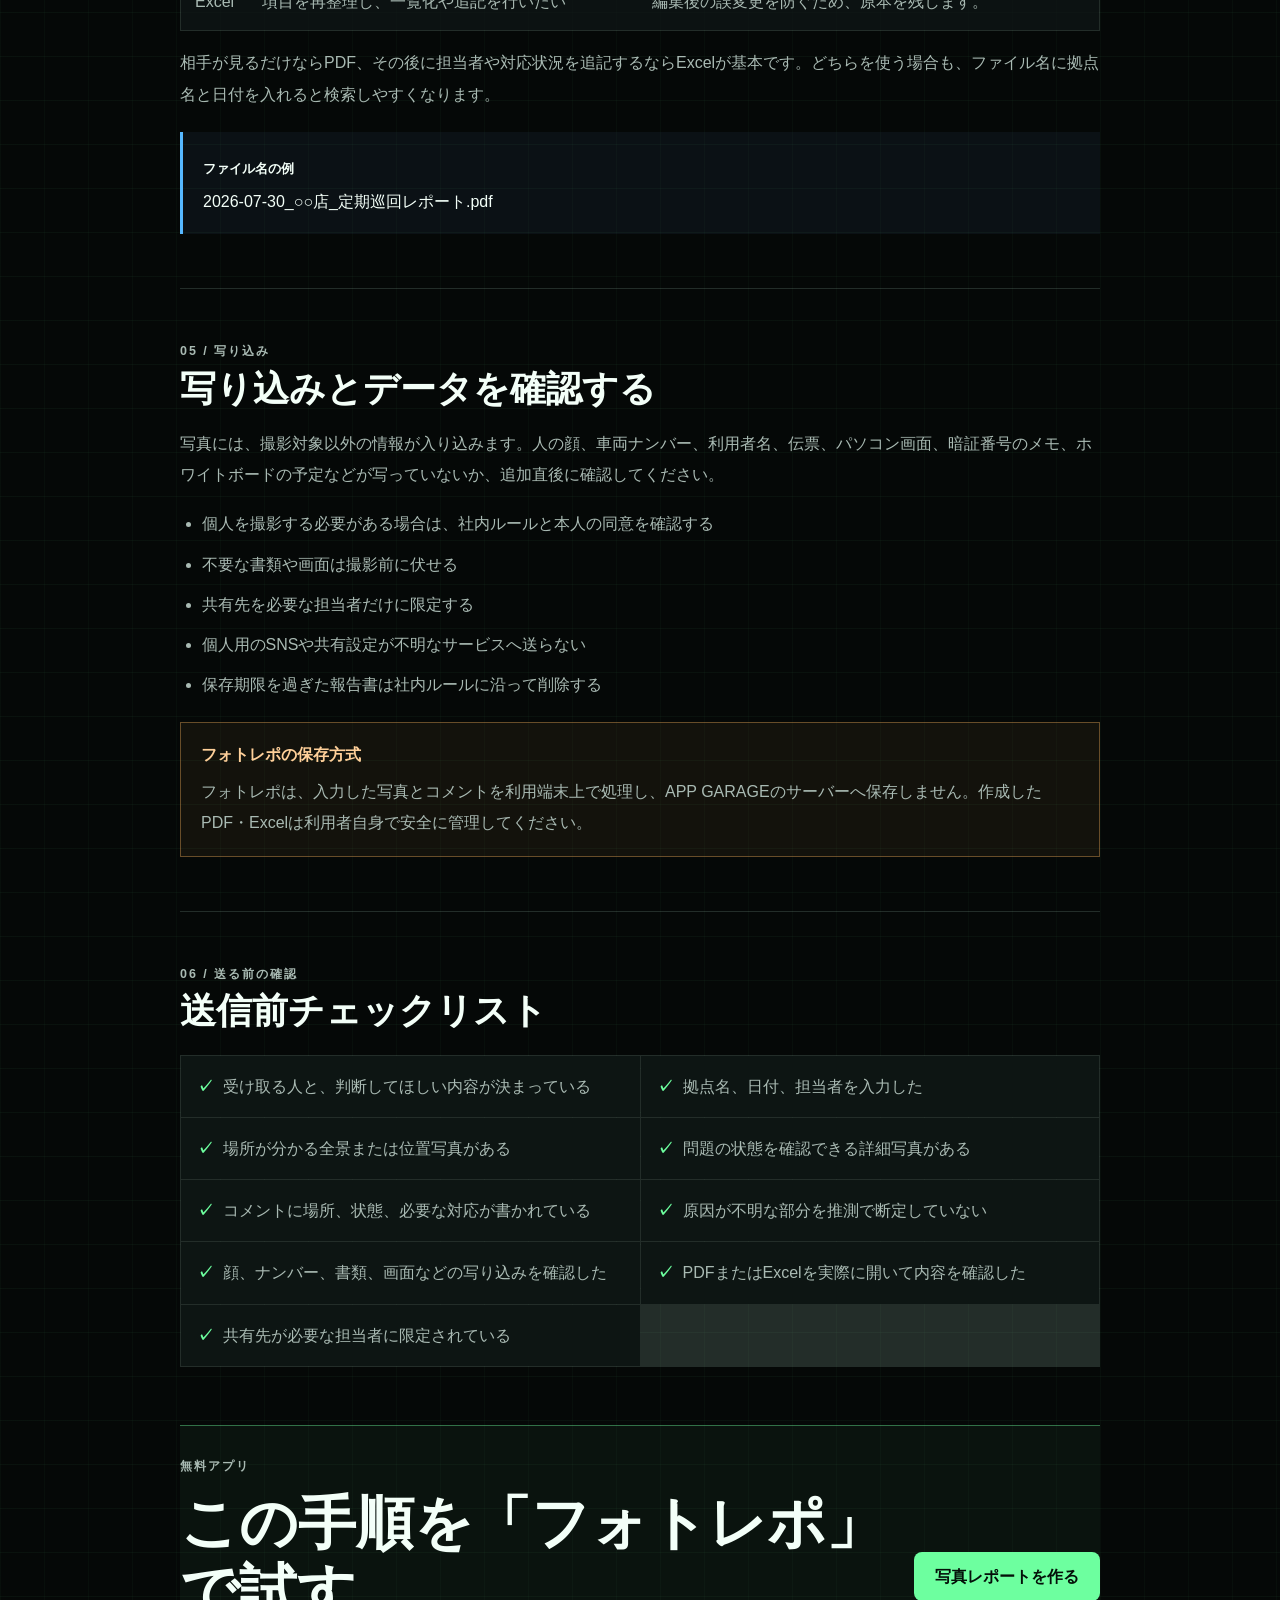
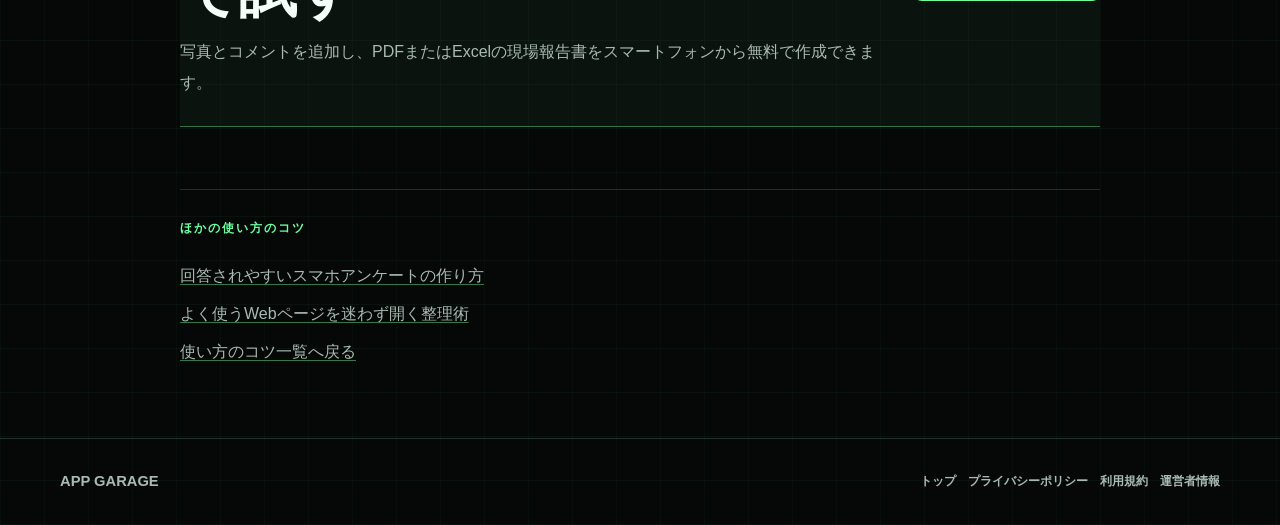
<file: guides/photo-report.html>
<!DOCTYPE html>
<html lang="ja">
  <head>
    <meta charset="utf-8">
    <meta name="viewport" content="width=device-width, initial-scale=1">
    <title>分かりやすい写真報告を作るコツ｜APP GARAGE</title>
    <meta
      name="description"
      content="撮る写真、短いコメント、PDFとExcelの使い分けなど、分かりやすい写真報告を作るコツを説明します。"
    >
    <meta property="og:type" content="article">
    <meta property="og:title" content="分かりやすい写真報告を作るコツ">
    <meta
      property="og:description"
      content="写真を見た人が場所と問題を理解できる、撮り方とコメントの書き方を説明します。"
    >
    <meta property="og:site_name" content="APP GARAGE">
    <meta name="theme-color" content="#050807">
    <meta name="google-adsense-account" content="ca-pub-1847456128680028">
    <link rel="canonical" href="https://app-garage.pages.dev/guides/photo-report.html">
    <link rel="icon" href="../assets/icons/favicon.svg" type="image/svg+xml">
    <link rel="stylesheet" href="../styles.css?v=20260730-copy2">
    <script type="application/ld+json">
      {
        "@context": "https://schema.org",
        "@type": "Article",
        "headline": "分かりやすい写真報告を作るコツ",
        "description": "撮る写真、短いコメント、PDFとExcelの使い分けを分かりやすく説明します。",
        "datePublished": "2026-07-30",
        "dateModified": "2026-07-30",
        "author": {
          "@type": "Organization",
          "name": "APP GARAGE"
        },
        "publisher": {
          "@type": "Organization",
          "name": "APP GARAGE",
          "url": "https://app-garage.pages.dev/"
        },
        "mainEntityOfPage": "https://app-garage.pages.dev/guides/photo-report.html"
      }
    </script>
  </head>
  <body>
    <a class="skip-link" href="#main">本文へ移動</a>

    <header class="site-header" aria-label="サイトヘッダー">
      <div class="header-inner">
        <a class="brand" href="../">
          <span class="brand-mark" aria-hidden="true">AG</span>
          <span class="brand-text">APP GARAGE</span>
        </a>
        <nav class="site-nav" aria-label="メインメニュー">
          <a href="../#free-apps">無料アプリ</a>
          <a href="./">使い方のコツ</a>
          <a href="../#case-studies">制作例</a>
          <a href="../#contact">相談</a>
        </nav>
      </div>
    </header>

    <main id="main" class="guide-article-page section-shell">
      <article class="guide-article">
        <header class="guide-article-header">
          <p class="section-kicker">写真報告のコツ</p>
          <h1>分かりやすい<br>写真報告を作るコツ</h1>
          <p class="guide-article-lead">
            写真を見た人が場所と問題をすぐ理解できる、撮り方とコメントの書き方を説明します。
          </p>
        </header>

        <section class="guide-quick-view" aria-labelledby="photo-quick-title">
          <div class="guide-quick-heading">
            <p class="section-kicker">最初に確認</p>
            <h2 id="photo-quick-title">まず、この3つだけ。</h2>
            <p>この3点を押さえると、受け取った人が判断しやすい写真報告になります。</p>
          </div>
          <ol class="guide-quick-points">
            <li><span>01</span><strong>場所が分かる写真を撮る</strong><p>全体、問題の場所、問題部分のアップを残します。</p></li>
            <li><span>02</span><strong>写真に短い説明を付ける</strong><p>場所、今の状態、次に必要な対応を書きます。</p></li>
            <li><span>03</span><strong>送る前に写真を確認する</strong><p>人の顔や個人情報の写り込み、写真の向きを確認します。</p></li>
          </ol>
          <a class="guide-jump" href="#purpose">具体例を確認する</a>
        </section>

        <dl class="article-meta">
          <div><dt>対象</dt><dd>点検・巡回・写真報告を行う方</dd></div>
          <div><dt>最初に読む場所</dt><dd>3つのポイント</dd></div>
          <div><dt>公開・更新</dt><dd>2026年7月30日</dd></div>
          <div><dt>執筆</dt><dd>APP GARAGE</dd></div>
        </dl>

        <nav class="guide-toc" aria-label="記事の目次">
          <p>この記事の内容</p>
          <ol>
            <li><a href="#purpose">誰に見せて、何をしてほしいか決める</a></li>
            <li><a href="#photos">全景・位置・詳細の3種類を撮る</a></li>
            <li><a href="#comments">短く伝わるコメントを書く</a></li>
            <li><a href="#format">PDFとExcelを使い分ける</a></li>
            <li><a href="#privacy">写り込みとデータを確認する</a></li>
            <li><a href="#checklist">送信前チェックリスト</a></li>
          </ol>
        </nav>

        <section id="purpose">
          <p class="section-kicker">01 / 報告の目的</p>
          <h2>誰に見せて、何をしてほしいか決める</h2>
          <p>
            撮影前に「誰が見て、何を判断する報告か」を決めます。同じ設備不良でも、現場責任者へ状況だけ共有する場合と、修理担当へ対応を依頼する場合では、必要な写真と説明が異なります。
          </p>
          <div class="guide-example">
            <div>
              <span>目的が曖昧な報告</span>
              <p>現場の写真を残しておく。</p>
            </div>
            <div>
              <span>行動につながる報告</span>
              <p>店舗責任者が、入口照明の交換が必要か判断できるように、位置と破損状態を共有する。</p>
            </div>
          </div>
          <p>
            拠点名、巡回日、担当者、全体メモは最初に入力します。あとから複数の報告を見比べるとき、写真だけでは場所や時期を特定できないためです。
          </p>
        </section>

        <section id="photos">
          <p class="section-kicker">02 / 写真</p>
          <h2>全景・位置・詳細の3種類を撮る</h2>
          <p>
            APP GARAGEでは、初めて見る人にも伝わりやすい基本の撮り方として「全景・位置・詳細」の3種類をおすすめしています。すべての場面で3枚必要という意味ではなく、1枚で伝わらない情報を補う順番です。
          </p>
          <div class="photo-method">
            <article>
              <span>全景</span>
              <h3>どの場所かを伝える</h3>
              <p>入口、部屋、設備全体など、周囲との関係が分かる距離で撮ります。</p>
            </article>
            <article>
              <span>位置</span>
              <h3>どこに問題があるかを示す</h3>
              <p>対象物と周辺が一緒に入り、問題箇所の位置を特定できる距離で撮ります。</p>
            </article>
            <article>
              <span>詳細</span>
              <h3>状態を判断できるようにする</h3>
              <p>ひび、汚れ、表示、部品など、確認してほしい部分へ近づいて撮ります。</p>
            </article>
          </div>
          <p>
            暗い場所では、撮影後に文字や傷が読めるかその場で確認します。比較が必要な場合は、修繕前と修繕後で同じ向き・距離を意識すると変化が伝わりやすくなります。
          </p>
        </section>

        <section id="comments">
          <p class="section-kicker">03 / コメント</p>
          <h2>短く伝わるコメントを書く</h2>
          <p>
            コメントは長い日記ではなく、写真だけでは分からない情報を補います。「場所」「状態」「必要な対応」の順に書くと、短くても判断しやすくなります。
          </p>
          <div class="copy-sample">
            <p class="copy-sample-title">コメントの型</p>
            <p>［場所］で［どのような状態］を確認。［必要な対応・期限・担当］。</p>
          </div>
          <div class="guide-example">
            <div>
              <span>伝わりにくい例</span>
              <p>壊れていました。確認お願いします。</p>
            </div>
            <div>
              <span>判断しやすい例</span>
              <p>1階入口の右側照明が点灯しない。電球交換で改善するか、7月31日までに設備担当が確認。</p>
            </div>
          </div>
          <p>
            原因が分からない場合は推測を書かず、「原因不明」「いつからか不明」と明記します。緊急性が高い場合は、報告書を送るだけで終わらせず、社内の連絡ルールに沿って電話やチャットでも知らせてください。
          </p>
        </section>

        <section id="format">
          <p class="section-kicker">04 / 保存形式</p>
          <h2>PDFとExcelを使い分ける</h2>
          <section class="guide-table-wrap" aria-label="PDFとExcelの使い分け" tabindex="0">
            <table class="guide-table">
              <thead>
                <tr>
                  <th>形式</th>
                  <th>向いている場面</th>
                  <th>確認ポイント</th>
                </tr>
              </thead>
              <tbody>
                <tr>
                  <td>PDF</td>
                  <td>レイアウトを崩さず、そのまま閲覧・印刷・共有したい</td>
                  <td>送信前にページを開き、写真と文字が切れていないか確認します。</td>
                </tr>
                <tr>
                  <td>Excel</td>
                  <td>項目を再整理し、一覧化や追記を行いたい</td>
                  <td>編集後の誤変更を防ぐため、原本を残します。</td>
                </tr>
              </tbody>
            </table>
          </section>
          <p>
            相手が見るだけならPDF、その後に担当者や対応状況を追記するならExcelが基本です。どちらを使う場合も、ファイル名に拠点名と日付を入れると検索しやすくなります。
          </p>
          <div class="copy-sample">
            <p class="copy-sample-title">ファイル名の例</p>
            <p>2026-07-30_○○店_定期巡回レポート.pdf</p>
          </div>
        </section>

        <section id="privacy">
          <p class="section-kicker">05 / 写り込み</p>
          <h2>写り込みとデータを確認する</h2>
          <p>
            写真には、撮影対象以外の情報が入り込みます。人の顔、車両ナンバー、利用者名、伝票、パソコン画面、暗証番号のメモ、ホワイトボードの予定などが写っていないか、追加直後に確認してください。
          </p>
          <ul>
            <li>個人を撮影する必要がある場合は、社内ルールと本人の同意を確認する</li>
            <li>不要な書類や画面は撮影前に伏せる</li>
            <li>共有先を必要な担当者だけに限定する</li>
            <li>個人用のSNSや共有設定が不明なサービスへ送らない</li>
            <li>保存期限を過ぎた報告書は社内ルールに沿って削除する</li>
          </ul>
          <aside class="guide-caution" aria-label="フォトレポの保存方式">
            <strong>フォトレポの保存方式</strong>
            <p>フォトレポは、入力した写真とコメントを利用端末上で処理し、APP GARAGEのサーバーへ保存しません。作成したPDF・Excelは利用者自身で安全に管理してください。</p>
          </aside>
        </section>

        <section id="checklist">
          <p class="section-kicker">06 / 送る前の確認</p>
          <h2>送信前チェックリスト</h2>
          <ul class="guide-checklist">
            <li>受け取る人と、判断してほしい内容が決まっている</li>
            <li>拠点名、日付、担当者を入力した</li>
            <li>場所が分かる全景または位置写真がある</li>
            <li>問題の状態を確認できる詳細写真がある</li>
            <li>コメントに場所、状態、必要な対応が書かれている</li>
            <li>原因が不明な部分を推測で断定していない</li>
            <li>顔、ナンバー、書類、画面などの写り込みを確認した</li>
            <li>PDFまたはExcelを実際に開いて内容を確認した</li>
            <li>共有先が必要な担当者に限定されている</li>
          </ul>
        </section>

        <aside class="guide-cta" aria-labelledby="photo-cta-title">
          <div>
            <p class="section-kicker">無料アプリ</p>
            <h2 id="photo-cta-title">この手順を「フォトレポ」で試す</h2>
            <p>写真とコメントを追加し、PDFまたはExcelの現場報告書をスマートフォンから無料で作成できます。</p>
          </div>
          <a class="button button-primary" href="../photorepo/">写真レポートを作る</a>
        </aside>
      </article>

      <nav class="related-guides" aria-label="関連ガイド">
        <p class="section-kicker">ほかの使い方のコツ</p>
        <a href="./smart-survey.html">回答されやすいスマホアンケートの作り方</a>
        <a href="./pc-shortcuts.html">よく使うWebページを迷わず開く整理術</a>
        <a href="./">使い方のコツ一覧へ戻る</a>
      </nav>
    </main>

    <footer class="site-footer">
      <div class="footer-inner">
        <p><strong>APP GARAGE</strong></p>
        <nav class="footer-links" aria-label="フッターリンク">
          <a href="../">トップ</a>
          <a href="../privacy.html">プライバシーポリシー</a>
          <a href="../terms.html">利用規約</a>
          <a href="../operator.html">運営者情報</a>
        </nav>
      </div>
    </footer>
  </body>
</html>
</file>
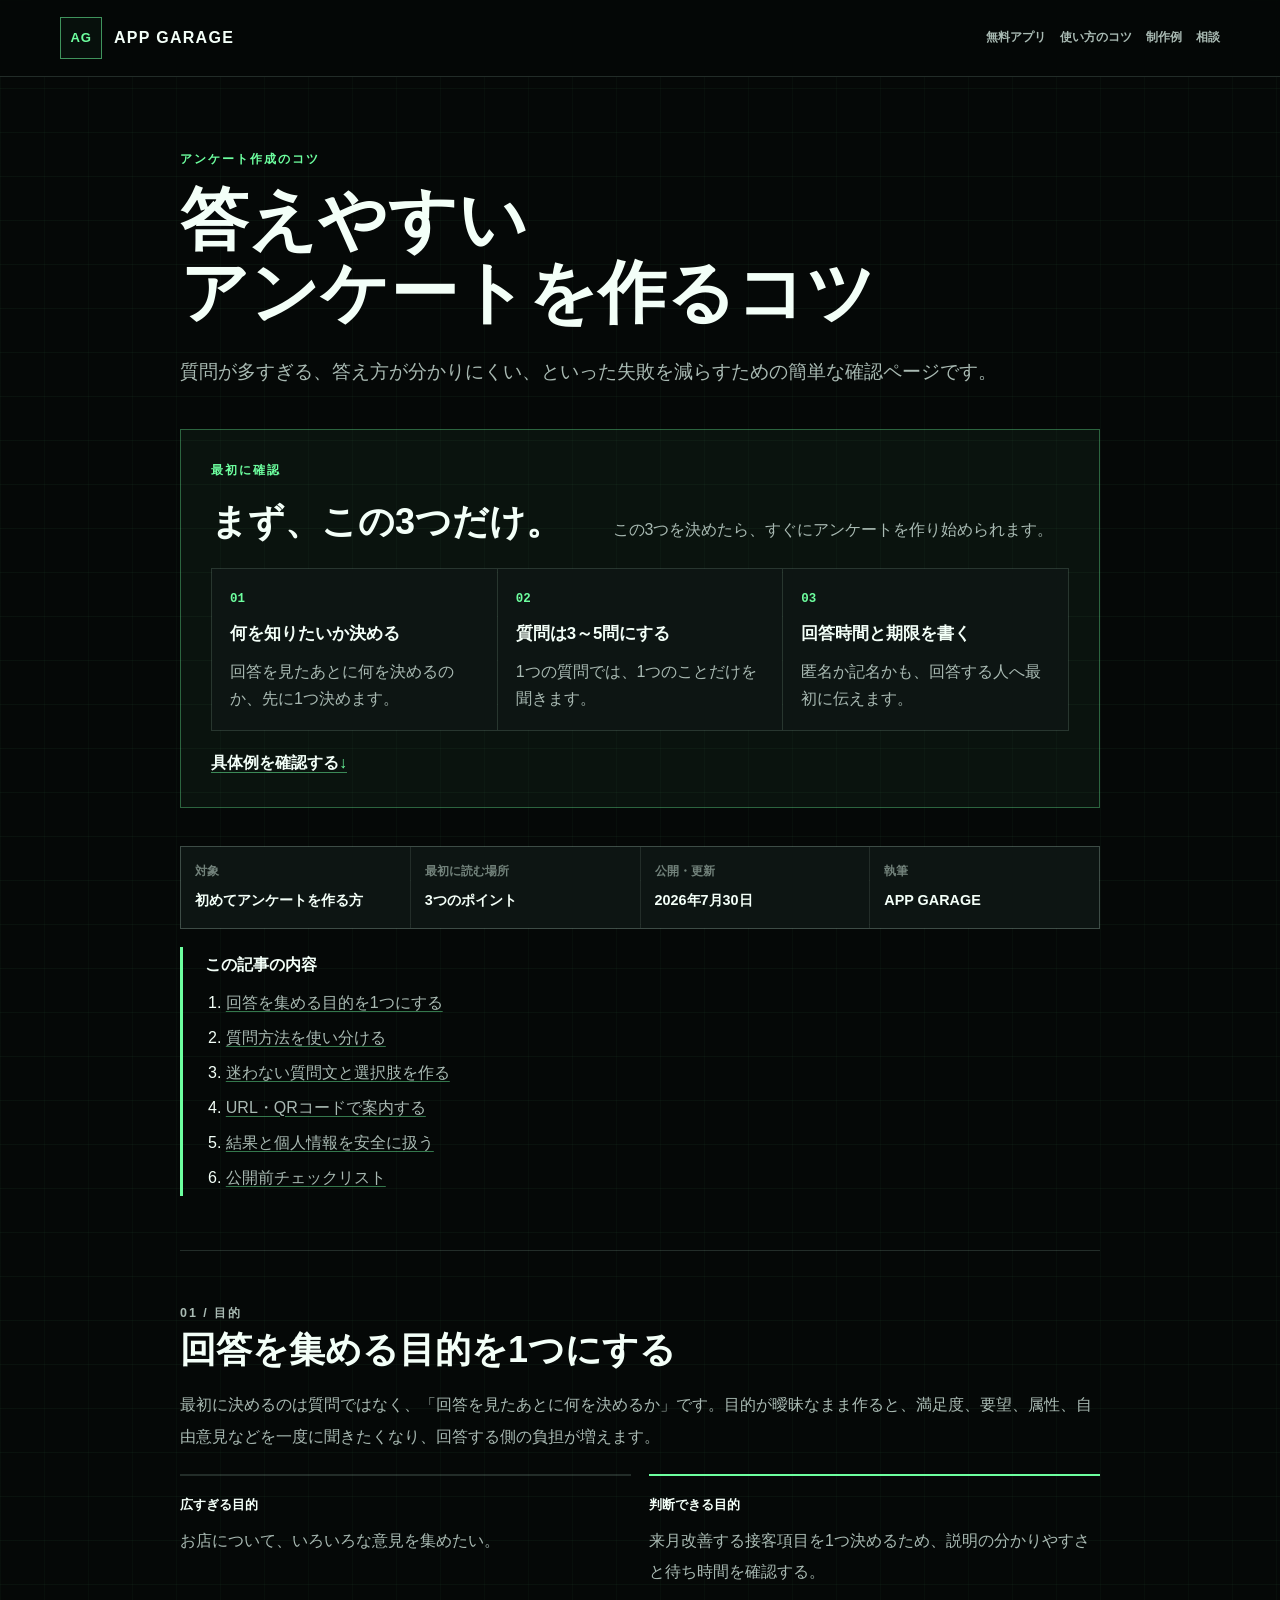
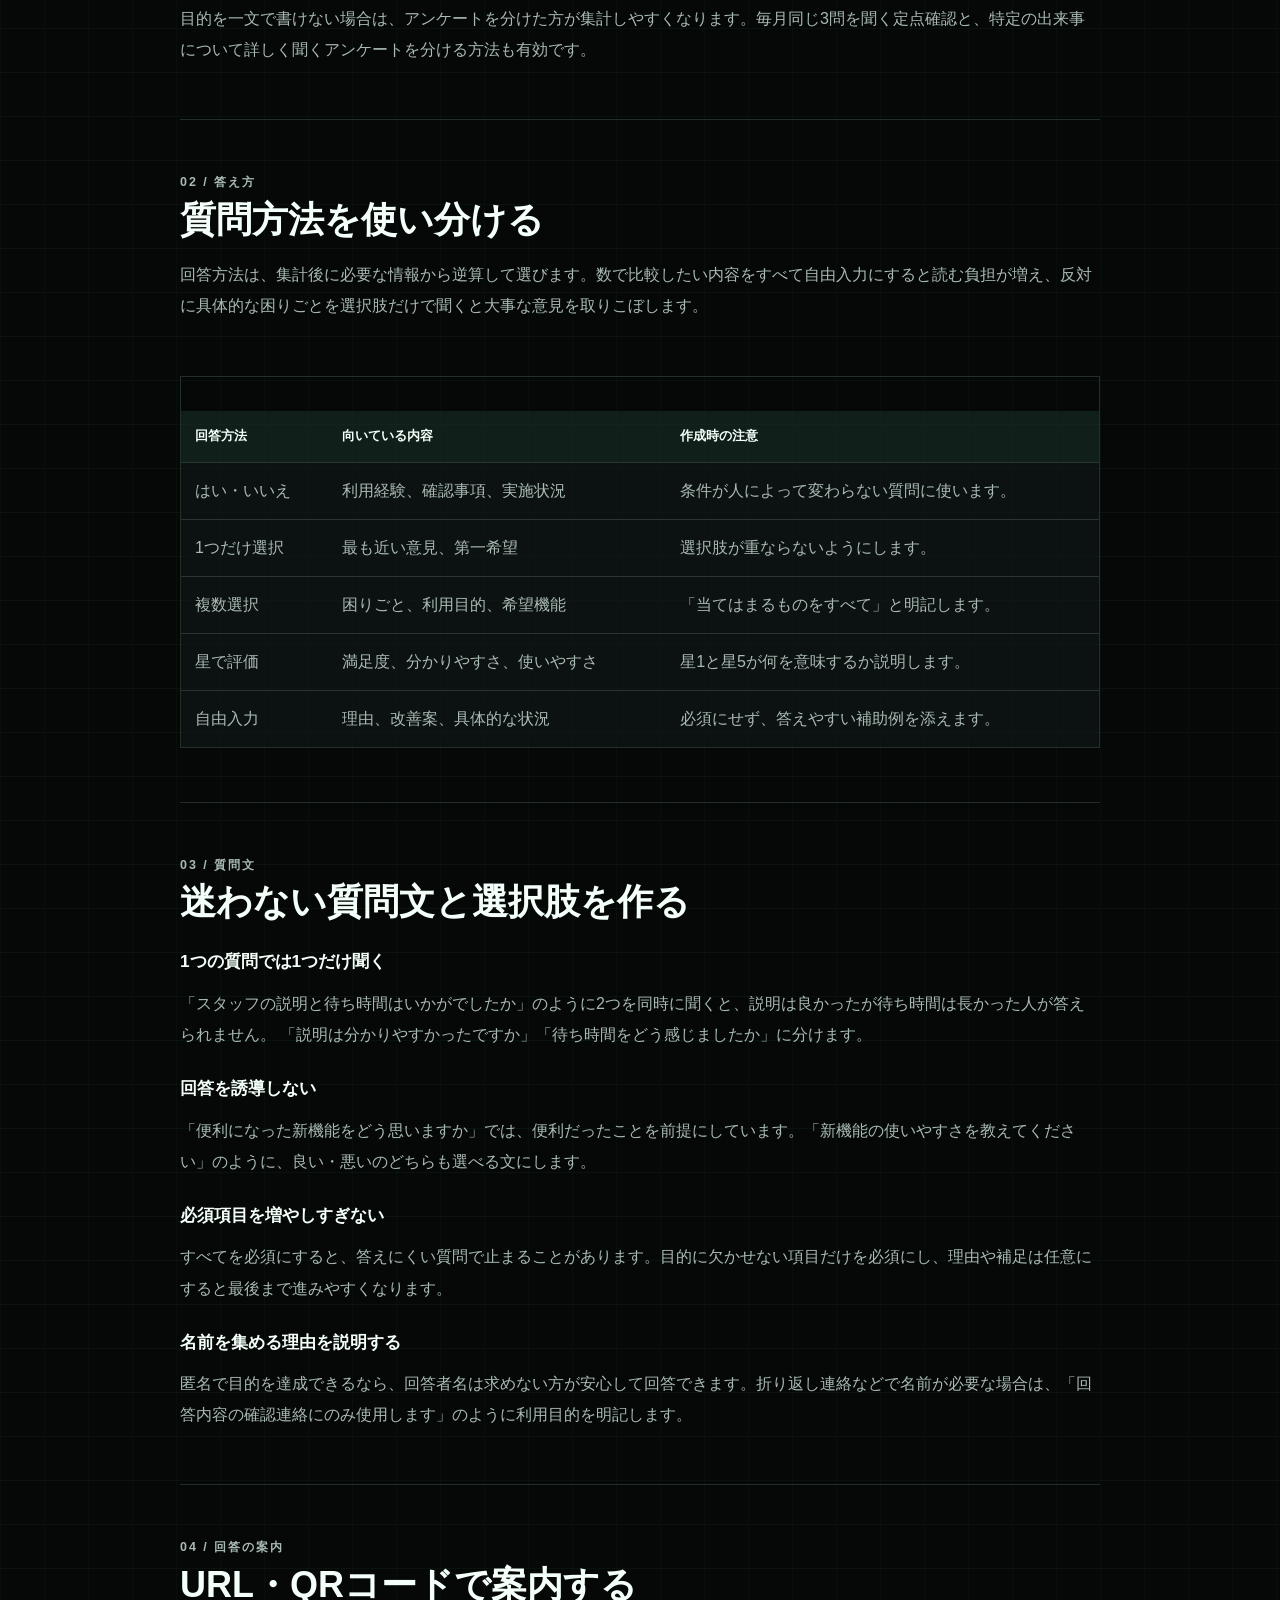
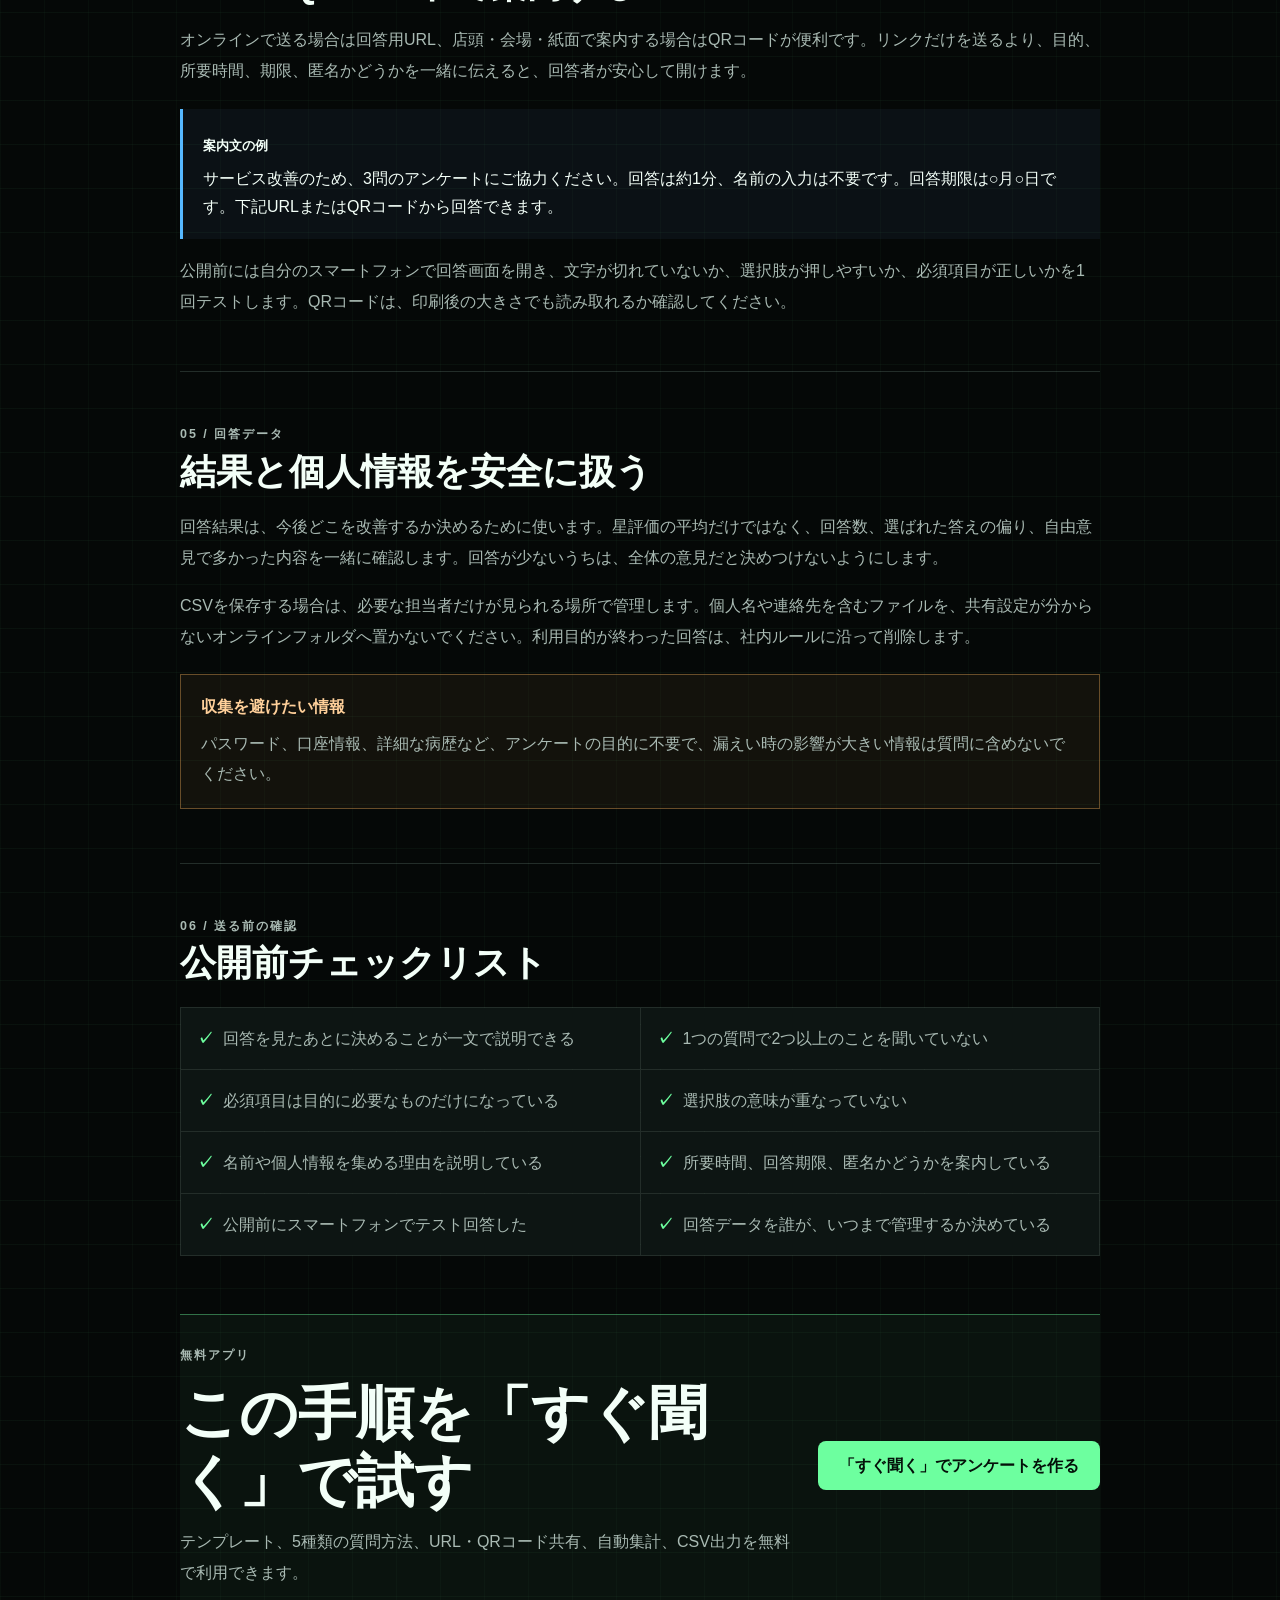
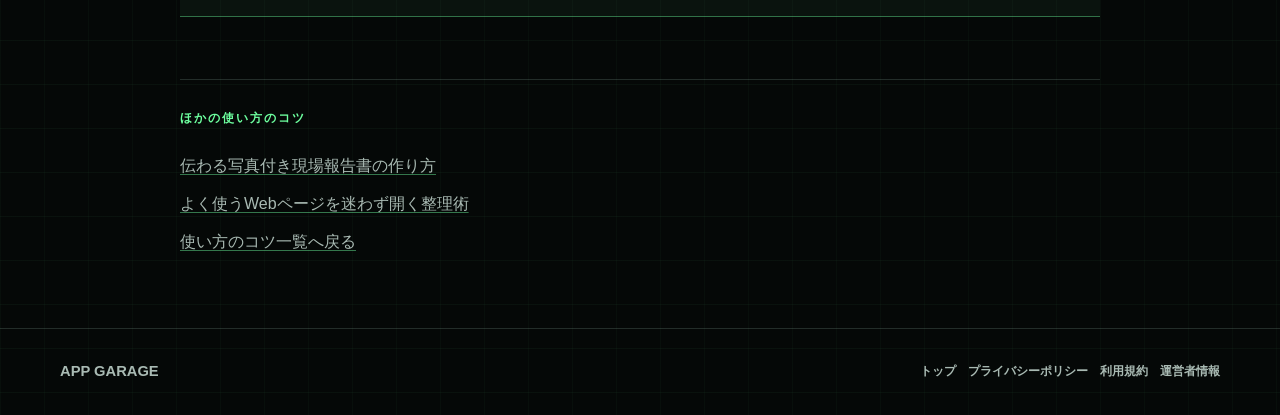
<file: guides/smart-survey.html>
<!DOCTYPE html>
<html lang="ja">
  <head>
    <meta charset="utf-8">
    <meta name="viewport" content="width=device-width, initial-scale=1">
    <title>答えやすいアンケートを作るコツ｜APP GARAGE</title>
    <meta
      name="description"
      content="質問数、答え方、回答用URLを送るときの注意など、答えやすいアンケートを作るコツを説明します。"
    >
    <meta property="og:type" content="article">
    <meta property="og:title" content="答えやすいアンケートを作るコツ">
    <meta
      property="og:description"
      content="質問が多すぎる、答え方が分かりにくい、といった失敗を減らすための簡単な確認ページです。"
    >
    <meta property="og:site_name" content="APP GARAGE">
    <meta name="theme-color" content="#050807">
    <meta name="google-adsense-account" content="ca-pub-1847456128680028">
    <link rel="canonical" href="https://app-garage.pages.dev/guides/smart-survey.html">
    <link rel="icon" href="../assets/icons/favicon.svg" type="image/svg+xml">
    <link rel="stylesheet" href="../styles.css?v=20260730-copy2">
    <script type="application/ld+json">
      {
        "@context": "https://schema.org",
        "@type": "Article",
        "headline": "答えやすいアンケートを作るコツ",
        "description": "質問数、答え方、回答用URLを送るときの注意を分かりやすく説明します。",
        "datePublished": "2026-07-30",
        "dateModified": "2026-07-30",
        "author": {
          "@type": "Organization",
          "name": "APP GARAGE"
        },
        "publisher": {
          "@type": "Organization",
          "name": "APP GARAGE",
          "url": "https://app-garage.pages.dev/"
        },
        "mainEntityOfPage": "https://app-garage.pages.dev/guides/smart-survey.html"
      }
    </script>
  </head>
  <body>
    <a class="skip-link" href="#main">本文へ移動</a>

    <header class="site-header" aria-label="サイトヘッダー">
      <div class="header-inner">
        <a class="brand" href="../">
          <span class="brand-mark" aria-hidden="true">AG</span>
          <span class="brand-text">APP GARAGE</span>
        </a>
        <nav class="site-nav" aria-label="メインメニュー">
          <a href="../#free-apps">無料アプリ</a>
          <a href="./">使い方のコツ</a>
          <a href="../#case-studies">制作例</a>
          <a href="../#contact">相談</a>
        </nav>
      </div>
    </header>

    <main id="main" class="guide-article-page section-shell">
      <article class="guide-article">
        <header class="guide-article-header">
          <p class="section-kicker">アンケート作成のコツ</p>
          <h1>答えやすい<br>アンケートを作るコツ</h1>
          <p class="guide-article-lead">
            質問が多すぎる、答え方が分かりにくい、といった失敗を減らすための簡単な確認ページです。
          </p>
        </header>

        <section class="guide-quick-view" aria-labelledby="survey-quick-title">
          <div class="guide-quick-heading">
            <p class="section-kicker">最初に確認</p>
            <h2 id="survey-quick-title">まず、この3つだけ。</h2>
            <p>この3つを決めたら、すぐにアンケートを作り始められます。</p>
          </div>
          <ol class="guide-quick-points">
            <li><span>01</span><strong>何を知りたいか決める</strong><p>回答を見たあとに何を決めるのか、先に1つ決めます。</p></li>
            <li><span>02</span><strong>質問は3～5問にする</strong><p>1つの質問では、1つのことだけを聞きます。</p></li>
            <li><span>03</span><strong>回答時間と期限を書く</strong><p>匿名か記名かも、回答する人へ最初に伝えます。</p></li>
          </ol>
          <a class="guide-jump" href="#goal">具体例を確認する</a>
        </section>

        <dl class="article-meta">
          <div><dt>対象</dt><dd>初めてアンケートを作る方</dd></div>
          <div><dt>最初に読む場所</dt><dd>3つのポイント</dd></div>
          <div><dt>公開・更新</dt><dd>2026年7月30日</dd></div>
          <div><dt>執筆</dt><dd>APP GARAGE</dd></div>
        </dl>

        <nav class="guide-toc" aria-label="記事の目次">
          <p>この記事の内容</p>
          <ol>
            <li><a href="#goal">回答を集める目的を1つにする</a></li>
            <li><a href="#questions">質問方法を使い分ける</a></li>
            <li><a href="#wording">迷わない質問文と選択肢を作る</a></li>
            <li><a href="#sharing">URL・QRコードで案内する</a></li>
            <li><a href="#results">結果と個人情報を安全に扱う</a></li>
            <li><a href="#checklist">公開前チェックリスト</a></li>
          </ol>
        </nav>

        <section id="goal">
          <p class="section-kicker">01 / 目的</p>
          <h2>回答を集める目的を1つにする</h2>
          <p>
            最初に決めるのは質問ではなく、「回答を見たあとに何を決めるか」です。目的が曖昧なまま作ると、満足度、要望、属性、自由意見などを一度に聞きたくなり、回答する側の負担が増えます。
          </p>
          <div class="guide-example">
            <div>
              <span>広すぎる目的</span>
              <p>お店について、いろいろな意見を集めたい。</p>
            </div>
            <div>
              <span>判断できる目的</span>
              <p>来月改善する接客項目を1つ決めるため、説明の分かりやすさと待ち時間を確認する。</p>
            </div>
          </div>
          <p>
            目的を一文で書けない場合は、アンケートを分けた方が集計しやすくなります。毎月同じ3問を聞く定点確認と、特定の出来事について詳しく聞くアンケートを分ける方法も有効です。
          </p>
        </section>

        <section id="questions">
          <p class="section-kicker">02 / 答え方</p>
          <h2>質問方法を使い分ける</h2>
          <p>
            回答方法は、集計後に必要な情報から逆算して選びます。数で比較したい内容をすべて自由入力にすると読む負担が増え、反対に具体的な困りごとを選択肢だけで聞くと大事な意見を取りこぼします。
          </p>
          <section class="guide-table-wrap" aria-label="回答方法の使い分け" tabindex="0">
            <table class="guide-table">
              <thead>
                <tr>
                  <th>回答方法</th>
                  <th>向いている内容</th>
                  <th>作成時の注意</th>
                </tr>
              </thead>
              <tbody>
                <tr>
                  <td>はい・いいえ</td>
                  <td>利用経験、確認事項、実施状況</td>
                  <td>条件が人によって変わらない質問に使います。</td>
                </tr>
                <tr>
                  <td>1つだけ選択</td>
                  <td>最も近い意見、第一希望</td>
                  <td>選択肢が重ならないようにします。</td>
                </tr>
                <tr>
                  <td>複数選択</td>
                  <td>困りごと、利用目的、希望機能</td>
                  <td>「当てはまるものをすべて」と明記します。</td>
                </tr>
                <tr>
                  <td>星で評価</td>
                  <td>満足度、分かりやすさ、使いやすさ</td>
                  <td>星1と星5が何を意味するか説明します。</td>
                </tr>
                <tr>
                  <td>自由入力</td>
                  <td>理由、改善案、具体的な状況</td>
                  <td>必須にせず、答えやすい補助例を添えます。</td>
                </tr>
              </tbody>
            </table>
          </section>
        </section>

        <section id="wording">
          <p class="section-kicker">03 / 質問文</p>
          <h2>迷わない質問文と選択肢を作る</h2>
          <h3>1つの質問では1つだけ聞く</h3>
          <p>
            「スタッフの説明と待ち時間はいかがでしたか」のように2つを同時に聞くと、説明は良かったが待ち時間は長かった人が答えられません。
            「説明は分かりやすかったですか」「待ち時間をどう感じましたか」に分けます。
          </p>
          <h3>回答を誘導しない</h3>
          <p>
            「便利になった新機能をどう思いますか」では、便利だったことを前提にしています。「新機能の使いやすさを教えてください」のように、良い・悪いのどちらも選べる文にします。
          </p>
          <h3>必須項目を増やしすぎない</h3>
          <p>
            すべてを必須にすると、答えにくい質問で止まることがあります。目的に欠かせない項目だけを必須にし、理由や補足は任意にすると最後まで進みやすくなります。
          </p>
          <h3>名前を集める理由を説明する</h3>
          <p>
            匿名で目的を達成できるなら、回答者名は求めない方が安心して回答できます。折り返し連絡などで名前が必要な場合は、「回答内容の確認連絡にのみ使用します」のように利用目的を明記します。
          </p>
        </section>

        <section id="sharing">
          <p class="section-kicker">04 / 回答の案内</p>
          <h2>URL・QRコードで案内する</h2>
          <p>
            オンラインで送る場合は回答用URL、店頭・会場・紙面で案内する場合はQRコードが便利です。リンクだけを送るより、目的、所要時間、期限、匿名かどうかを一緒に伝えると、回答者が安心して開けます。
          </p>
          <div class="copy-sample">
            <p class="copy-sample-title">案内文の例</p>
            <p>
              サービス改善のため、3問のアンケートにご協力ください。回答は約1分、名前の入力は不要です。回答期限は○月○日です。下記URLまたはQRコードから回答できます。
            </p>
          </div>
          <p>
            公開前には自分のスマートフォンで回答画面を開き、文字が切れていないか、選択肢が押しやすいか、必須項目が正しいかを1回テストします。QRコードは、印刷後の大きさでも読み取れるか確認してください。
          </p>
        </section>

        <section id="results">
          <p class="section-kicker">05 / 回答データ</p>
          <h2>結果と個人情報を安全に扱う</h2>
          <p>
            回答結果は、今後どこを改善するか決めるために使います。星評価の平均だけではなく、回答数、選ばれた答えの偏り、自由意見で多かった内容を一緒に確認します。回答が少ないうちは、全体の意見だと決めつけないようにします。
          </p>
          <p>
            CSVを保存する場合は、必要な担当者だけが見られる場所で管理します。個人名や連絡先を含むファイルを、共有設定が分からないオンラインフォルダへ置かないでください。利用目的が終わった回答は、社内ルールに沿って削除します。
          </p>
          <aside class="guide-caution" aria-label="収集を避けたい情報">
            <strong>収集を避けたい情報</strong>
            <p>パスワード、口座情報、詳細な病歴など、アンケートの目的に不要で、漏えい時の影響が大きい情報は質問に含めないでください。</p>
          </aside>
        </section>

        <section id="checklist">
          <p class="section-kicker">06 / 送る前の確認</p>
          <h2>公開前チェックリスト</h2>
          <ul class="guide-checklist">
            <li>回答を見たあとに決めることが一文で説明できる</li>
            <li>1つの質問で2つ以上のことを聞いていない</li>
            <li>必須項目は目的に必要なものだけになっている</li>
            <li>選択肢の意味が重なっていない</li>
            <li>名前や個人情報を集める理由を説明している</li>
            <li>所要時間、回答期限、匿名かどうかを案内している</li>
            <li>公開前にスマートフォンでテスト回答した</li>
            <li>回答データを誰が、いつまで管理するか決めている</li>
          </ul>
        </section>

        <aside class="guide-cta" aria-labelledby="survey-cta-title">
          <div>
            <p class="section-kicker">無料アプリ</p>
            <h2 id="survey-cta-title">この手順を「すぐ聞く」で試す</h2>
            <p>テンプレート、5種類の質問方法、URL・QRコード共有、自動集計、CSV出力を無料で利用できます。</p>
          </div>
          <a class="button button-primary" href="../sugukiku/">「すぐ聞く」でアンケートを作る</a>
        </aside>
      </article>

      <nav class="related-guides" aria-label="関連ガイド">
        <p class="section-kicker">ほかの使い方のコツ</p>
        <a href="./photo-report.html">伝わる写真付き現場報告書の作り方</a>
        <a href="./pc-shortcuts.html">よく使うWebページを迷わず開く整理術</a>
        <a href="./">使い方のコツ一覧へ戻る</a>
      </nav>
    </main>

    <footer class="site-footer">
      <div class="footer-inner">
        <p><strong>APP GARAGE</strong></p>
        <nav class="footer-links" aria-label="フッターリンク">
          <a href="../">トップ</a>
          <a href="../privacy.html">プライバシーポリシー</a>
          <a href="../terms.html">利用規約</a>
          <a href="../operator.html">運営者情報</a>
        </nav>
      </div>
    </footer>
  </body>
</html>
</file>
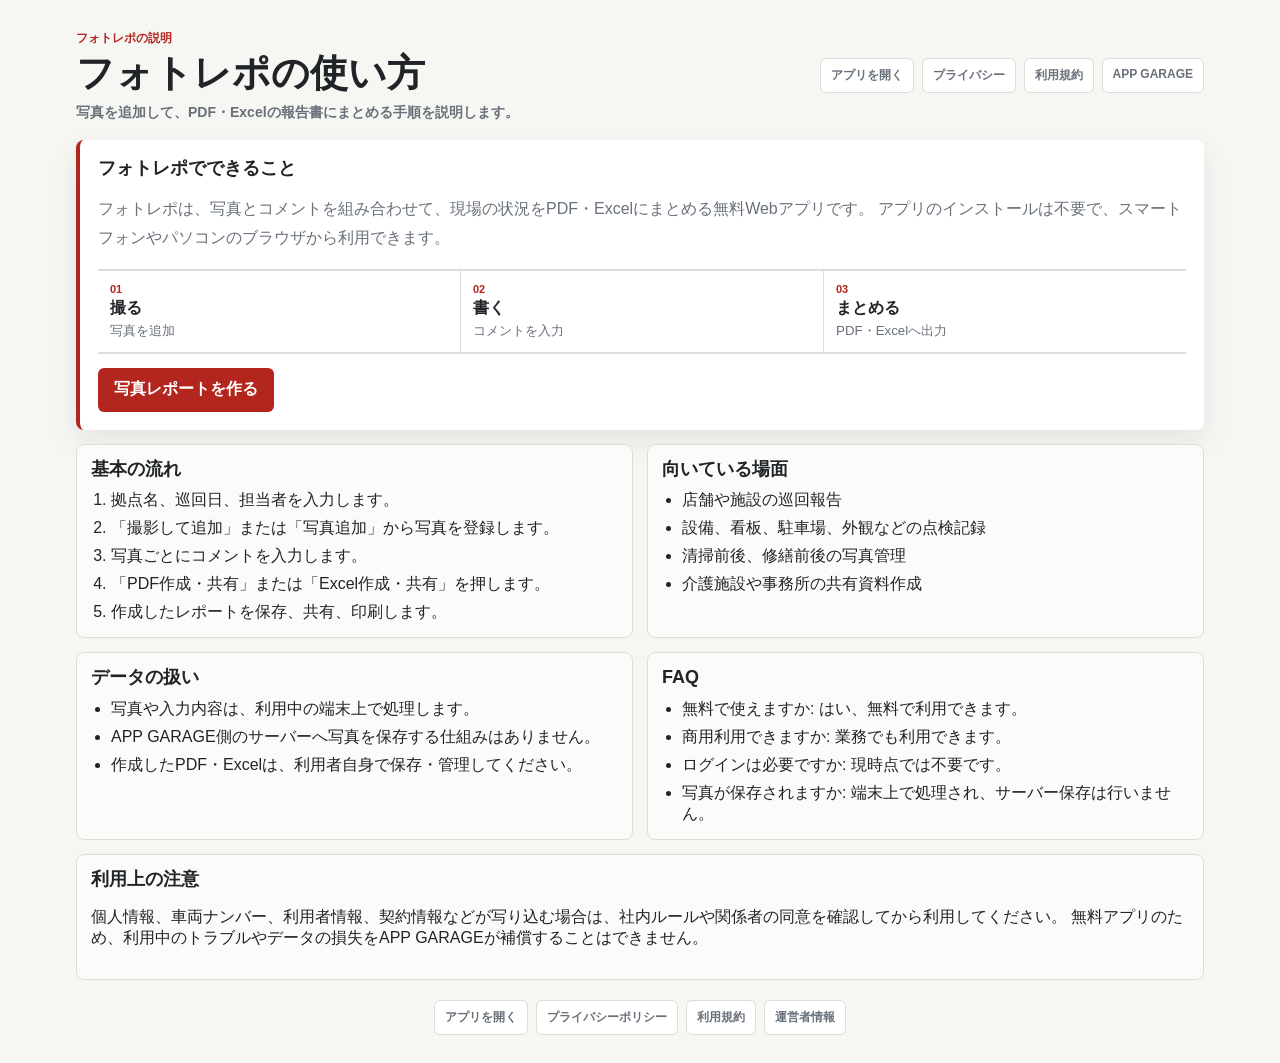
<file: photorepo/guide.html>
<!DOCTYPE html>
<html lang="ja">
<head>
  <meta charset="utf-8">
  <meta name="viewport" content="width=device-width,initial-scale=1,viewport-fit=cover">
  <meta name="theme-color" content="#b3261e">
  <meta name="description" content="フォトレポで写真を追加し、PDF・Excelの報告書にまとめる手順、利用例、よくある質問を説明します。">
  <meta name="google-adsense-account" content="ca-pub-1847456128680028">
  <title>フォトレポの使い方・FAQ</title>
  <link rel="canonical" href="https://app-garage.pages.dev/photorepo/guide.html">
  <link rel="stylesheet" href="./styles.css?v=20260730-copy2">
</head>
<body>
  <div class="app-shell">
    <header class="app-header">
      <div>
        <p class="eyebrow">フォトレポの説明</p>
        <h1>フォトレポの使い方</h1>
        <p class="tagline">写真を追加して、PDF・Excelの報告書にまとめる手順を説明します。</p>
      </div>
      <nav class="app-nav" aria-label="フォトレポ関連リンク">
        <a href="./">アプリを開く</a>
        <a href="../privacy.html">プライバシー</a>
        <a href="../terms.html">利用規約</a>
        <a href="../">APP GARAGE</a>
      </nav>
    </header>

    <main class="guide-page">
      <section class="guide-hero">
        <h2>フォトレポでできること</h2>
        <p>
          フォトレポは、写真とコメントを組み合わせて、現場の状況をPDF・Excelにまとめる無料Webアプリです。
          アプリのインストールは不要で、スマートフォンやパソコンのブラウザから利用できます。
        </p>
        <ol class="quick-flow" aria-label="フォトレポの3ステップ">
          <li><span>01</span><strong>撮る</strong><small>写真を追加</small></li>
          <li><span>02</span><strong>書く</strong><small>コメントを入力</small></li>
          <li><span>03</span><strong>まとめる</strong><small>PDF・Excelへ出力</small></li>
        </ol>
        <a class="primary-button guide-open-button" href="./">写真レポートを作る</a>
      </section>

      <section class="guide-grid" aria-label="使い方">
        <article class="guide-card">
          <h2>基本の流れ</h2>
          <ol>
            <li>拠点名、巡回日、担当者を入力します。</li>
            <li>「撮影して追加」または「写真追加」から写真を登録します。</li>
            <li>写真ごとにコメントを入力します。</li>
            <li>「PDF作成・共有」または「Excel作成・共有」を押します。</li>
            <li>作成したレポートを保存、共有、印刷します。</li>
          </ol>
        </article>

        <article class="guide-card">
          <h2>向いている場面</h2>
          <ul>
            <li>店舗や施設の巡回報告</li>
            <li>設備、看板、駐車場、外観などの点検記録</li>
            <li>清掃前後、修繕前後の写真管理</li>
            <li>介護施設や事務所の共有資料作成</li>
          </ul>
        </article>

        <article class="guide-card">
          <h2>データの扱い</h2>
          <ul>
            <li>写真や入力内容は、利用中の端末上で処理します。</li>
            <li>APP GARAGE側のサーバーへ写真を保存する仕組みはありません。</li>
            <li>作成したPDF・Excelは、利用者自身で保存・管理してください。</li>
          </ul>
        </article>

        <article class="guide-card">
          <h2>FAQ</h2>
          <ul>
            <li>無料で使えますか: はい、無料で利用できます。</li>
            <li>商用利用できますか: 業務でも利用できます。</li>
            <li>ログインは必要ですか: 現時点では不要です。</li>
            <li>写真が保存されますか: 端末上で処理され、サーバー保存は行いません。</li>
          </ul>
        </article>
      </section>

      <section class="guide-card">
        <h2>利用上の注意</h2>
        <p>
          個人情報、車両ナンバー、利用者情報、契約情報などが写り込む場合は、社内ルールや関係者の同意を確認してから利用してください。
          無料アプリのため、利用中のトラブルやデータの損失をAPP GARAGEが補償することはできません。
        </p>
      </section>
    </main>

    <footer class="app-footer">
      <a href="./">アプリを開く</a>
      <a href="../privacy.html">プライバシーポリシー</a>
      <a href="../terms.html">利用規約</a>
      <a href="../operator.html">運営者情報</a>
    </footer>
  </div>
</body>
</html>
</file>
<file: styles.css>
:root {
  --bg: #050807;
  --surface: #0d1513;
  --surface-strong: #121d1a;
  --ink: #f3fff8;
  --muted: #a9bab3;
  --subtle: #72827b;
  --line: rgba(206, 255, 230, 0.15);
  --accent: #6dff9f;
  --accent-strong: #a6ffc2;
  --dev: #56b8ff;
  --dev-warm: #ffbd66;
  --case: #b992ff;
  --case-soft: #827292;
  --shadow: 0 24px 70px rgba(0, 0, 0, 0.44);
  --radius: 8px;
  --content: 1160px;
}

* {
  box-sizing: border-box;
}

html {
  min-width: 320px;
  scroll-behavior: smooth;
}

body {
  margin: 0;
  overflow-x: hidden;
  color: var(--ink);
  background:
    linear-gradient(rgba(109, 255, 159, 0.04) 1px, transparent 1px),
    linear-gradient(90deg, rgba(109, 255, 159, 0.028) 1px, transparent 1px),
    var(--bg);
  background-size: 44px 44px;
  font-family: -apple-system, BlinkMacSystemFont, "Hiragino Kaku Gothic ProN", "Yu Gothic", Meiryo, sans-serif;
  font-size: 16px;
  line-height: 1.75;
  letter-spacing: 0;
}

body.modal-open {
  overflow: hidden;
}

button,
input {
  font: inherit;
}

button {
  color: inherit;
}

a {
  color: inherit;
}

.skip-link {
  position: fixed;
  left: 16px;
  top: 16px;
  z-index: 100;
  padding: 10px 14px;
  color: #041009;
  background: var(--accent);
  text-decoration: none;
  transform: translateY(-160%);
}

.skip-link:focus {
  transform: translateY(0);
}

.site-header {
  position: sticky;
  top: 0;
  z-index: 50;
  border-bottom: 1px solid var(--line);
  background: rgba(5, 8, 7, 0.92);
  backdrop-filter: blur(16px);
}

.header-inner,
.section-shell,
.footer-inner {
  width: min(var(--content), calc(100% - 40px));
  margin: 0 auto;
}

.header-inner {
  display: flex;
  min-height: 76px;
  align-items: center;
  gap: 18px;
}

.brand {
  display: inline-flex;
  min-width: 0;
  align-items: center;
  gap: 12px;
  text-decoration: none;
}

.brand-mark,
.modal-icon {
  display: inline-grid;
  width: 42px;
  height: 42px;
  flex: 0 0 auto;
  place-items: center;
  border: 1px solid rgba(109, 255, 159, 0.55);
  background: #07100c;
  color: var(--accent);
  font-size: 0.82rem;
  font-weight: 900;
  letter-spacing: 0.06em;
}

.brand-text {
  font-weight: 900;
  letter-spacing: 0.08em;
  white-space: nowrap;
}

.site-nav {
  display: flex;
  align-items: center;
  gap: 14px;
  margin-left: auto;
}

.site-nav a,
.top-link,
.footer-links a {
  color: var(--muted);
  font-size: 0.78rem;
  font-weight: 900;
  letter-spacing: 0;
  text-decoration: none;
}

.site-nav a:hover,
.site-nav a:focus-visible,
.top-link:hover,
.top-link:focus-visible,
.footer-links a:hover,
.footer-links a:focus-visible {
  color: var(--accent);
}

.nav-button,
.button {
  display: inline-flex;
  min-height: 46px;
  align-items: center;
  justify-content: center;
  border: 1px solid transparent;
  border-radius: var(--radius);
  font-weight: 900;
  line-height: 1.2;
  text-decoration: none;
  transition:
    transform 180ms ease,
    border-color 180ms ease,
    background-color 180ms ease,
    color 180ms ease;
}

.nav-button,
.button-primary {
  color: #041009;
  background: var(--accent);
}

.nav-button {
  padding: 0 16px;
  white-space: nowrap;
}

.button {
  gap: 8px;
  padding: 14px 20px;
}

.button-secondary {
  color: var(--ink);
  border-color: var(--line);
  background: rgba(255, 255, 255, 0.045);
}

.nav-button:hover,
.button:hover,
.nav-button:focus-visible,
.button:focus-visible {
  transform: translateY(-1px);
  outline: none;
}

.button-primary:hover,
.button-primary:focus-visible {
  background: var(--accent-strong);
}

.button-secondary:hover,
.button-secondary:focus-visible {
  border-color: rgba(109, 255, 159, 0.55);
  color: var(--accent);
}

.hero {
  padding: 92px 0 72px;
}

.hero-grid {
  display: grid;
  grid-template-columns: minmax(0, 1.12fr) minmax(400px, 0.88fr);
  gap: 42px;
  align-items: center;
}

.section-kicker {
  margin: 0 0 12px;
  color: var(--accent);
  font-size: 0.78rem;
  font-weight: 900;
  letter-spacing: 0.16em;
}

h1,
h2,
h3,
p {
  overflow-wrap: anywhere;
}

h1,
h2,
h3 {
  margin: 0;
  line-height: 1.18;
}

h1 {
  max-width: 820px;
  font-size: clamp(2.25rem, 6.2vw, 5.1rem);
}

.hero h1 {
  font-size: clamp(2.25rem, 4.8vw, 3.8rem);
}

.hero-title-line {
  display: block;
}

h2 {
  font-size: clamp(2rem, 4.5vw, 3.75rem);
}

h3 {
  font-size: 1.25rem;
}

.hero-copy p:not(.section-kicker),
.section-heading p,
.contact-panel p,
.modal-panel p,
.price-note {
  color: var(--muted);
}

.hero-copy p:not(.section-kicker) {
  max-width: 680px;
  margin: 24px 0 0;
  font-size: 1.08rem;
}

.hero-actions {
  display: flex;
  flex-wrap: wrap;
  gap: 12px;
  margin-top: 34px;
}

.hero-panel {
  border: 1px solid var(--line);
  border-radius: var(--radius);
  background: rgba(10, 17, 16, 0.94);
  box-shadow: var(--shadow);
}

.terminal-bar {
  display: flex;
  gap: 8px;
  padding: 16px;
  border-bottom: 1px solid var(--line);
}

.terminal-bar span {
  width: 10px;
  height: 10px;
  border-radius: 50%;
  background: rgba(109, 255, 159, 0.58);
}

.panel-grid {
  display: grid;
  grid-template-columns: repeat(2, minmax(0, 1fr));
  gap: 1px;
  background: var(--line);
}

.metric-card {
  min-height: 150px;
  padding: 22px;
  background: var(--surface);
}

.metric-card span,
.metric-card small {
  display: block;
  color: var(--muted);
  font-size: 0.84rem;
  font-weight: 800;
}

.metric-card strong {
  display: block;
  margin: 12px 0 8px;
  color: var(--accent);
  font-size: clamp(1.55rem, 2.45vw, 2rem);
  font-variant-numeric: tabular-nums;
  line-height: 1.1;
  white-space: nowrap;
}

.metric-build strong {
  color: var(--dev);
}

.metric-home strong {
  color: var(--accent);
}

.metric-care strong {
  color: var(--case);
}

.console-preview {
  padding: 22px;
  color: var(--muted);
  font-family: "SFMono-Regular", Consolas, "Liberation Mono", monospace;
  font-size: 0.86rem;
}

.console-preview p {
  margin: 8px 0;
}

.console-preview span {
  color: var(--accent);
}

.apps-section,
.guide-section,
.service-section,
.pricing-section,
.contact-section {
  padding: 72px 0;
}

.section-heading {
  max-width: 800px;
}

.section-heading p:not(.section-kicker),
.section-subtitle {
  margin: 18px 0 0;
  font-size: 1.02rem;
}

.section-subtitle {
  color: var(--case);
  font-weight: 900;
}

.section-action {
  margin-top: 22px;
}

.guide-grid {
  display: grid;
  grid-template-columns: repeat(3, minmax(0, 1fr));
  gap: 18px;
  margin-top: 28px;
}

.guide-card {
  display: grid;
  min-width: 0;
  min-height: 320px;
  align-content: start;
  gap: 12px;
  border: 1px solid var(--line);
  border-radius: var(--radius);
  background: rgba(16, 24, 23, 0.94);
  padding: 22px;
  color: inherit;
  text-decoration: none;
  transition:
    transform 180ms ease,
    border-color 180ms ease,
    background-color 180ms ease;
}

.guide-card:hover,
.guide-card:focus-visible {
  transform: translateY(-3px);
  border-color: var(--accent);
  background: rgba(19, 31, 28, 0.98);
  outline: none;
}

.guide-card:nth-child(2):hover,
.guide-card:nth-child(2):focus-visible {
  border-color: var(--dev);
}

.guide-card:nth-child(3):hover,
.guide-card:nth-child(3):focus-visible {
  border-color: var(--case);
}

.guide-number {
  color: var(--accent);
  font-family: "SFMono-Regular", Consolas, "Liberation Mono", monospace;
  font-size: 1.8rem;
  font-weight: 900;
}

.guide-card:nth-child(2) .guide-number {
  color: var(--dev);
}

.guide-card:nth-child(3) .guide-number {
  color: var(--case);
}

.guide-category {
  margin: 0;
  color: var(--subtle);
  font-size: 0.8rem;
  font-weight: 900;
}

.guide-card h2,
.guide-card h3 {
  margin: 0;
  font-size: clamp(1.15rem, 2vw, 1.42rem);
  line-height: 1.45;
}

.guide-card > p:not(.guide-category) {
  margin: 0;
  color: var(--muted);
  line-height: 1.8;
}

.guide-read {
  align-self: end;
  margin-top: auto;
  padding-top: 12px;
  border-top: 1px solid var(--line);
  color: var(--ink);
  font-size: 0.84rem;
  font-weight: 800;
}

.free-app-grid,
.development-grid,
.case-grid,
.app-grid,
.price-grid {
  display: grid;
  gap: 18px;
  margin-top: 28px;
}

.free-app-grid {
  grid-template-columns: repeat(auto-fit, minmax(260px, 1fr));
  align-items: stretch;
}

.free-policy {
  display: grid;
  grid-template-columns: minmax(0, 0.9fr) minmax(280px, 1.1fr);
  gap: 22px;
  margin-top: 28px;
  border: 1px solid rgba(109, 255, 159, 0.26);
  border-radius: var(--radius);
  background: rgba(109, 255, 159, 0.055);
  padding: clamp(20px, 4vw, 28px);
}

.free-policy h3 {
  margin-top: 4px;
}

.free-policy p {
  margin: 12px 0 0;
  color: var(--muted);
}

.free-policy ul {
  display: grid;
  gap: 10px;
  margin: 0;
  padding: 0;
  list-style: none;
}

.free-policy li {
  border-top: 1px solid rgba(109, 255, 159, 0.18);
  color: var(--ink);
  padding-top: 10px;
  font-weight: 800;
}

.free-policy li:first-child {
  border-top: 0;
  padding-top: 0;
}

.development-grid {
  grid-template-columns: repeat(3, minmax(0, 1fr));
}

.price-grid {
  grid-template-columns: repeat(4, minmax(0, 1fr));
}

.case-grid,
.app-grid {
  grid-template-columns: repeat(3, minmax(0, 1fr));
}

.app-card {
  min-width: 0;
}

.app-card-button {
  display: grid;
  width: 100%;
  height: 100%;
  min-height: 306px;
  align-content: start;
  gap: 15px;
  border: 1px solid var(--line);
  border-radius: var(--radius);
  color: inherit;
  background: rgba(16, 24, 23, 0.94);
  padding: 20px;
  text-align: left;
  transition:
    transform 180ms ease,
    border-color 180ms ease,
    background-color 180ms ease;
}

button.app-card-button {
  cursor: pointer;
}

button.app-card-button:hover,
button.app-card-button:focus-visible {
  transform: translateY(-3px);
  border-color: var(--app-accent);
  background: rgba(19, 31, 28, 0.98);
  outline: none;
}

.app-card-surface {
  cursor: default;
}

.app-card.is-featured {
  grid-row: span 1;
}

.app-card.is-featured .app-card-button {
  min-height: 0;
  border-color: rgba(109, 255, 159, 0.65);
  background: rgba(12, 30, 23, 0.98);
}

.type-development .app-card-button {
  border-color: rgba(86, 184, 255, 0.28);
}

.type-case-study .app-card-button {
  border-color: rgba(185, 146, 255, 0.24);
}

.card-top {
  display: flex;
  align-items: flex-start;
  justify-content: space-between;
  gap: 12px;
}

.app-icon {
  display: inline-grid;
  width: 54px;
  height: 54px;
  place-items: center;
  border: 1px solid var(--app-accent);
  background: rgba(255, 255, 255, 0.035);
  color: var(--app-accent);
  font-weight: 900;
  letter-spacing: 0.04em;
}

.badge-list,
.tag-list,
.modal-tags,
.contact-points {
  display: flex;
  flex-wrap: wrap;
  gap: 7px;
}

.badge-list {
  justify-content: flex-end;
}

.badge-list span,
.tag-list span,
.modal-tags span,
.contact-points li {
  display: inline-flex;
  min-height: 28px;
  align-items: center;
  border: 1px solid rgba(255, 255, 255, 0.1);
  border-radius: 999px;
  color: var(--muted);
  background: rgba(255, 255, 255, 0.035);
  padding: 4px 9px;
  font-size: 0.76rem;
  font-weight: 900;
  line-height: 1.25;
}

.badge-list .badge-free {
  color: #041009;
  background: var(--accent);
  border-color: var(--accent);
}

.badge-list .badge-dev {
  color: #031321;
  background: var(--dev);
  border-color: var(--dev);
}

.badge-list .badge-case {
  color: #100820;
  background: var(--case);
  border-color: var(--case);
}

.badge-list .badge-soft {
  color: var(--accent);
  border-color: rgba(109, 255, 159, 0.36);
}

.card-category {
  margin: 0;
  color: var(--app-accent);
  font-size: 0.82rem;
  font-weight: 900;
  letter-spacing: 0.08em;
}

.card-title {
  margin: 0;
  font-size: 1.36rem;
}

.is-featured .card-title {
  font-size: clamp(1.9rem, 4vw, 3.1rem);
}

.card-catch {
  margin: 0;
  color: var(--ink);
  font-size: 1.08rem;
  font-weight: 900;
}

.card-description {
  margin: 0;
  color: var(--muted);
}

.mini-feature-list {
  display: grid;
  grid-template-columns: repeat(2, minmax(0, 1fr));
  gap: 8px 12px;
  margin: 0;
  padding: 0;
  list-style: none;
}

.mini-feature-list li {
  color: var(--muted);
  font-size: 0.9rem;
}

.mini-feature-list li::before {
  content: "•";
  color: var(--accent);
  margin-right: 6px;
}

.card-detail {
  display: inline-flex;
  align-items: center;
  justify-content: center;
  min-height: 40px;
  margin-top: auto;
  border: 1px solid var(--line);
  border-radius: var(--radius);
  color: var(--ink);
  font-weight: 900;
}

.card-detail.is-openable {
  color: #041009;
  background: var(--accent);
  border-color: var(--accent);
}

.free-card-actions {
  display: grid;
  grid-template-columns: repeat(2, minmax(0, 1fr));
  gap: 10px;
  align-items: stretch;
  margin-top: auto;
}

.free-card-actions .button {
  width: 100%;
  min-height: 46px;
  padding: 10px 12px;
}

.free-card-unavailable {
  grid-column: 1 / -1;
  margin-top: 0;
}

.free-card-guide {
  grid-column: 1 / -1;
  color: var(--muted);
  padding: 4px 0 0;
  font-size: 0.86rem;
  font-weight: 800;
  text-decoration: underline;
  text-decoration-color: rgba(109, 255, 159, 0.38);
  text-underline-offset: 4px;
}

.free-card-guide:hover,
.free-card-guide:focus-visible {
  color: var(--ink);
}

.app-tools {
  display: grid;
  grid-template-columns: minmax(260px, 360px) 1fr;
  gap: 18px;
  align-items: start;
  margin-top: 34px;
}

.search-box {
  display: grid;
  gap: 8px;
  color: var(--muted);
  font-size: 0.9rem;
  font-weight: 900;
}

.search-box input {
  width: 100%;
  min-height: 50px;
  border: 1px solid var(--line);
  border-radius: var(--radius);
  color: var(--ink);
  background: rgba(255, 255, 255, 0.045);
  padding: 0 14px;
  outline: none;
}

.search-box input:focus {
  border-color: rgba(109, 255, 159, 0.6);
  box-shadow: 0 0 0 3px rgba(109, 255, 159, 0.16);
}

.filter-stack {
  display: grid;
  gap: 10px;
}

.filter-tabs {
  display: flex;
  flex-wrap: wrap;
  gap: 8px;
  justify-content: flex-end;
}

.filter-tabs button {
  min-height: 42px;
  border: 1px solid var(--line);
  border-radius: var(--radius);
  color: var(--muted);
  background: rgba(255, 255, 255, 0.04);
  padding: 0 13px;
  cursor: pointer;
  font-size: 0.88rem;
  font-weight: 900;
}

.filter-tabs-secondary button {
  min-height: 36px;
  font-size: 0.8rem;
}

.filter-tabs button[aria-pressed="true"] {
  color: #041009;
  background: var(--accent);
  border-color: var(--accent);
}

.filter-tabs button:focus-visible {
  outline: 3px solid rgba(109, 255, 159, 0.18);
  outline-offset: 2px;
}

.empty-state,
.noscript-panel,
.price-note {
  margin-top: 28px;
  border: 1px solid var(--line);
  border-radius: var(--radius);
  background: rgba(16, 24, 23, 0.94);
  padding: 24px;
  color: var(--muted);
}

.service-grid {
  display: grid;
  grid-template-columns: minmax(0, 0.9fr) minmax(360px, 1.1fr);
  gap: 34px;
  align-items: start;
}

.service-list {
  display: grid;
  gap: 14px;
}

.scope-note {
  display: grid;
  grid-template-columns: minmax(220px, 0.65fr) minmax(0, 1.35fr);
  gap: 28px;
  margin-top: 28px;
  border: 1px solid rgba(113, 167, 255, 0.3);
  border-radius: var(--radius);
  background: rgba(113, 167, 255, 0.055);
  padding: clamp(20px, 4vw, 28px);
}

.scope-note h3 {
  margin-top: 4px;
}

.scope-note p:last-child {
  margin: 0;
  color: var(--muted);
}

.service-card,
.price-card {
  border: 1px solid var(--line);
  border-radius: var(--radius);
  background: rgba(16, 24, 23, 0.94);
  padding: 20px;
}

.price-card-highlight {
  border-color: rgba(109, 255, 159, 0.68);
  background:
    linear-gradient(180deg, rgba(109, 255, 159, 0.1), transparent 42%),
    rgba(16, 24, 23, 0.96);
  box-shadow: 0 18px 55px rgba(109, 255, 159, 0.08);
}

.service-card span,
.price-card span {
  display: block;
  color: var(--accent);
  font-weight: 900;
  letter-spacing: 0.08em;
}

.service-card p,
.price-card p {
  margin: 10px 0 0;
  color: var(--muted);
}

.price-card strong {
  display: block;
  margin-top: 8px;
  color: var(--ink);
  font-size: clamp(1.8rem, 3.6vw, 3rem);
  line-height: 1.08;
}

.regular-price {
  display: inline-flex;
  align-items: center;
  gap: 8px;
  width: fit-content;
  margin-top: 14px;
  color: var(--muted);
  font-weight: 900;
  text-decoration: line-through;
  text-decoration-thickness: 2px;
  text-decoration-color: #ff6b6b;
}

.regular-price span {
  display: inline-grid;
  place-items: center;
  width: 24px;
  height: 24px;
  border: 1px solid rgba(255, 107, 107, 0.72);
  color: #ff8a8a;
  border-radius: 50%;
  font-size: 0.9rem;
  line-height: 1;
  text-decoration: none;
}

.price-support {
  display: grid;
  grid-template-columns: repeat(2, minmax(0, 1fr));
  gap: 14px;
  margin-top: 18px;
}

.price-support article {
  border: 1px solid rgba(109, 255, 159, 0.28);
  border-radius: var(--radius);
  background: rgba(109, 255, 159, 0.06);
  padding: 18px;
}

.price-support span {
  display: inline-flex;
  min-height: 30px;
  align-items: center;
  border: 1px solid rgba(109, 255, 159, 0.42);
  color: var(--accent);
  padding: 0 10px;
  font-size: 0.82rem;
  font-weight: 900;
  letter-spacing: 0.08em;
}

.price-support p {
  margin: 12px 0 0;
  color: var(--ink);
}

.contact-panel {
  border: 1px solid rgba(109, 255, 159, 0.55);
  border-radius: var(--radius);
  background:
    linear-gradient(90deg, rgba(109, 255, 159, 0.1), transparent 36%),
    rgba(16, 24, 23, 0.96);
  padding: clamp(28px, 6vw, 56px);
}

.contact-panel p:not(.section-kicker) {
  max-width: 700px;
  margin: 18px 0 24px;
}

.contact-points {
  margin: 0 0 28px;
  padding: 0;
  list-style: none;
}

.contact-points li {
  color: var(--ink);
  border-color: rgba(109, 255, 159, 0.22);
}

.site-footer {
  border-top: 1px solid var(--line);
  padding: 30px 0;
}

.footer-inner {
  display: flex;
  align-items: center;
  justify-content: space-between;
  gap: 18px;
  color: var(--muted);
  font-size: 0.92rem;
}

.footer-inner p {
  margin: 0;
}

.footer-links {
  display: flex;
  flex-wrap: wrap;
  gap: 12px;
  justify-content: flex-end;
}

.legal-page {
  padding: 72px 0;
}

.legal-card {
  border: 1px solid var(--line);
  border-radius: var(--radius);
  background: rgba(16, 24, 23, 0.94);
  padding: clamp(24px, 5vw, 44px);
}

.legal-card h1 {
  font-size: clamp(2rem, 4vw, 3.2rem);
}

.legal-card h2 {
  margin-top: 34px;
  font-size: clamp(1.35rem, 2.4vw, 1.9rem);
}

.legal-card p,
.legal-card li {
  color: var(--muted);
}

.legal-card p {
  margin: 14px 0 0;
}

.legal-card ul {
  display: grid;
  gap: 8px;
  margin: 14px 0 0;
  padding-left: 1.25rem;
}

.legal-meta {
  margin-top: 28px;
  border-top: 1px solid var(--line);
  padding-top: 18px;
  color: var(--subtle);
  font-size: 0.92rem;
}

.product-page {
  padding: 72px 0;
}

.product-hero,
.product-detail-card,
.product-card {
  border: 1px solid var(--line);
  border-radius: var(--radius);
  background: rgba(16, 24, 23, 0.94);
}

.product-hero {
  padding: clamp(28px, 5vw, 54px);
}

.product-hero h1 {
  margin: 0;
  font-size: clamp(2.6rem, 7vw, 5rem);
}

.product-catch {
  margin: 12px 0 0;
  color: var(--accent);
  font-size: clamp(1.25rem, 3vw, 2rem);
  font-weight: 900;
}

.product-lead {
  max-width: 760px;
  color: var(--muted);
  font-size: clamp(1.02rem, 2vw, 1.2rem);
  line-height: 1.9;
}

.download-meta,
.product-grid {
  display: grid;
  gap: 14px;
}

.download-meta {
  grid-template-columns: repeat(4, minmax(0, 1fr));
  margin: 28px 0 0;
}

.download-meta div {
  border: 1px solid var(--line);
  border-radius: 8px;
  padding: 14px;
  background: rgba(255, 255, 255, 0.03);
}

.download-meta dt {
  color: var(--subtle);
  font-size: 0.78rem;
  font-weight: 900;
}

.download-meta dd {
  margin: 6px 0 0;
  color: var(--text);
  font-weight: 800;
}

.product-quick-start {
  display: grid;
  grid-template-columns: minmax(260px, 0.8fr) minmax(0, 1.2fr);
  gap: 28px;
  align-items: center;
  margin-top: 18px;
  border-top: 1px solid rgba(109, 255, 159, 0.34);
  border-bottom: 1px solid rgba(109, 255, 159, 0.34);
  background: rgba(109, 255, 159, 0.035);
  padding: 24px;
}

.product-quick-start h2 {
  margin: 4px 0 0;
  font-size: clamp(1.4rem, 3vw, 2rem);
}

.product-quick-start > div > p:last-child {
  margin: 10px 0 0;
  color: var(--muted);
}

.product-quick-start ol {
  display: grid;
  grid-template-columns: repeat(3, minmax(0, 1fr));
  gap: 1px;
  margin: 0;
  padding: 1px;
  background: var(--line);
  list-style: none;
}

.product-quick-start li {
  display: grid;
  align-content: start;
  gap: 6px;
  min-width: 0;
  background: var(--surface);
  padding: 16px;
}

.product-quick-start li span {
  color: var(--accent);
  font-family: "SFMono-Regular", Consolas, "Liberation Mono", monospace;
  font-size: 0.76rem;
  font-weight: 900;
}

.product-quick-start li strong {
  color: var(--ink);
}

.product-quick-start li small {
  color: var(--muted);
}

.product-grid {
  grid-template-columns: repeat(4, minmax(0, 1fr));
  margin-top: 18px;
}

.product-card,
.product-detail-card {
  padding: 22px;
}

.product-card span {
  color: var(--accent);
  font-weight: 900;
}

.product-card h2,
.product-detail-card h2 {
  margin: 10px 0;
  font-size: 1.2rem;
}

.product-card p,
.product-detail-card p,
.product-detail-card li {
  color: var(--muted);
  line-height: 1.85;
  overflow-wrap: anywhere;
}

.product-detail-card {
  margin-top: 18px;
}

.product-detail-card ul,
.product-detail-card ol {
  display: grid;
  gap: 8px;
  margin: 12px 0 0;
  padding-left: 1.25rem;
}

.use-case-grid {
  display: grid;
  grid-template-columns: repeat(3, minmax(0, 1fr));
  gap: 14px;
  margin-top: 18px;
}

.use-case-grid article {
  border-top: 1px solid var(--line);
  padding-top: 16px;
}

.use-case-grid h3 {
  font-size: 1rem;
}

.use-case-grid p {
  margin: 8px 0 0;
}

.product-steps {
  list-style: none;
  counter-reset: product-step;
  padding-left: 0 !important;
}

.product-steps li {
  display: grid;
  grid-template-columns: minmax(170px, 0.45fr) minmax(0, 1.55fr);
  gap: 18px;
  border-top: 1px solid var(--line);
  padding: 14px 0;
  counter-increment: product-step;
}

.product-steps li::before {
  content: counter(product-step, decimal-leading-zero);
  grid-column: 1;
  grid-row: 1 / span 2;
  color: var(--accent);
  font-family: "SFMono-Regular", Consolas, "Liberation Mono", monospace;
  font-weight: 900;
}

.product-steps strong,
.product-steps span {
  grid-column: 2;
}

.product-steps span {
  color: var(--muted);
}

.faq-list {
  display: grid;
  gap: 10px;
  margin-top: 18px;
}

.faq-list details {
  border: 1px solid var(--line);
  border-radius: var(--radius);
  background: rgba(255, 255, 255, 0.025);
}

.faq-list summary {
  cursor: pointer;
  padding: 16px 18px;
  color: var(--ink);
  font-weight: 900;
}

.faq-list details p {
  margin: 0;
  border-top: 1px solid var(--line);
  padding: 16px 18px;
}

.info-actions {
  display: flex;
  flex-wrap: wrap;
  gap: 10px;
  margin-top: 20px;
}

.product-contact .button {
  margin-top: 8px;
}

.guide-page,
.guide-article-page {
  padding: 72px 0;
}

.guide-hub-hero {
  max-width: 900px;
  padding: 18px 0 64px;
}

.guide-hub-hero h1,
.guide-article-header h1 {
  margin: 0;
  font-size: 4.25rem;
  line-height: 1.08;
}

.guide-hub-hero > p:last-child,
.guide-article-lead {
  max-width: 820px;
  margin: 24px 0 0;
  color: var(--muted);
  font-size: clamp(1rem, 2vw, 1.18rem);
  line-height: 1.95;
}

.editorial-note {
  display: grid;
  grid-template-columns: minmax(220px, 0.7fr) minmax(0, 1.3fr);
  gap: 30px;
  margin-top: 56px;
  border-top: 1px solid var(--line);
  border-bottom: 1px solid var(--line);
  padding: 34px 0;
}

.editorial-note h2 {
  margin-top: 4px;
}

.editorial-note p {
  margin: 0;
  color: var(--muted);
  line-height: 1.9;
}

.editorial-note ul {
  display: grid;
  gap: 9px;
  margin: 18px 0;
  padding-left: 1.25rem;
  color: var(--ink);
}

.guide-updated {
  color: var(--subtle) !important;
  font-size: 0.85rem;
}

.guide-article {
  max-width: 920px;
  margin: 0 auto;
}

.guide-article-header {
  padding-bottom: 38px;
}

.article-meta {
  display: grid;
  grid-template-columns: repeat(4, minmax(0, 1fr));
  gap: 1px;
  margin: 32px 0 0;
  border: 1px solid var(--line);
  background: var(--line);
}

.article-meta div {
  min-width: 0;
  background: var(--surface);
  padding: 14px;
}

.article-meta dt {
  color: var(--subtle);
  font-size: 0.75rem;
  font-weight: 900;
}

.article-meta dd {
  margin: 6px 0 0;
  color: var(--ink);
  font-size: 0.9rem;
  font-weight: 800;
}

.guide-article .guide-quick-view {
  margin: 0 0 38px;
  border: 1px solid rgba(109, 255, 159, 0.34);
  background: rgba(109, 255, 159, 0.045);
  padding: clamp(20px, 4vw, 30px);
}

.guide-quick-heading {
  display: grid;
  grid-template-columns: minmax(340px, 0.9fr) minmax(260px, 1.1fr);
  gap: 8px 28px;
  align-items: end;
}

.guide-quick-heading .section-kicker {
  grid-column: 1 / -1;
}

.guide-article .guide-quick-heading h2 {
  margin: 0;
}

.guide-article .guide-quick-heading > p:last-child {
  margin: 0;
  color: var(--muted);
  line-height: 1.75;
}

.guide-article .guide-quick-points {
  display: grid;
  grid-template-columns: repeat(3, minmax(0, 1fr));
  gap: 1px;
  margin: 24px 0 0;
  padding: 1px;
  background: var(--line);
  list-style: none;
}

.guide-quick-points li {
  display: grid;
  align-content: start;
  gap: 7px;
  background: var(--surface);
  padding: 18px;
}

.guide-quick-points span {
  color: var(--accent);
  font-family: "SFMono-Regular", Consolas, "Liberation Mono", monospace;
  font-size: 0.78rem;
  font-weight: 900;
}

.guide-quick-points strong {
  color: var(--ink);
  font-size: 1.05rem;
}

.guide-article .guide-quick-points p {
  margin: 0;
  color: var(--muted);
  line-height: 1.7;
}

.guide-jump {
  display: inline-flex;
  margin-top: 18px;
  color: var(--ink);
  font-weight: 900;
  text-decoration: underline;
  text-decoration-color: rgba(109, 255, 159, 0.5);
  text-underline-offset: 4px;
}

.guide-jump::after {
  content: " ↓";
  color: var(--accent);
}

.guide-toc {
  margin: 18px 0 52px;
  border-left: 3px solid var(--accent);
  padding: 4px 0 4px 22px;
}

.guide-toc > p {
  margin: 0 0 10px;
  color: var(--ink);
  font-weight: 900;
}

.guide-toc ol {
  display: grid;
  gap: 7px;
  margin: 0;
  padding-left: 1.3rem;
}

.guide-toc a,
.related-guides a {
  color: var(--muted);
  text-decoration-color: rgba(109, 255, 159, 0.45);
  text-underline-offset: 3px;
}

.guide-toc a:hover,
.guide-toc a:focus-visible,
.related-guides a:hover,
.related-guides a:focus-visible {
  color: var(--accent);
}

.guide-article section {
  margin-top: 54px;
  border-top: 1px solid var(--line);
  padding-top: 34px;
  scroll-margin-top: 90px;
}

.guide-article section h2 {
  margin: 4px 0 18px;
  font-size: clamp(1.5rem, 3vw, 2.25rem);
}

.guide-article section h3 {
  margin: 28px 0 8px;
  font-size: 1.08rem;
}

.guide-article section > p,
.guide-article section li,
.guide-example p,
.photo-method p,
.tab-pattern p,
.guide-cta p {
  color: var(--muted);
  line-height: 1.95;
}

.guide-article section > p {
  margin: 16px 0 0;
}

.guide-article section > ul:not(.guide-checklist),
.guide-article section > ol {
  display: grid;
  gap: 9px;
  margin: 18px 0 0;
  padding-left: 1.35rem;
}

.guide-example {
  display: grid;
  grid-template-columns: repeat(2, minmax(0, 1fr));
  gap: 18px;
  margin-top: 22px;
}

.guide-example > div {
  border-top: 2px solid var(--line);
  padding-top: 14px;
}

.guide-example > div:last-child {
  border-color: var(--accent);
}

.guide-example span,
.copy-sample-title,
.photo-method span,
.tab-pattern span {
  color: var(--ink);
  font-size: 0.8rem;
  font-weight: 900;
}

.guide-example p {
  margin: 7px 0 0;
}

.guide-table-wrap {
  max-width: 100%;
  margin-top: 22px;
  overflow-x: auto;
  border: 1px solid var(--line);
}

.guide-table {
  width: 100%;
  min-width: 660px;
  border-collapse: collapse;
  background: rgba(16, 24, 23, 0.7);
}

.guide-table th,
.guide-table td {
  border-bottom: 1px solid var(--line);
  padding: 14px;
  text-align: left;
  vertical-align: top;
}

.guide-table th {
  color: var(--ink);
  background: rgba(109, 255, 159, 0.055);
  font-size: 0.82rem;
}

.guide-table td {
  color: var(--muted);
  line-height: 1.75;
}

.guide-table tbody tr:last-child td {
  border-bottom: 0;
}

.copy-sample {
  margin-top: 22px;
  border-left: 3px solid var(--dev);
  background: rgba(113, 167, 255, 0.055);
  padding: 18px 20px;
}

.copy-sample p {
  margin: 8px 0 0 !important;
}

.photo-method,
.tab-pattern {
  display: grid;
  gap: 16px;
  margin-top: 22px;
}

.photo-method {
  grid-template-columns: repeat(3, minmax(0, 1fr));
}

.tab-pattern {
  grid-template-columns: repeat(auto-fit, minmax(160px, 1fr));
}

.photo-method article,
.tab-pattern article {
  border-top: 2px solid var(--dev);
  padding-top: 14px;
}

.photo-method article:nth-child(2),
.tab-pattern article:nth-child(2n) {
  border-color: var(--accent);
}

.photo-method article:nth-child(3),
.tab-pattern article:nth-child(3n) {
  border-color: var(--case);
}

.photo-method h3 {
  margin: 8px 0 0 !important;
}

.photo-method p,
.tab-pattern p {
  margin: 8px 0 0;
}

.guide-caution {
  margin-top: 22px;
  border: 1px solid rgba(255, 179, 92, 0.36);
  background: rgba(255, 179, 92, 0.055);
  padding: 18px 20px;
}

.guide-caution strong {
  color: #ffd09a;
}

.guide-caution p {
  margin: 8px 0 0;
  color: var(--muted);
  line-height: 1.9;
}

.guide-checklist {
  display: grid;
  grid-template-columns: repeat(2, minmax(0, 1fr));
  gap: 1px;
  margin: 22px 0 0;
  padding: 1px;
  background: var(--line);
  list-style: none;
}

.guide-checklist li {
  position: relative;
  background: var(--surface);
  padding: 15px 16px 15px 42px;
}

.guide-checklist li::before {
  content: "✓";
  position: absolute;
  top: 15px;
  left: 16px;
  color: var(--accent);
  font-weight: 900;
}

.guide-cta {
  display: grid;
  grid-template-columns: minmax(0, 1fr) auto;
  gap: 28px;
  align-items: center;
  margin-top: 58px;
  border-top: 1px solid rgba(109, 255, 159, 0.4);
  border-bottom: 1px solid rgba(109, 255, 159, 0.4);
  background: rgba(109, 255, 159, 0.045);
  padding: 28px 0;
}

.guide-cta h2 {
  margin: 4px 0 0;
}

.guide-cta p:not(.section-kicker) {
  margin: 10px 0 0;
}

.related-guides {
  display: grid;
  gap: 10px;
  max-width: 920px;
  margin: 62px auto 0;
  border-top: 1px solid var(--line);
  padding-top: 28px;
}

.modal[hidden] {
  display: none;
}

.modal {
  position: fixed;
  inset: 0;
  z-index: 90;
  display: grid;
  place-items: center;
  padding: 20px;
}

.modal-backdrop {
  position: absolute;
  inset: 0;
  background: rgba(0, 0, 0, 0.76);
}

.modal-panel {
  position: relative;
  z-index: 1;
  width: min(760px, 100%);
  max-height: min(800px, calc(100vh - 40px));
  overflow: auto;
  border: 1px solid rgba(109, 255, 159, 0.48);
  border-radius: var(--radius);
  background: #0b1110;
  box-shadow: var(--shadow);
  padding: clamp(22px, 4vw, 34px);
  outline: none;
}

.modal-close {
  position: absolute;
  right: 14px;
  top: 14px;
  width: 42px;
  height: 42px;
  border: 1px solid var(--line);
  border-radius: var(--radius);
  color: var(--ink);
  background: rgba(255, 255, 255, 0.04);
  cursor: pointer;
  font-size: 1.4rem;
  line-height: 1;
}

.modal-close:focus-visible {
  outline: 3px solid rgba(109, 255, 159, 0.18);
  outline-offset: 2px;
}

.modal-heading {
  display: flex;
  align-items: center;
  gap: 16px;
  padding-right: 46px;
}

.modal-category {
  margin: 0 0 4px;
  color: var(--accent);
  font-size: 0.82rem;
  font-weight: 900;
  letter-spacing: 0.08em;
}

.status-pill {
  display: inline-flex;
  min-height: 30px;
  align-items: center;
  margin: 22px 0 0;
  border: 1px solid var(--line);
  border-radius: 999px;
  padding: 4px 10px;
  color: var(--muted);
  background: rgba(255, 255, 255, 0.04);
  font-size: 0.78rem;
  font-weight: 900;
}

.modal-panel #modalDescription {
  margin: 18px 0 0;
  color: var(--ink);
  font-size: 1.04rem;
}

.modal-long {
  margin: 10px 0 0;
}

.modal-usage,
.modal-free-terms {
  margin-top: 18px;
  border: 1px solid rgba(109, 255, 159, 0.24);
  border-radius: var(--radius);
  background: rgba(109, 255, 159, 0.055);
  padding: 16px;
}

.modal-usage h3,
.modal-free-terms h3 {
  font-size: 1.05rem;
}

.modal-usage p {
  margin: 8px 0 0;
  color: var(--muted);
}

.modal-usage ol,
.modal-free-terms ul {
  display: grid;
  gap: 8px;
  margin: 12px 0 0;
  padding-left: 1.25rem;
  color: var(--muted);
}

.modal-free-terms {
  border-color: rgba(255, 189, 102, 0.3);
  background: rgba(255, 189, 102, 0.06);
}

.modal-detail-grid {
  display: grid;
  gap: 10px;
  margin-top: 20px;
}

.modal-detail-grid div {
  display: grid;
  grid-template-columns: minmax(130px, 0.35fr) 1fr;
  gap: 12px;
  border-top: 1px solid var(--line);
  padding-top: 10px;
}

.modal-detail-grid dt {
  color: var(--accent);
  font-weight: 900;
}

.modal-detail-grid dd {
  margin: 0;
  color: var(--muted);
}

.modal-tags,
.case-note {
  margin-top: 18px;
}

.case-note {
  border: 1px solid rgba(185, 146, 255, 0.24);
  border-radius: var(--radius);
  padding: 14px;
  background: rgba(185, 146, 255, 0.08);
}

.modal-open-link {
  width: 100%;
  margin-top: 26px;
}

.modal-open-link[hidden] {
  display: none;
}

.reveal {
  opacity: 0;
  transform: translateY(16px);
  transition:
    opacity 520ms ease,
    transform 520ms ease;
}

.reveal.is-visible {
  opacity: 1;
  transform: translateY(0);
}

@media (max-width: 980px) {
  .header-inner {
    flex-wrap: wrap;
    gap: 12px;
    padding: 12px 0;
  }

  .site-nav {
    order: 3;
    width: 100%;
    justify-content: space-between;
    margin-left: 0;
  }

  .nav-button {
    margin-left: auto;
  }

  .hero {
    padding-top: 58px;
  }

  .guide-hub-hero h1,
  .guide-article-header h1 {
    font-size: 3.5rem;
  }

  .guide-quick-heading {
    grid-template-columns: 1fr;
    align-items: start;
  }

  .hero-grid,
  .service-grid,
  .scope-note,
  .editorial-note,
  .free-policy,
  .product-quick-start,
  .app-tools {
    grid-template-columns: 1fr;
  }

  .free-app-grid,
  .development-grid,
  .case-grid,
  .app-grid,
  .price-grid,
  .download-meta,
  .product-grid,
  .guide-grid {
    grid-template-columns: repeat(2, minmax(0, 1fr));
  }

  .guide-card:last-child {
    grid-column: 1 / -1;
  }

  .app-card.is-featured {
    grid-column: 1 / -1;
  }

  .filter-tabs {
    justify-content: flex-start;
  }
}

@media (max-width: 680px) {
  .header-inner,
  .section-shell,
  .footer-inner {
    width: min(100% - 28px, var(--content));
  }

  .site-header {
    position: static;
  }

  .brand-text {
    font-size: 0.94rem;
  }

  .nav-button {
    width: auto;
    min-height: 42px;
    padding: 0 14px;
  }

  .site-nav {
    display: grid;
    grid-template-columns: repeat(3, minmax(0, 1fr));
    gap: 6px;
  }

  .site-nav a {
    min-height: 36px;
    border: 1px solid var(--line);
    border-radius: var(--radius);
    padding: 7px 8px;
    text-align: center;
  }

  .hero,
  .apps-section,
  .guide-section,
  .service-section,
  .pricing-section,
  .contact-section {
    padding: 48px 0;
  }

  .hero h1 {
    font-size: 2.125rem;
  }

  .guide-hub-hero h1 {
    font-size: 2.125rem;
  }

  .guide-article-header h1 {
    font-size: 2rem;
  }

  .hero-actions,
  .button {
    width: 100%;
  }

  .free-card-actions {
    grid-template-columns: 1fr;
  }

  .product-quick-start ol {
    grid-template-columns: 1fr;
  }

  .free-card-guide,
  .free-card-unavailable {
    grid-column: auto;
  }

  .panel-grid,
  .free-app-grid,
  .development-grid,
  .case-grid,
  .app-grid,
  .price-grid,
  .price-support {
    grid-template-columns: 1fr;
  }

  .metric-card {
    min-height: auto;
  }

  .app-card-button,
  .app-card.is-featured .app-card-button {
    min-height: auto;
  }

  .mini-feature-list {
    grid-template-columns: 1fr;
  }

  .modal-detail-grid div {
    grid-template-columns: 1fr;
    gap: 2px;
  }

  .footer-inner {
    align-items: flex-start;
    flex-direction: column;
  }

  .footer-links {
    justify-content: flex-start;
  }

  .download-meta,
  .product-grid,
  .use-case-grid,
  .guide-grid,
  .guide-example,
  .guide-quick-heading,
  .guide-quick-points,
  .photo-method,
  .guide-checklist,
  .article-meta {
    grid-template-columns: 1fr;
  }

  .guide-card:last-child {
    grid-column: auto;
  }

  .guide-card {
    min-height: auto;
  }

  .guide-page,
  .guide-article-page {
    padding: 48px 0;
  }

  .guide-hub-hero {
    padding-bottom: 46px;
  }

  .guide-cta {
    grid-template-columns: 1fr;
    align-items: start;
  }

  .guide-cta .button {
    width: 100%;
  }

  .guide-article .guide-quick-points {
    grid-template-columns: 1fr;
  }

  .product-steps li {
    grid-template-columns: 36px minmax(0, 1fr);
    gap: 4px 10px;
  }

  .product-steps li::before {
    grid-column: 1;
  }

  .product-steps strong,
  .product-steps span {
    grid-column: 2;
  }
}

@media (max-width: 380px) {
  .hero h1 {
    font-size: 2rem;
  }

  .guide-hub-hero h1 {
    font-size: 2.05rem;
  }

  .guide-article-header h1 {
    font-size: 1.95rem;
  }
}

@media (max-width: 340px) {
  .hero h1 {
    font-size: 1.75rem;
  }
}

@media (prefers-reduced-motion: reduce) {
  *,
  *::before,
  *::after {
    scroll-behavior: auto !important;
    transition-duration: 0.01ms !important;
    animation-duration: 0.01ms !important;
    animation-iteration-count: 1 !important;
  }

  .reveal {
    opacity: 1;
    transform: none;
  }
}

/* Home page redesign */
.home-page {
  --home-light: #eef2ef;
  --home-paper: #f8faf8;
  --home-dark: #070b09;
  --home-border: rgba(9, 20, 14, 0.14);
  background: var(--home-dark);
}

.home-page .brand-text,
.home-page .hero-eyebrow,
.home-page .section-kicker,
.home-page .card-category,
.home-page .app-icon {
  letter-spacing: 0;
}

.home-page .site-header {
  border-color: rgba(255, 255, 255, 0.09);
  background: rgba(7, 11, 9, 0.9);
}

.home-page .header-inner {
  min-height: 72px;
}

.home-page .brand-mark {
  color: #07100b;
  border-color: var(--accent);
  background: var(--accent);
}

.home-page .brand-lockup {
  display: grid;
  gap: 1px;
  line-height: 1.2;
}

.home-page .brand-lockup small {
  color: #819087;
  font-size: 0.58rem;
  font-weight: 800;
}

.home-page .site-nav {
  gap: 26px;
}

.home-page .site-nav a {
  color: #c2cec7;
  font-size: 0.76rem;
}

.home-page .nav-button {
  min-height: 40px;
  padding: 0 17px;
}

.home-hero {
  position: relative;
  min-height: min(700px, calc(100vh - 130px));
  overflow: hidden;
  background: #070b09;
}

.home-hero::after {
  position: absolute;
  right: 0;
  bottom: 0;
  width: 38%;
  height: 5px;
  background: var(--accent);
  content: "";
}

.home-hero-inner {
  position: relative;
  display: grid;
  min-height: min(700px, calc(100vh - 130px));
  grid-template-columns: minmax(0, 1fr) minmax(390px, 0.72fr);
  gap: 72px;
  align-items: center;
  padding-top: 64px;
  padding-bottom: 64px;
}

.hero-copy {
  position: relative;
  z-index: 2;
}

.hero-eyebrow {
  display: flex;
  align-items: center;
  gap: 12px;
  margin: 0 0 22px;
  color: #b8c7bf;
  font-size: 0.72rem;
  font-weight: 900;
}

.hero-eyebrow span {
  width: 34px;
  height: 2px;
  background: var(--accent);
}

.home-hero h1 {
  max-width: 760px;
  color: #f8fffb;
  font-size: clamp(3rem, 5vw, 4.3rem);
  font-weight: 900;
  overflow-wrap: normal;
  word-break: keep-all;
}

.home-hero h1 em {
  color: var(--accent);
  font-style: normal;
}

.hero-lead {
  max-width: 660px;
  margin: 28px 0 0;
  color: #c1cdc7;
  font-size: 1.05rem;
  line-height: 1.95;
}

.hero-actions {
  display: flex;
  flex-wrap: wrap;
  gap: 12px;
  margin-top: 34px;
}

.home-hero .button {
  min-width: 188px;
}

.hero-facts {
  display: grid;
  max-width: 660px;
  grid-template-columns: repeat(3, minmax(0, 1fr));
  margin: 52px 0 0;
  border-top: 1px solid rgba(255, 255, 255, 0.15);
}

.hero-facts div {
  min-width: 0;
  padding: 18px 16px 0 0;
}

.hero-facts div + div {
  padding-left: 20px;
  border-left: 1px solid rgba(255, 255, 255, 0.12);
}

.hero-facts dt {
  color: #8fa098;
  font-size: 0.72rem;
  font-weight: 800;
}

.hero-facts dd {
  margin: 5px 0 0;
}

.hero-facts strong,
.hero-facts span {
  display: block;
}

.hero-facts strong {
  color: #f7fff9;
  font-size: 1.3rem;
  line-height: 1.35;
}

.hero-facts span {
  color: var(--accent);
  font-size: 0.69rem;
  font-weight: 900;
}

.hero-gallery {
  position: relative;
  z-index: 1;
  min-height: 560px;
}

.hero-screen {
  position: absolute;
  overflow: hidden;
  margin: 0;
  border: 1px solid rgba(255, 255, 255, 0.16);
  border-radius: 6px;
  background: #fff;
  box-shadow: 0 30px 80px rgba(0, 0, 0, 0.55);
}

.hero-screen img {
  display: block;
  width: 100%;
  height: auto;
}

.hero-screen figcaption {
  position: absolute;
  right: 0;
  bottom: 0;
  left: 0;
  display: flex;
  align-items: center;
  justify-content: space-between;
  gap: 12px;
  min-height: 58px;
  padding: 12px 15px;
  color: #f7fff9;
  background: rgba(5, 9, 7, 0.94);
}

.hero-screen figcaption strong {
  font-size: 0.92rem;
}

.hero-screen figcaption span {
  color: #aebcb5;
  font-size: 0.68rem;
  font-weight: 800;
}

.hero-screen-main {
  top: 0;
  left: 0;
  width: 260px;
}

.hero-screen-sub {
  right: -22px;
  bottom: -85px;
  width: 238px;
}

.hero-gallery-label {
  position: absolute;
  top: 86px;
  right: -6px;
  display: flex;
  align-items: center;
  gap: 10px;
  margin: 0;
  color: #07100b;
  background: var(--accent);
  padding: 12px 16px;
  box-shadow: 12px 12px 0 rgba(109, 255, 159, 0.15);
}

.hero-gallery-label strong {
  font-size: 2.25rem;
  line-height: 1;
}

.hero-gallery-label span {
  font-size: 0.65rem;
  font-weight: 950;
  line-height: 1.15;
}

.home-apps,
.home-service,
.home-cases,
.home-pricing,
.home-contact {
  padding: 104px 0;
}

.home-apps {
  color: #0b1510;
  background: var(--home-light);
}

.home-section-heading {
  display: grid;
  grid-template-columns: minmax(0, 1.15fr) minmax(300px, 0.65fr);
  gap: 56px;
  align-items: end;
  margin-bottom: 46px;
}

.home-page .home-apps .section-kicker,
.home-page .home-pricing .section-kicker {
  color: #087b39;
}

.home-section-heading h2,
.pricing-heading h2,
.contact-layout h2,
.service-intro h2 {
  font-size: clamp(2.25rem, 4.2vw, 4.25rem);
  overflow-wrap: normal;
  word-break: keep-all;
}

.home-section-heading > p {
  margin: 0;
  color: #43534a;
  line-height: 1.9;
}

.free-app-grid {
  display: grid;
  grid-template-columns: repeat(3, minmax(0, 1fr));
  gap: 18px;
}

.home-page .free-app-grid .app-card-button {
  display: flex;
  min-height: 100%;
  flex-direction: column;
  gap: 0;
  overflow: hidden;
  border-color: var(--home-border);
  border-radius: 6px;
  color: #0b1510;
  background: var(--home-paper);
  padding: 0;
  box-shadow: 0 16px 42px rgba(12, 27, 19, 0.09);
}

.home-page .free-app-grid .app-card.is-featured .app-card-button {
  border-color: #0e8c45;
  background: #fff;
}

.app-card-media {
  position: relative;
  height: 284px;
  overflow: hidden;
  border-bottom: 1px solid var(--home-border);
  background: #dce5df;
}

.app-card-media::after {
  display: none;
}

.app-card-media img {
  display: block;
  width: 100%;
  height: auto;
  transform: translateY(-8px);
}

.free-app-grid .app-card:first-child .app-card-media img {
  transform: translateY(-72px);
}

.app-card-media-fallback {
  padding: 26px 22px 22px;
  color: #eaf6ef;
  background: #17231d;
}

.app-card-media-fallback::after {
  display: none;
}

.linkboard-window-bar {
  display: flex;
  gap: 5px;
  padding: 0 0 18px;
}

.linkboard-window-bar span {
  width: 7px;
  height: 7px;
  border-radius: 50%;
  background: #627168;
}

.app-card-media-fallback > p {
  margin: 0 0 18px;
  font-size: 1rem;
  font-weight: 900;
}

.linkboard-grid {
  display: grid;
  grid-template-columns: repeat(2, minmax(0, 1fr));
  gap: 8px;
}

.linkboard-grid span {
  display: grid;
  min-height: 54px;
  place-items: center;
  border: 1px solid rgba(255, 255, 255, 0.12);
  border-radius: 4px;
  color: #dce8e1;
  background: #202e27;
  font-size: 0.72rem;
  font-weight: 800;
}

.home-page .free-app-grid .app-card-content {
  display: flex;
  min-height: 360px;
  flex: 1;
  flex-direction: column;
  padding: 24px;
}

.home-page .free-app-grid .app-icon {
  width: 42px;
  height: 42px;
  color: #087b39;
  border-color: #087b39;
  background: transparent;
}

.home-page .free-app-grid .badge-list span {
  border-radius: 3px;
}

.home-page .free-app-grid .badge-list .badge-free {
  color: #06110a;
  border-color: var(--accent);
  background: var(--accent);
}

.home-page .free-app-grid .badge-list .badge-soft,
.home-page .free-app-grid .badge-list .card-status {
  color: #31443a;
  border-color: rgba(9, 20, 14, 0.16);
  background: #edf2ee;
}

.home-page .free-app-grid .card-category {
  margin-top: 20px;
  color: #087b39;
}

.home-page .free-app-grid .card-title,
.home-page .free-app-grid .is-featured .card-title {
  margin-top: 4px;
  font-size: 1.65rem;
}

.home-page .free-app-grid .card-catch {
  margin-top: 12px;
  color: #17231d;
  font-size: 0.96rem;
  font-weight: 900;
}

.home-page .free-app-grid .card-description {
  margin: 12px 0 0;
  color: #516158;
  font-size: 0.9rem;
  line-height: 1.75;
}

.home-page .free-card-actions {
  display: grid;
  grid-template-columns: 1fr;
  gap: 12px;
  margin-top: auto;
  padding-top: 22px;
}

.home-page .free-card-actions .button {
  width: 100%;
  min-height: 44px;
  border-radius: 4px;
  font-size: 0.86rem;
}

.home-page .free-card-details {
  display: inline-flex;
  align-items: center;
  justify-content: center;
  justify-self: center;
  color: #254b38;
  font-size: 0.82rem;
  font-weight: 900;
  text-decoration: none;
}

.home-page .free-card-details::after {
  margin-left: 7px;
  content: "→";
}

.home-page .free-card-details:hover,
.home-page .free-card-details:focus-visible {
  color: #087b39;
  text-decoration: underline;
  text-underline-offset: 4px;
}

.free-use-note {
  margin: 30px 0 0;
  padding-top: 20px;
  border-top: 1px solid var(--home-border);
  color: #53645b;
  font-size: 0.82rem;
}

.free-use-note a {
  color: #0a7137;
  font-weight: 900;
}

.home-service {
  background: #0b100e;
}

.home-service .section-shell {
  display: grid;
  grid-template-columns: minmax(300px, 0.75fr) minmax(520px, 1.25fr);
  gap: 90px;
}

.service-intro {
  position: sticky;
  top: 120px;
  align-self: start;
}

.service-intro > p:not(.section-kicker) {
  margin: 24px 0 0;
  color: #aebcb5;
}

.text-link {
  display: inline-flex;
  gap: 10px;
  margin-top: 28px;
  color: var(--accent);
  font-weight: 900;
  text-decoration: none;
}

.service-menu {
  margin: 0;
  padding: 0;
  list-style: none;
}

.service-menu li {
  display: grid;
  grid-template-columns: 46px minmax(0, 1fr);
  gap: 20px;
  padding: 28px 0;
  border-top: 1px solid rgba(255, 255, 255, 0.12);
}

.service-menu li:first-child {
  padding-top: 0;
  border-top: 0;
}

.service-menu > li > span {
  color: var(--accent);
  font-size: 0.72rem;
  font-weight: 900;
}

.service-menu h3 {
  font-size: 1.45rem;
}

.service-menu p {
  margin: 9px 0 0;
  color: #9caaa3;
  font-size: 0.92rem;
}

.scope-note {
  grid-column: 2;
  display: grid;
  grid-template-columns: 120px minmax(0, 1fr);
  gap: 20px;
  margin-top: 0;
  padding: 24px 0;
  border-top: 1px solid rgba(109, 255, 159, 0.35);
  border-bottom: 1px solid rgba(109, 255, 159, 0.35);
}

.scope-label {
  margin: 0;
  color: var(--accent);
  font-size: 0.74rem;
  font-weight: 900;
}

.scope-note h3 {
  font-size: 1.08rem;
}

.scope-note div p {
  margin: 9px 0 0;
  color: #91a098;
  font-size: 0.84rem;
}

.home-cases {
  background: #111713;
}

.home-cases .home-section-heading {
  color: #f4fff8;
}

.home-cases .home-section-heading > p {
  color: #9daca4;
}

.home-page .case-grid {
  display: grid;
  grid-template-columns: repeat(2, minmax(0, 1fr));
  gap: 18px;
}

.home-page .case-grid .app-card-button {
  min-height: 330px;
  border-color: rgba(255, 255, 255, 0.12);
  border-radius: 4px;
  background: #161e1a;
  padding: 28px;
}

.home-page .case-grid .app-card-content {
  display: flex;
  min-height: 272px;
  flex-direction: column;
}

.home-page .case-grid .card-title {
  font-size: 1.55rem;
}

.home-page .case-grid .card-catch {
  margin-top: 12px;
  font-size: 1rem;
  font-weight: 900;
}

.home-page .case-grid .card-description {
  max-width: 48ch;
}

.home-page .case-grid button.app-card-button:hover,
.home-page .case-grid button.app-card-button:focus-visible {
  transform: translateY(-2px);
  border-color: var(--case);
  background: #1a241f;
}

.home-page .case-grid .card-detail {
  margin-top: auto;
}

.home-page .case-grid .card-detail::after {
  margin-left: 8px;
  content: "→";
}

.home-pricing {
  color: #0b1510;
  background: #e8eef4;
}

.pricing-heading {
  display: grid;
  max-width: 760px;
  margin-bottom: 44px;
}

.pricing-heading > p:last-child {
  max-width: 640px;
  margin: 20px 0 0;
  color: #4a5a63;
}

.pricing-heading h2 span {
  display: inline-block;
}

.pricing-layout {
  display: grid;
  grid-template-columns: minmax(360px, 0.95fr) minmax(420px, 1.05fr);
  border: 1px solid rgba(15, 28, 36, 0.2);
}

.price-main {
  display: flex;
  min-height: 355px;
  flex-direction: column;
  color: #f6fff9;
  background: #09110d;
  padding: 38px;
}

.price-main > div > p {
  margin: 0;
  color: var(--accent);
  font-size: 0.8rem;
  font-weight: 900;
}

.regular-price {
  display: inline-block;
  margin-top: 8px;
  color: #95a59d;
  font-size: 0.85rem;
  text-decoration: line-through;
  text-decoration-thickness: 2px;
}

.price-main > strong {
  display: flex;
  flex-wrap: wrap;
  align-items: baseline;
  gap: 7px;
  margin: auto 0 20px;
  color: var(--accent);
  font-size: clamp(3rem, 6vw, 5rem);
  line-height: 1;
}

.price-main > strong small {
  color: #d9e8df;
  font-size: 0.78rem;
}

.price-main > p {
  margin: 0;
  color: #9fafa6;
  font-size: 0.84rem;
}

.price-list {
  background: #f8fafc;
}

.price-list article {
  display: flex;
  min-height: 118px;
  align-items: center;
  justify-content: space-between;
  gap: 26px;
  padding: 24px 30px;
  border-bottom: 1px solid rgba(15, 28, 36, 0.14);
}

.price-list article:last-child {
  border-bottom: 0;
}

.price-list span,
.price-list small {
  display: block;
}

.price-list span {
  font-weight: 900;
}

.price-list small {
  margin-top: 4px;
  color: #64727a;
}

.price-list strong {
  flex: 0 0 auto;
  font-size: 1.18rem;
}

.price-assurance {
  display: grid;
  grid-template-columns: repeat(2, minmax(0, 1fr));
  gap: 1px;
  margin-top: 20px;
  background: rgba(15, 28, 36, 0.16);
}

.price-assurance p {
  display: grid;
  grid-template-columns: 150px minmax(0, 1fr);
  gap: 18px;
  margin: 0;
  color: #40505a;
  background: #f8fafc;
  padding: 22px;
  font-size: 0.83rem;
}

.price-assurance strong {
  color: #0b1510;
}

.price-note {
  margin: 20px 0 0;
  color: #64727a;
  font-size: 0.76rem;
}

.home-contact {
  color: #06110a;
  background: var(--accent);
}

.contact-layout {
  display: grid;
  grid-template-columns: minmax(0, 1.1fr) minmax(350px, 0.7fr);
  gap: 72px;
  align-items: center;
}

.home-contact .section-kicker {
  color: #075a2d;
}

.contact-layout > div:first-child > p:last-child {
  max-width: 650px;
  margin: 22px 0 0;
  color: #284536;
}

.contact-action {
  padding-left: 44px;
  border-left: 1px solid rgba(5, 17, 10, 0.25);
}

.contact-action ul {
  display: grid;
  grid-template-columns: repeat(2, minmax(0, 1fr));
  gap: 7px 18px;
  margin: 0 0 24px;
  padding: 0;
  list-style: none;
}

.contact-action li {
  position: relative;
  padding-left: 17px;
  font-size: 0.78rem;
  font-weight: 850;
}

.contact-action li::before {
  position: absolute;
  top: 0.72em;
  left: 0;
  width: 6px;
  height: 6px;
  background: #07100b;
  content: "";
  transform: translateY(-50%);
}

.button-contact {
  width: 100%;
  min-height: 56px;
  color: #f7fff9;
  background: #07100b;
}

.button-contact:hover,
.button-contact:focus-visible {
  color: var(--accent);
  background: #101b15;
}

.contact-action small {
  display: block;
  margin-top: 8px;
  color: #31503f;
  text-align: center;
}

.home-page .site-footer {
  padding: 34px 0;
  border-top: 0;
  background: #050806;
}

.home-page .footer-inner {
  display: grid;
  grid-template-columns: minmax(180px, 0.7fr) minmax(320px, 1fr) auto;
  gap: 28px;
  align-items: center;
}

.home-page .footer-inner p {
  margin: 0;
}

.home-page .footer-inner small {
  color: #7d8d84;
}

.home-page .footer-links {
  justify-content: center;
}

.home-page .footer-copy {
  color: #718077;
  font-size: 0.7rem;
}

@media (max-width: 1120px) {
  .home-hero-inner {
    gap: 30px;
  }

  .hero-screen-main {
    width: 235px;
  }

  .hero-screen-sub {
    right: 0;
    width: 210px;
  }

  .home-service .section-shell {
    gap: 56px;
  }
}

@media (max-width: 900px) {
  .home-page .header-inner {
    flex-wrap: wrap;
    gap: 8px 14px;
    padding: 11px 0;
  }

  .home-page .site-nav {
    order: 3;
    width: 100%;
    justify-content: space-between;
    gap: 8px;
  }

  .home-page .nav-button {
    margin-left: auto;
  }

  .home-hero,
  .home-hero-inner {
    min-height: 700px;
  }

  .home-hero-inner {
    grid-template-columns: minmax(0, 1fr) 300px;
    padding-top: 54px;
  }

  .home-hero h1 {
    font-size: clamp(2.8rem, 7vw, 4.1rem);
  }

  .hero-gallery {
    min-height: 540px;
  }

  .hero-screen-main {
    width: 210px;
  }

  .hero-screen-sub {
    width: 190px;
  }

  .hero-gallery-label {
    top: 70px;
    right: 0;
  }

  .free-app-grid,
  .home-page .case-grid {
    grid-template-columns: repeat(2, minmax(0, 1fr));
  }

  .free-app-grid .app-card:first-child {
    grid-column: span 2;
  }

  .free-app-grid .app-card:first-child .app-card-button {
    display: grid;
    grid-template-columns: minmax(0, 0.9fr) minmax(0, 1.1fr);
  }

  .free-app-grid .app-card:first-child .app-card-media {
    height: 100%;
    min-height: 520px;
    border-right: 1px solid var(--home-border);
    border-bottom: 0;
  }

  .home-service .section-shell {
    grid-template-columns: 1fr;
  }

  .service-intro {
    position: static;
  }

  .scope-note {
    grid-column: 1;
  }

  .pricing-layout,
  .contact-layout {
    grid-template-columns: 1fr;
  }

  .price-main {
    min-height: 315px;
  }

  .contact-action {
    padding: 30px 0 0;
    border-top: 1px solid rgba(5, 17, 10, 0.25);
    border-left: 0;
  }

  .home-page .footer-inner {
    grid-template-columns: 1fr;
    text-align: center;
  }
}

@media (max-width: 680px) {
  .home-page .header-inner,
  .home-page .section-shell,
  .home-page .footer-inner {
    width: min(100% - 28px, var(--content));
  }

  .home-page .brand-mark {
    width: 36px;
    height: 36px;
  }

  .home-page .brand-text {
    font-size: 0.88rem;
  }

  .home-page .nav-button {
    min-height: 36px;
    padding: 0 12px;
    font-size: 0.76rem;
  }

  .home-page .site-nav a {
    min-width: 0;
    flex: 1;
    padding: 7px 2px;
    border: 1px solid rgba(255, 255, 255, 0.1);
    font-size: 0.67rem;
    text-align: center;
  }

  .home-page .site-nav {
    grid-template-columns: repeat(4, minmax(0, 1fr));
  }

  .home-hero {
    min-height: auto;
    background: #070b09;
  }

  .home-hero::after {
    width: 56%;
  }

  .home-hero-inner {
    display: block;
    min-height: auto;
    padding-top: 58px;
    padding-bottom: 0;
  }

  .home-hero h1 {
    max-width: 100%;
    font-size: clamp(2.3rem, 9.5vw, 3.4rem);
  }

  .hero-lead {
    margin-top: 22px;
    font-size: 0.95rem;
    line-height: 1.85;
  }

  .hero-actions {
    display: grid;
    grid-template-columns: 1fr 1fr;
    margin-top: 28px;
  }

  .home-hero .button {
    min-width: 0;
    padding-right: 12px;
    padding-left: 12px;
    font-size: 0.8rem;
  }

  .hero-facts {
    margin-top: 34px;
  }

  .hero-facts div {
    padding: 15px 8px 0 0;
  }

  .hero-facts div + div {
    padding-left: 10px;
  }

  .hero-facts dt {
    font-size: 0.64rem;
  }

  .hero-facts strong {
    font-size: 0.92rem;
  }

  .hero-facts span {
    font-size: 0.61rem;
  }

  .hero-gallery {
    display: none;
  }

  .hero-screen-main {
    top: 0;
    left: 7%;
    width: 145px;
  }

  .hero-screen-sub {
    right: 5%;
    bottom: -128px;
    width: 126px;
  }

  .hero-screen figcaption {
    min-height: 44px;
    padding: 8px 10px;
  }

  .hero-screen figcaption strong {
    font-size: 0.74rem;
  }

  .hero-screen figcaption span {
    font-size: 0.56rem;
  }

  .hero-gallery-label {
    top: 72px;
    right: 2%;
    padding: 9px 11px;
  }

  .hero-gallery-label strong {
    font-size: 1.75rem;
  }

  .home-apps,
  .home-service,
  .home-cases,
  .home-pricing,
  .home-contact {
    padding: 76px 0;
  }

  .home-section-heading {
    grid-template-columns: minmax(0, 1fr);
    gap: 18px;
    margin-bottom: 34px;
  }

  .home-section-heading h2,
  .pricing-heading h2,
  .contact-layout h2,
  .service-intro h2 {
    font-size: 2.35rem;
    overflow-wrap: anywhere;
    word-break: normal;
  }

  .free-app-grid,
  .home-page .case-grid {
    grid-template-columns: 1fr;
  }

  .free-app-grid .app-card:first-child {
    grid-column: auto;
  }

  .free-app-grid .app-card:first-child .app-card-button {
    display: flex;
  }

  .free-app-grid .app-card:first-child .app-card-media {
    height: 284px;
    min-height: 0;
    border-right: 0;
    border-bottom: 1px solid var(--home-border);
  }

  .home-page .free-app-grid .app-card-content {
    min-height: 340px;
  }

  .home-service .section-shell {
    grid-template-columns: minmax(0, 1fr);
    gap: 48px;
  }

  .service-menu li {
    grid-template-columns: 34px minmax(0, 1fr);
    gap: 12px;
  }

  .service-menu h3 {
    font-size: 1.25rem;
  }

  .scope-note {
    grid-template-columns: 1fr;
  }

  .pricing-layout {
    grid-template-columns: minmax(0, 1fr);
  }

  .price-main {
    min-height: 300px;
    padding: 28px 24px;
  }

  .price-list article {
    min-height: 105px;
    padding: 20px;
  }

  .price-assurance {
    grid-template-columns: 1fr;
  }

  .price-assurance p {
    grid-template-columns: 1fr;
    gap: 6px;
  }

  .contact-layout {
    grid-template-columns: minmax(0, 1fr);
    gap: 44px;
  }

  .contact-action ul {
    grid-template-columns: 1fr;
  }
}

@media (max-width: 390px) {
  .hero-actions {
    grid-template-columns: 1fr;
  }

  .hero-facts strong {
    font-size: 0.82rem;
  }

  .hero-screen-main {
    left: 2%;
  }

  .hero-screen-sub {
    right: 0;
  }

  .home-section-heading h2,
  .pricing-heading h2,
  .contact-layout h2,
  .service-intro h2 {
    font-size: 2.1rem;
  }
}

/* Impact-focused homepage pass */
.home-page .home-hero h1 {
  max-width: 780px;
  font-size: clamp(3.3rem, 5.5vw, 5rem);
}

.home-page .hero-lead {
  max-width: 700px;
  color: #d0dbd5;
  font-size: 1.02rem;
}

.hero-app-rail {
  display: grid;
  max-width: 700px;
  grid-template-columns: repeat(3, minmax(0, 1fr));
  margin-top: 42px;
  border-top: 1px solid rgba(255, 255, 255, 0.16);
  border-bottom: 1px solid rgba(255, 255, 255, 0.16);
}

.hero-app-rail a {
  display: grid;
  min-width: 0;
  grid-template-columns: auto minmax(0, 1fr) auto;
  gap: 10px;
  align-items: center;
  min-height: 86px;
  padding: 13px 16px;
  color: #f4fff8;
  text-decoration: none;
  transition:
    color 180ms ease,
    background-color 180ms ease;
}

.hero-app-rail a + a {
  border-left: 1px solid rgba(255, 255, 255, 0.13);
}

.hero-app-rail a:hover,
.hero-app-rail a:focus-visible {
  color: var(--accent);
  background: rgba(109, 255, 159, 0.055);
  outline: none;
}

.hero-app-number {
  align-self: start;
  color: var(--accent);
  font-size: 0.63rem;
  font-weight: 900;
}

.hero-app-rail a > span:nth-child(2),
.hero-app-rail strong,
.hero-app-rail small {
  display: block;
  min-width: 0;
}

.hero-app-rail strong {
  font-size: 0.92rem;
}

.hero-app-rail small {
  margin-top: 3px;
  color: #8fa098;
  font-size: 0.67rem;
  font-weight: 800;
}

.hero-app-arrow {
  color: #7f9087;
  font-size: 0.88rem;
}

.hero-app-rail a:hover small,
.hero-app-rail a:focus-visible small,
.hero-app-rail a:hover .hero-app-arrow,
.hero-app-rail a:focus-visible .hero-app-arrow {
  color: var(--accent);
}

.home-page .hero-screen-main {
  width: 278px;
}

.home-page .hero-screen-sub {
  right: -28px;
  width: 250px;
}

.home-page .hero-gallery-label {
  top: 70px;
}

.home-page .hero-gallery-label span {
  font-size: 0.64rem;
  text-align: left;
}

@media (min-width: 901px) {
  .home-page .free-app-grid {
    grid-template-columns: minmax(0, 1.15fr) minmax(400px, 0.85fr);
    grid-template-rows: repeat(2, minmax(0, 1fr));
    align-items: stretch;
  }

  .home-page .free-app-grid .app-card:first-child {
    grid-row: 1 / 3;
  }

  .home-page .free-app-grid .app-card:first-child .app-card-button {
    min-height: 100%;
    border-width: 2px;
    box-shadow: 0 24px 64px rgba(12, 27, 19, 0.15);
  }

  .home-page .free-app-grid .app-card:first-child .app-card-media {
    height: 350px;
  }

  .home-page .free-app-grid .app-card:first-child .app-card-media img {
    transform: translateY(-150px);
  }

  .home-page .free-app-grid .app-card:first-child .app-card-content {
    min-height: 350px;
    padding: 28px;
  }

  .home-page .free-app-grid .app-card:nth-child(n + 2) .app-card-button {
    display: grid;
    min-height: 342px;
    grid-template-columns: minmax(170px, 0.8fr) minmax(0, 1.2fr);
    align-content: stretch;
  }

  .home-page .free-app-grid .app-card:nth-child(n + 2) .app-card-media {
    height: 100%;
    min-height: 342px;
    border-right: 1px solid var(--home-border);
    border-bottom: 0;
  }

  .home-page .free-app-grid .app-card:nth-child(n + 2) .app-card-media img {
    width: 100%;
    min-height: 100%;
    object-fit: cover;
    object-position: top center;
    transform: none;
  }

  .home-page .free-app-grid .app-card:nth-child(n + 2) .app-card-content {
    min-height: 342px;
    padding: 20px;
  }

  .home-page .free-app-grid .app-card:nth-child(n + 2) .app-icon {
    width: 36px;
    height: 36px;
    font-size: 0.78rem;
  }

  .home-page .free-app-grid .app-card:nth-child(n + 2) .card-category {
    margin-top: 14px;
  }

  .home-page .free-app-grid .app-card:nth-child(n + 2) .card-title {
    font-size: 1.35rem;
  }

  .home-page .free-app-grid .app-card:nth-child(n + 2) .card-catch {
    margin-top: 8px;
    font-size: 0.84rem;
  }

  .home-page .free-app-grid .app-card:nth-child(n + 2) .card-description {
    display: -webkit-box;
    margin-top: 8px;
    overflow: hidden;
    font-size: 0.78rem;
    -webkit-box-orient: vertical;
    -webkit-line-clamp: 3;
  }

  .home-page .free-app-grid .app-card:nth-child(n + 2) .free-card-actions {
    gap: 8px;
    padding-top: 14px;
  }

  .home-page .free-app-grid .app-card:nth-child(n + 2) .free-card-actions .button {
    min-height: 40px;
    padding: 10px 12px;
    font-size: 0.74rem;
  }

  .home-page .free-app-grid .app-card:nth-child(n + 2) .free-card-details {
    font-size: 0.74rem;
  }
}

.home-page .app-card-media img {
  transition: transform 260ms ease;
}

.home-page .free-app-grid .app-card:first-child:hover .app-card-media img {
  transform: translateY(-150px) scale(1.015);
}

.home-page .service-intro h2 {
  font-size: clamp(2.4rem, 3.8vw, 3.85rem);
}

.home-page .service-menu h3 {
  color: #f5fff9;
}

.home-page .pricing-heading {
  max-width: 920px;
}

.home-page .pricing-heading > p:last-child {
  max-width: 740px;
}

@media (max-width: 1120px) and (min-width: 901px) {
  .home-page .free-app-grid {
    grid-template-columns: minmax(0, 1.05fr) minmax(380px, 0.95fr);
  }

  .home-page .free-app-grid .app-card:nth-child(n + 2) .app-card-button {
    grid-template-columns: minmax(145px, 0.7fr) minmax(0, 1.3fr);
  }
}

@media (max-width: 900px) {
  .home-page .home-hero h1 {
    font-size: clamp(2.9rem, 7vw, 4.2rem);
  }

  .home-page .hero-screen-main {
    width: 220px;
  }

  .home-page .hero-screen-sub {
    right: 0;
    width: 195px;
  }

  .home-page .free-app-grid .app-card:nth-child(n + 2) .app-card-button {
    display: flex;
    min-height: 100%;
  }

  .home-page .free-app-grid .app-card:nth-child(n + 2) .app-card-media {
    height: 284px;
    min-height: 0;
    border-right: 0;
    border-bottom: 1px solid var(--home-border);
  }

  .home-page .free-app-grid .app-card:nth-child(n + 2) .app-card-content {
    min-height: 360px;
    padding: 24px;
  }

  .home-page .free-app-grid .app-card:first-child:hover .app-card-media img {
    transform: translateY(-72px);
  }
}

@media (max-width: 680px) {
  .home-page .home-hero h1 {
    font-size: clamp(2.55rem, 10.2vw, 3.35rem);
  }

  .home-page .hero-lead {
    font-size: 0.91rem;
    line-height: 1.78;
  }

  .hero-app-rail {
    margin-top: 30px;
  }

  .hero-app-rail a {
    display: block;
    min-height: 76px;
    padding: 10px 8px;
  }

  .hero-app-rail a > span:nth-child(2) {
    margin-top: 3px;
  }

  .hero-app-rail strong {
    font-size: 0.78rem;
  }

  .hero-app-rail small {
    font-size: 0.59rem;
    line-height: 1.35;
  }

  .hero-app-arrow {
    display: none;
  }

  .home-page .free-app-grid .app-card:first-child:hover .app-card-media img {
    transform: translateY(-72px);
  }

  .home-page .service-intro h2 {
    font-size: 2.35rem;
  }
}

@media (max-width: 390px) {
  .home-page .home-hero h1 {
    font-size: 2.38rem;
  }

  .hero-app-rail a {
    padding-right: 5px;
    padding-left: 5px;
  }

  .hero-app-rail strong {
    font-size: 0.72rem;
  }
}
</file>
<file: photorepo/styles.css>
:root {
  color-scheme: light;
  --bg: #f6f7f3;
  --panel: #ffffff;
  --ink: #202327;
  --muted: #68707a;
  --line: #d9ded7;
  --soft: #eef2ed;
  --brand: #b3261e;
  --brand-dark: #861b16;
  --green: #176b4d;
  --amber: #a46400;
  --shadow: 0 12px 30px rgba(26, 31, 36, 0.08);
}

* {
  box-sizing: border-box;
}

html {
  min-height: 100%;
  -webkit-text-size-adjust: 100%;
}

body {
  margin: 0;
  min-height: 100%;
  background: var(--bg);
  color: var(--ink);
  font-family: -apple-system, BlinkMacSystemFont, "Segoe UI", "Hiragino Sans", "Yu Gothic", Meiryo, sans-serif;
  letter-spacing: 0;
}

button,
input,
textarea,
a {
  font: inherit;
}

button,
a {
  -webkit-tap-highlight-color: transparent;
}

.app-shell {
  width: 100%;
  max-width: 1160px;
  margin: 0 auto;
  padding: max(18px, env(safe-area-inset-top)) 16px max(28px, env(safe-area-inset-bottom));
}

.app-header {
  display: flex;
  align-items: center;
  justify-content: space-between;
  gap: 16px;
  padding: 12px 0 18px;
}

.app-nav,
.app-footer,
.info-actions {
  display: flex;
  flex-wrap: wrap;
  gap: 8px;
  justify-content: flex-end;
}

.app-nav a,
.app-footer a {
  border: 1px solid var(--line);
  border-radius: 6px;
  color: var(--muted);
  background: #fff;
  padding: 8px 10px;
  font-size: 12px;
  font-weight: 800;
  text-decoration: none;
}

.app-nav a:hover,
.app-nav a:focus-visible,
.app-footer a:hover,
.app-footer a:focus-visible {
  border-color: var(--green);
  color: var(--green);
  outline: none;
}

.eyebrow {
  margin: 0 0 4px;
  color: var(--brand);
  font-size: 12px;
  font-weight: 800;
}

h1,
h2 {
  margin: 0;
  line-height: 1.2;
  letter-spacing: 0;
}

.tagline {
  margin: 7px 0 0;
  color: var(--muted);
  font-size: 14px;
  font-weight: 700;
}

.intro-copy {
  display: grid;
  gap: 4px;
  border-left: 4px solid var(--green);
  border-radius: 6px;
  background: #edf4ef;
  padding: 12px 14px;
}

.intro-copy strong { color: var(--green); }
.intro-copy span { color: var(--muted); font-size: 13px; line-height: 1.55; }

h1 {
  font-size: clamp(24px, 5vw, 38px);
}

h2 {
  font-size: 18px;
}

.photo-actions,
.output-actions,
.download-actions {
  display: flex;
  align-items: center;
  gap: 10px;
  flex-wrap: wrap;
}

.workspace {
  display: grid;
  gap: 14px;
}

.ad-slot {
  min-height: 90px;
  border: 1px dashed #c7ccc6;
  border-radius: 8px;
  background: #fff;
  color: var(--muted);
  display: grid;
  place-items: center;
  align-content: center;
  gap: 4px;
  padding: 10px;
  text-align: center;
}

.ad-slot.is-ad-disabled {
  display: none;
}

.ad-label {
  font-size: 10px;
  letter-spacing: .08em;
}

.ad-code-target {
  width: 100%;
  min-height: 50px;
  display: grid;
  place-items: center;
  font-size: 13px;
}

.panel {
  background: var(--panel);
  border: 1px solid var(--line);
  border-radius: 8px;
  box-shadow: var(--shadow);
  padding: 16px;
}

.panel-title {
  display: flex;
  align-items: center;
  justify-content: space-between;
  gap: 12px;
  margin-bottom: 14px;
}

.panel-title.compact {
  margin-bottom: 10px;
}

.photo-title {
  align-items: flex-start;
}

.photo-heading {
  display: flex;
  align-items: center;
  gap: 10px;
  min-height: 44px;
}

.photo-actions {
  justify-content: flex-end;
}

.form-grid {
  display: grid;
  grid-template-columns: repeat(3, minmax(0, 1fr));
  gap: 12px;
}

label {
  display: grid;
  gap: 6px;
  color: var(--muted);
  font-size: 13px;
  font-weight: 700;
}

input,
textarea {
  width: 100%;
  border: 1px solid var(--line);
  border-radius: 6px;
  background: #fff;
  color: var(--ink);
  font-size: 16px;
  padding: 11px 12px;
  min-height: 44px;
  outline: none;
}

textarea {
  min-height: 82px;
  resize: vertical;
}

input:focus,
textarea:focus {
  border-color: var(--green);
  box-shadow: 0 0 0 3px rgba(23, 107, 77, 0.14);
}

.wide-field {
  margin-top: 12px;
}

.ghost-button,
.primary-button,
.excel-button,
.secondary-button,
.danger-button,
.icon-button {
  border: 1px solid transparent;
  border-radius: 6px;
  min-height: 44px;
  padding: 0 14px;
  cursor: pointer;
  text-decoration: none;
  display: inline-flex;
  align-items: center;
  justify-content: center;
  gap: 6px;
  font-weight: 800;
  white-space: nowrap;
}

.ghost-button {
  background: #fff;
  border-color: var(--line);
  color: var(--ink);
}

.photo-action-button {
  position: relative;
  overflow: hidden;
  border: 1px solid transparent;
  border-radius: 6px;
  min-height: 44px;
  padding: 0 14px;
  cursor: pointer;
  display: inline-flex;
  align-items: center;
  justify-content: center;
  gap: 6px;
  font-weight: 800;
  white-space: nowrap;
  background: var(--brand);
  color: #fff;
}

.photo-action-button span {
  color: inherit;
  pointer-events: none;
}

.action-file-input {
  position: absolute;
  inset: 0;
  width: 100%;
  height: 100%;
  min-height: 44px;
  opacity: 0.01;
  cursor: pointer;
}

.file-picker {
  display: grid;
  gap: 6px;
  color: var(--ink);
  font-size: 13px;
  font-weight: 800;
}

.file-picker span {
  color: var(--muted);
}

.file-input {
  width: 100%;
  min-height: 44px;
  border: 1px solid var(--line);
  border-radius: 6px;
  background: #fff;
  color: var(--ink);
  padding: 10px;
  cursor: pointer;
}

.card-file-picker {
  position: relative;
  overflow: hidden;
  min-height: 44px;
  margin: 10px;
  border: 1px solid var(--line);
  border-radius: 6px;
  background: #fbfcfa;
  color: var(--ink);
  display: flex;
  align-items: center;
  justify-content: center;
  padding: 0 12px;
  font-size: 13px;
  font-weight: 800;
  cursor: pointer;
}

.card-file-picker .file-input {
  position: absolute;
  inset: 0;
  height: 100%;
  border: 0;
  opacity: 0.01;
  padding: 0;
}

.primary-button {
  min-width: 176px;
  background: var(--brand);
  color: #fff;
}

.excel-button {
  border: 1px solid transparent;
  border-radius: 6px;
  min-height: 44px;
  padding: 0 14px;
  cursor: pointer;
  display: inline-flex;
  align-items: center;
  justify-content: center;
  font-weight: 800;
  white-space: nowrap;
  background: #176b4d;
  color: #fff;
}

.secondary-button {
  background: var(--soft);
  color: var(--ink);
  border-color: var(--line);
}

.danger-button {
  background: #fff6f5;
  color: var(--brand-dark);
  border-color: #efc6c2;
}

.icon-button {
  width: 40px;
  min-width: 40px;
  padding: 0;
  background: #fff;
  color: var(--muted);
  border-color: var(--line);
}

button:disabled {
  cursor: not-allowed;
  opacity: 0.6;
}

.count-badge {
  min-width: 54px;
  border-radius: 999px;
  background: #edf4ef;
  color: var(--green);
  padding: 5px 10px;
  text-align: center;
  font-size: 13px;
  font-weight: 800;
}

.empty-state {
  min-height: 150px;
  border: 1px dashed #bdc7ba;
  border-radius: 8px;
  background: #fbfcfa;
  display: grid;
  place-items: center;
  align-content: center;
  gap: 8px;
  color: var(--muted);
  text-align: center;
  padding: 24px;
}

.empty-state strong {
  color: var(--ink);
  font-size: 18px;
}

.photo-grid {
  display: grid;
  grid-template-columns: repeat(2, minmax(0, 1fr));
  gap: 12px;
}

.photo-card {
  border: 1px solid var(--line);
  border-radius: 8px;
  overflow: hidden;
  background: #fff;
}

.photo-card-header {
  display: flex;
  align-items: center;
  justify-content: space-between;
  gap: 10px;
  padding: 9px 10px;
  background: #f8faf7;
  border-bottom: 1px solid var(--line);
}

.photo-number {
  display: inline-flex;
  align-items: center;
  justify-content: center;
  width: 30px;
  height: 30px;
  border-radius: 999px;
  background: var(--brand);
  color: #fff;
  font-weight: 900;
}

.card-tools {
  display: flex;
  gap: 6px;
}

.photo-frame {
  width: 100%;
  aspect-ratio: 4 / 3;
  background: #edf0f2;
  display: grid;
  place-items: center;
}

.photo-frame img {
  width: 100%;
  height: 100%;
  object-fit: contain;
  display: block;
}

.photo-placeholder {
  color: var(--muted);
  font-weight: 800;
  text-align: center;
  padding: 18px;
}

.comment-area {
  padding: 10px;
}

.comment-area textarea {
  min-height: 92px;
}

.comment-editor {
  position: fixed;
  inset: 0;
  z-index: 20;
  display: grid;
  align-items: end;
}

.comment-editor-backdrop {
  position: absolute;
  inset: 0;
  background: rgba(20, 24, 28, 0.28);
}

.comment-editor-panel {
  position: relative;
  z-index: 1;
  width: min(100%, 640px);
  margin: 0 auto;
  border: 1px solid var(--line);
  border-radius: 8px 8px 0 0;
  background: #fff;
  box-shadow: 0 -16px 36px rgba(26, 31, 36, 0.14);
  padding: 14px 14px max(14px, env(safe-area-inset-bottom));
}

.comment-editor-header {
  display: flex;
  align-items: center;
  justify-content: space-between;
  gap: 12px;
  margin-bottom: 10px;
}

.comment-editor-body {
  display: grid;
  gap: 10px;
}

.comment-editor-image {
  width: 100%;
  max-height: 220px;
  border-radius: 6px;
  background: #edf0f2;
  object-fit: contain;
}

.comment-editor-actions {
  display: grid;
  grid-template-columns: 0.8fr 1.2fr;
  gap: 10px;
  margin-top: 10px;
}

.next-photo-button {
  width: 100%;
}

.output-panel {
  position: sticky;
  bottom: 12px;
  z-index: 5;
}

.info-panel {
  display: grid;
  gap: 16px;
  line-height: 1.8;
}

.info-panel h2,
.info-panel h3 {
  color: var(--ink);
}

.info-panel p,
.info-panel li {
  color: var(--muted);
}

.info-panel p {
  margin: 0;
}

.info-grid {
  display: grid;
  grid-template-columns: repeat(2, minmax(0, 1fr));
  gap: 12px;
}

.info-grid article,
.guide-card {
  border: 1px solid var(--line);
  border-radius: 8px;
  background: #fbfcfa;
  padding: 14px;
}

.info-grid ul,
.guide-card ul,
.guide-card ol {
  display: grid;
  gap: 7px;
  margin: 10px 0 0;
  padding-left: 1.25rem;
}

.app-footer {
  justify-content: center;
  padding: 20px 0 0;
}

.guide-page {
  display: grid;
  gap: 14px;
}

.guide-hero {
  border-left: 4px solid var(--brand);
  border-radius: 8px;
  background: #fff;
  box-shadow: var(--shadow);
  padding: 18px;
}

.guide-hero p {
  color: var(--muted);
  line-height: 1.8;
}

.quick-flow {
  display: grid;
  grid-template-columns: repeat(3, minmax(0, 1fr));
  gap: 1px;
  margin: 16px 0 0;
  border-top: 1px solid var(--line);
  border-bottom: 1px solid var(--line);
  padding: 1px 0;
  background: var(--line);
  list-style: none;
}

.quick-flow li {
  display: grid;
  gap: 3px;
  min-width: 0;
  background: #fff;
  padding: 12px;
}

.quick-flow span {
  color: var(--brand);
  font-size: 11px;
  font-weight: 800;
}

.quick-flow strong {
  color: var(--ink);
}

.quick-flow small {
  color: var(--muted);
}

.guide-open-button {
  display: inline-flex;
  margin-top: 14px;
  text-decoration: none;
}

.guide-grid {
  display: grid;
  grid-template-columns: repeat(2, minmax(0, 1fr));
  gap: 14px;
}

.status-line {
  min-height: 22px;
  margin: 10px 0 0;
  color: var(--muted);
  font-weight: 700;
}

.download-box {
  margin-top: 12px;
  border: 1px solid #d7c394;
  background: #fffaf0;
  border-radius: 8px;
  padding: 12px;
  display: flex;
  align-items: center;
  justify-content: space-between;
  gap: 12px;
}

.download-box div:first-child {
  display: grid;
  gap: 4px;
}

.download-box span {
  color: var(--amber);
  font-size: 13px;
  font-weight: 700;
}

.hidden,
.visually-hidden {
  display: none !important;
}

@media (max-width: 760px) {
  .app-shell {
    padding: max(8px, env(safe-area-inset-top)) 8px max(14px, env(safe-area-inset-bottom));
  }

  .app-header {
    display: block;
    padding: 4px 0 8px;
  }

  .app-nav {
    justify-content: flex-start;
    margin-top: 8px;
  }

  .eyebrow {
    font-size: 10px;
    margin-bottom: 2px;
  }

  h1 {
    font-size: 20px;
  }

  h2 {
    font-size: 16px;
  }

  .tagline { margin-top: 4px; font-size: 12px; }
  .intro-copy { padding: 9px 10px; }
  .intro-copy span { font-size: 12px; }

  .workspace {
    gap: 8px;
    min-width: 0;
  }

  .workspace > * {
    min-width: 0;
  }

  .ad-slot {
    min-height: 72px;
    padding: 8px;
  }

  .panel {
    padding: 10px;
    box-shadow: 0 6px 18px rgba(26, 31, 36, 0.06);
  }

  .panel-title {
    gap: 8px;
    margin-bottom: 8px;
  }

  .panel-title.compact {
    margin-bottom: 8px;
  }

  label {
    gap: 4px;
    font-size: 12px;
  }

  input,
  textarea {
    min-height: 40px;
    padding: 8px 10px;
  }

  textarea {
    min-height: 64px;
  }

  .wide-field {
    margin-top: 8px;
  }

  .photo-title {
    align-items: stretch;
    flex-direction: column;
    gap: 8px;
  }

  .photo-heading {
    justify-content: space-between;
    min-height: 34px;
  }

  .photo-actions {
    display: grid;
    grid-template-columns: 1fr 1fr;
    gap: 8px;
  }

  .form-grid {
    grid-template-columns: 1fr 1fr;
    gap: 8px;
  }

  .form-grid label:first-child {
    grid-column: 1 / -1;
  }

  .photo-grid {
    grid-template-columns: 1fr;
    gap: 10px;
  }

  .ghost-button,
  .primary-button,
  .excel-button,
  .secondary-button,
  .danger-button,
  .photo-action-button {
    min-height: 40px;
    padding: 0 10px;
    font-size: 14px;
  }

  .count-badge {
    min-width: 46px;
    padding: 4px 8px;
    font-size: 12px;
  }

  .empty-state {
    min-height: 104px;
    gap: 5px;
    padding: 14px 12px;
  }

  .empty-state strong {
    font-size: 15px;
  }

  .empty-state span {
    font-size: 12px;
    line-height: 1.45;
  }

  .photo-card-header {
    gap: 8px;
    padding: 7px 8px;
  }

  .photo-number {
    width: 26px;
    height: 26px;
    font-size: 13px;
  }

  .card-tools {
    gap: 4px;
  }

  .icon-button {
    width: 34px;
    min-width: 34px;
    min-height: 34px;
    font-size: 14px;
  }

  .card-file-picker {
    min-height: 38px;
    margin: 8px;
    padding: 0 10px;
    font-size: 13px;
  }

  .file-input {
    min-height: 38px;
    padding: 8px;
  }

  .card-file-picker .file-input {
    min-height: 38px;
    padding: 0;
  }

  .photo-frame {
    aspect-ratio: 16 / 10;
  }

  .comment-area {
    padding: 8px;
  }

  .comment-area textarea {
    min-height: 70px;
  }

  .comment-editor-panel {
    padding: 10px 10px max(10px, env(safe-area-inset-bottom));
  }

  .comment-editor-header {
    margin-bottom: 8px;
  }

  .comment-editor-image {
    max-height: 150px;
  }

  .comment-editor-body {
    gap: 8px;
  }

  .comment-editor-body textarea {
    min-height: 96px;
  }

  .comment-editor-actions {
    grid-template-columns: 1fr 1.25fr;
    gap: 8px;
    margin-top: 8px;
  }

  .download-box,
  .download-actions {
    align-items: stretch;
    flex-direction: column;
  }

  .output-actions {
    display: grid;
    grid-template-columns: 1fr 1fr 1fr;
    gap: 8px;
  }

  .primary-button,
  .excel-button,
  .danger-button,
  .secondary-button,
  .ghost-button,
  .photo-action-button,
  .file-picker {
    width: 100%;
    min-width: 0;
  }

  .output-panel {
    position: static;
    padding: 10px;
  }

  .info-grid,
  .guide-grid {
    grid-template-columns: 1fr;
  }

  .quick-flow {
    grid-template-columns: 1fr;
  }

  .status-line {
    min-height: 18px;
    margin-top: 6px;
    font-size: 12px;
  }

  .download-box {
    gap: 8px;
    margin-top: 8px;
    padding: 10px;
  }
}
</file>
